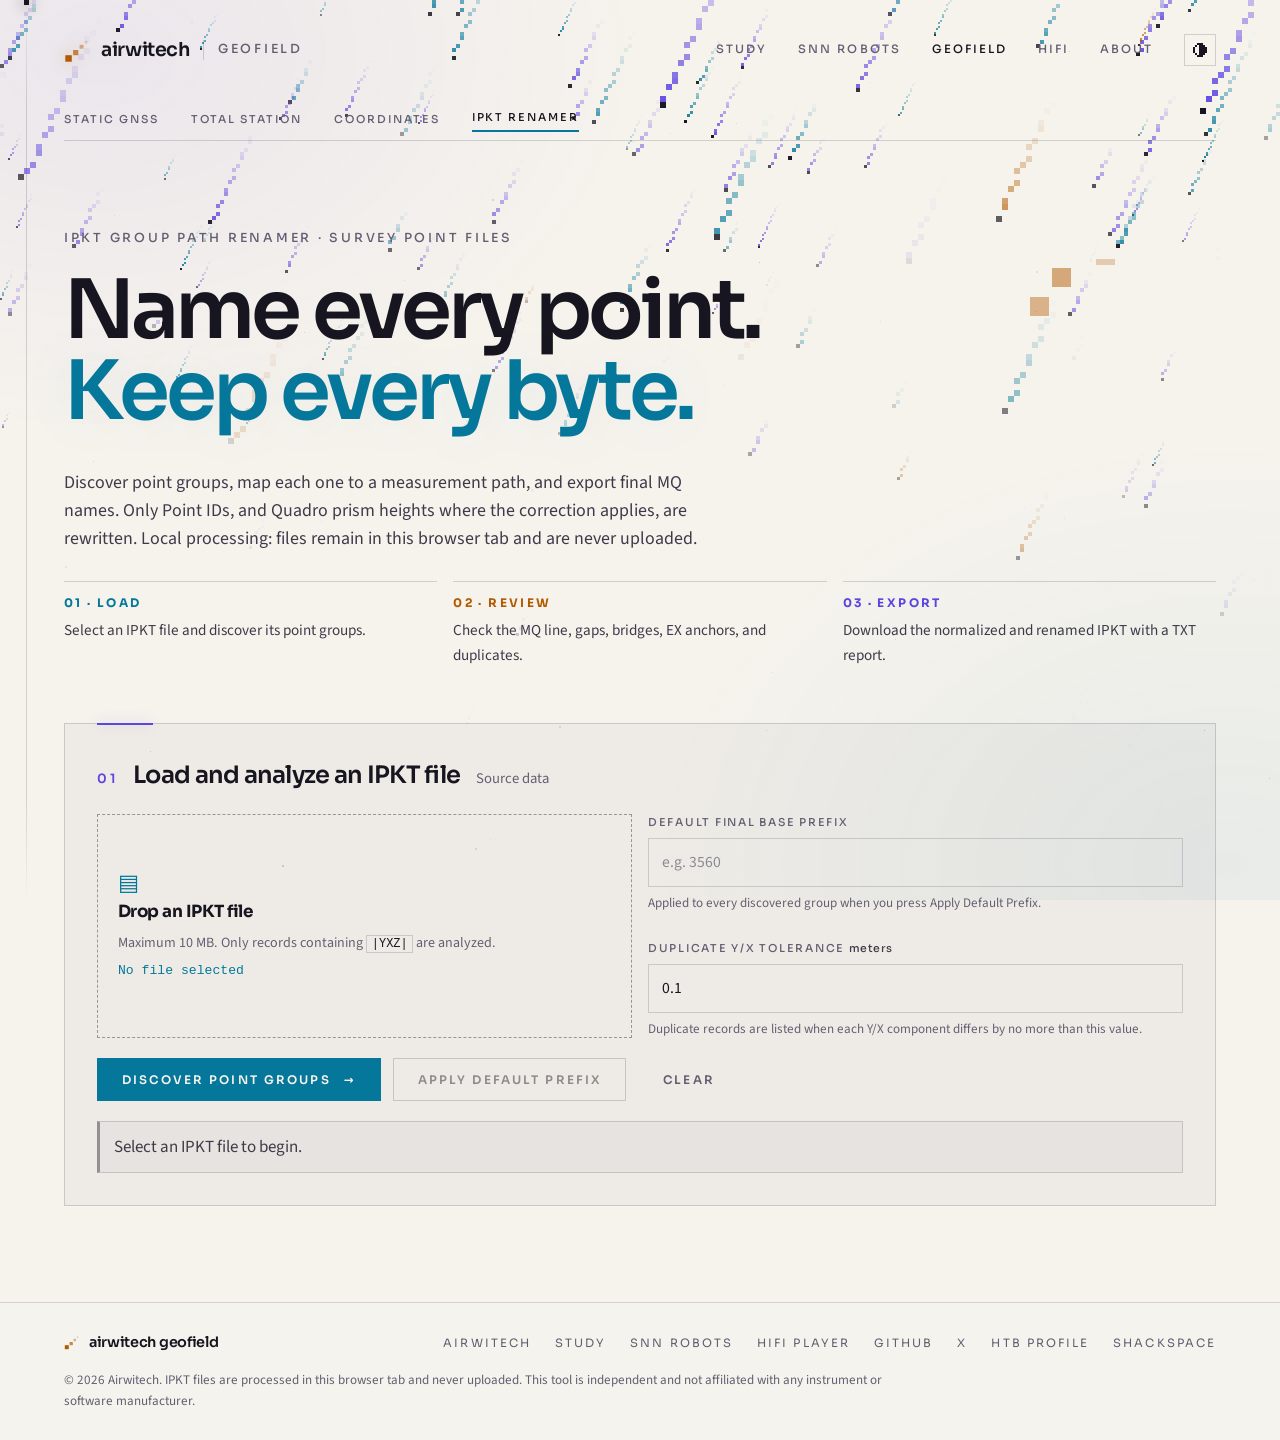
<file: index.html>
<!DOCTYPE html>
<html lang="en">
<head>
    <meta charset="UTF-8">
    <meta name="viewport" content="width=device-width, initial-scale=1.0, viewport-fit=cover">
    <meta http-equiv="Content-Security-Policy" content="default-src 'self'; script-src 'self'; style-src 'self'; img-src 'self' data: blob:; connect-src 'none'; object-src 'none'; base-uri 'none'; form-action 'none'">
    <meta name="theme-color" content="#06070c">
    <meta name="description" content="GeoField IPKT Group Path Renamer: discover point groups in IPKT point files, map them to measurement paths, and export final MQ point names locally in the browser.">
    <title>IPKT renamer · GeoField · airwitech</title>
    <link rel="icon" href="shared/favicon.svg" type="image/svg+xml">
    <link rel="stylesheet" href="shared/site.css">
    <link rel="stylesheet" href="shared/app.css">
    <link rel="stylesheet" href="style.css">
</head>
<body class="tone-gnss" data-tone="2">
<canvas class="meteors" id="meteors" aria-hidden="true"></canvas>
<div class="rail" aria-hidden="true"><span class="rail-pixel"></span></div>

<header class="site-header">
    <a class="logo" href="https://airwitech.com/" aria-label="Airwitech home">
        <svg class="logo-mark" viewBox="0 0 20 20" width="26" height="26" aria-hidden="true" focusable="false"><rect x="1" y="14" width="5" height="5" fill="currentColor"/><rect x="7" y="10" width="4" height="4" fill="currentColor" opacity=".7"/><rect x="12" y="6" width="3" height="3" fill="currentColor" opacity=".45"/><rect x="16" y="3" width="2" height="2" fill="currentColor" opacity=".25"/></svg>
        <span class="logo-word">airwitech</span>
        <span class="logo-tag">geofield</span>
    </a>
    <nav class="nav" aria-label="Airwitech sites">
        <a href="https://study.airwitech.com/">Study</a>
        <a href="https://snn-robots.airwitech.com/">SNN Robots</a>
        <a href="https://geofield.airwitech.com/" aria-current="page">GeoField</a>
        <a href="https://hifi.airwitech.com/">HiFi</a>
        <a href="https://airwitech.com/#about">About</a>
        <button class="theme-toggle" id="theme-toggle" type="button" aria-label="Switch between light and dark theme"><svg viewBox="0 0 7 7" width="14" height="14" aria-hidden="true" focusable="false"><path fill="currentColor" d="M2 0h3v1H2zM1 1h1v1H1zM5 1h1v1H5zM0 2h1v3H0zM6 2h1v3H6zM1 5h1v1H1zM5 5h1v1H5zM2 6h3v1H2zM3 1h2v1H3zM3 2h3v3H3zM3 5h2v1H3z"/></svg></button>
    </nav>
</header>

  <nav class="appbar" aria-label="GeoField tools">
    <div class="appbar-inner">
      <a href="https://geofield.airwitech.com/gnss">Static GNSS</a>
      <a href="https://geofield.airwitech.com/ts">Total station</a>
      <a href="https://geofield.airwitech.com/coordinate-converter/">Coordinates</a>
      <a href="https://geofield.airwitech.com/ipkt-renamer/" aria-current="page">IPKT renamer</a>
    </div>
  </nav>

<main id="main">
    <section class="hero" aria-labelledby="hero-title">
        <canvas class="hero-glyph" data-glyphs="tripod,network,bars" data-tones="1,0,2" aria-hidden="true"></canvas>
        <div class="hero-inner">
            <p class="eyebrow">IPKT group path renamer · survey point files</p>
            <h1 id="hero-title"><span>Name every point.</span><span class="line-amplify">Keep every byte.</span></h1>
            <p class="lede">
                Discover point groups, map each one to a measurement path, and export final MQ names.
                Only Point IDs, and Quadro prism heights where the correction applies, are rewritten.
                Local processing: files remain in this browser tab and are never uploaded.
            </p>
            <div class="steps-row">
                <div class="step-card tone-cyan"><b>01 · LOAD</b><span>Select an IPKT file and discover its point groups.</span></div>
                <div class="step-card tone-amber"><b>02 · REVIEW</b><span>Check the MQ line, gaps, bridges, EX anchors, and duplicates.</span></div>
                <div class="step-card tone-violet"><b>03 · EXPORT</b><span>Download the normalized and renamed IPKT with a TXT report.</span></div>
            </div>
        </div>
    </section>

    <div class="shell">
        <div class="stack">
            <section class="panel tone-violet" aria-labelledby="source-title">
                <div class="panel-head"><span class="no">01</span><h2 id="source-title">Load and analyze an IPKT file</h2><p>Source data</p></div>
                <div class="grid-2">
                    <label class="dropzone" data-dropzone>
                        <input id="ipktFile" type="file" accept=".ipkt">
                        <span class="dz-icon" aria-hidden="true">▤</span>
                        <strong>Drop an IPKT file</strong>
                        <span class="dz-hint">Maximum 10 MB. Only records containing <code>|YXZ|</code> are analyzed.</span>
                        <span class="dz-count" id="ipktFileCount">No file selected</span>
                    </label>
                    <div class="stack">
                        <label class="field"><span>Default final base prefix</span>
                            <input id="defaultBasePrefix" type="text" placeholder="e.g. 3560" autocomplete="off" spellcheck="false">
                            <small>Applied to every discovered group when you press Apply Default Prefix.</small>
                        </label>
                        <label class="field"><span>Duplicate Y/X tolerance <i>meters</i></span>
                            <input id="coordinateTolerance" type="number" min="0" max="1" step="0.001" value="0.1">
                            <small>Duplicate records are listed when each Y/X component differs by no more than this value.</small>
                        </label>
                    </div>
                </div>
                <div class="actions">
                    <button id="analyzeButton" class="button primary" type="button">Discover Point Groups <span aria-hidden="true">→</span></button>
                    <button id="applyPrefixButton" class="button" type="button" disabled>Apply Default Prefix</button>
                    <button id="clearButton" class="button quiet" type="button">Clear</button>
                </div>
                <p id="status" class="status" role="status" aria-live="polite">Select an IPKT file to begin.</p>
            </section>

            <section id="summaryCard" class="panel tone-amber hidden" aria-labelledby="processing-title">
                <div class="panel-head"><span class="no">02</span><h2 id="processing-title">Configure discovered groups</h2><p>Processing</p></div>
                <div class="metrics summary">
                    <article class="metric"><span>File</span><strong id="summaryFile" class="word">-</strong></article>
                    <article class="metric"><span>Numeric point records</span><strong id="summaryRecords">0</strong></article>
                    <article class="metric"><span>Discovered groups</span><strong id="summaryGroups">0</strong></article>
                    <article class="metric"><span>Skipped YXZ records</span><strong id="summarySkipped">0</strong></article>
                </div>
                <p class="fine help">
                    MQ numbering preserves original source-index gaps and can also detect missing sections from Y/X distance.
                    With the default 3.0 m step, a distance near 6.0 m advances two MQ positions.
                    Optional bridge detection recognizes each separate bounded bridge span, including rare files containing two or more bridges.
                    Groups explicitly ending in <code>.EX</code> use automatic coordinate-anchored EX numbering: the first EX point starts at the nearest configured prism or rail MQ, normally four EX points share an MQ, and two points share each MQ immediately before and after a detected bridge.
                    P uses suffixes 1/2, G uses 3/4, Q uses 3/4/1/2, and QL uses 1/3/4/2.
                    Direct final-MQ output also applies the existing -0.04 m Quadro prism-height correction.
                </p>
                <div class="type-legend" aria-label="Measurement type legend">
                    <span><strong>G</strong> = Rail path</span>
                    <span><strong>P</strong> = Prism path</span>
                    <span><strong>Q</strong> = Quadro</span>
                    <span><strong>QL</strong> = Quadro line</span>
                </div>
                <p class="swipe-hint">Swipe horizontally to review every configuration column on a phone.</p>
                <div class="table-wrap">
                    <table>
                        <thead>
                        <tr>
                            <th>Use</th>
                            <th>Source group</th>
                            <th>Found</th>
                            <th>Type</th>
                            <th>Path</th>
                            <th>Final base prefix</th>
                            <th>Start MQ</th>
                            <th>Coordinate gap check</th>
                            <th>Normal step (m)</th>
                            <th>Bridge detection</th>
                            <th>Bridge min (m)</th>
                            <th>Bridge approach max (m)</th>
                            <th>Preview</th>
                        </tr>
                        </thead>
                        <tbody id="groupsBody"></tbody>
                    </table>
                </div>
                <section class="schematic" aria-labelledby="schematicHeading">
                    <h3 id="schematicHeading">MQ Line Schematic</h3>
                    <p class="fine">A live view of proposed MQ names, measured sections, inferred missing sections, and recognized or reserved bridge spans.</p>
                    <div class="schematic-legend">
                        <span class="legend-item"><span class="legend-dot"></span>Measured MQ or EX position</span>
                        <span class="legend-item"><span class="legend-dot missing"></span>Missing MQ or EX position</span>
                        <span class="legend-item"><span class="legend-dot bridge"></span>Bridge section or reserved MQ</span>
                    </div>
                    <div id="mqSchematic"></div>
                </section>
                <div class="actions">
                    <button id="renameButton" class="button primary" type="button">Build Renamed IPKT <span aria-hidden="true">→</span></button>
                </div>
                <ul id="warnings" class="warning-list"></ul>
            </section>

            <section id="duplicatesCard" class="panel tone-amber hidden" aria-labelledby="duplicates-title">
                <div class="panel-head"><span class="no">03</span><h2 id="duplicates-title">Review duplicate coordinates</h2><p>Quality check</p></div>
                <p id="duplicatesSummary" class="status"></p>
                <div id="duplicateResults"></div>
                <div class="actions">
                    <button id="downloadDuplicatesButton" class="button" type="button" disabled>Download Duplicate TXT Report</button>
                </div>
            </section>

            <section id="exportCard" class="panel tone-cyan hidden" aria-labelledby="results-title">
                <div class="panel-head"><span class="no">04</span><h2 id="results-title">Export processed files</h2><p>Results</p></div>
                <p id="exportSummary" class="status success"></p>
                <div class="actions">
                    <button id="downloadNormalizedButton" class="button" type="button">Download Normalized IPKT</button>
                    <button id="downloadIpktButton" class="button primary" type="button">Download Renamed IPKT</button>
                    <button id="downloadReportButton" class="button" type="button">Download TXT Report</button>
                </div>
            </section>
        </div>
    </div>
</main>

<footer class="site-footer">
    <p class="footer-mark">
        <svg viewBox="0 0 20 20" width="16" height="16" aria-hidden="true" focusable="false"><rect x="1" y="14" width="5" height="5" fill="currentColor"/><rect x="7" y="10" width="4" height="4" fill="currentColor" opacity=".7"/><rect x="12" y="6" width="3" height="3" fill="currentColor" opacity=".45"/><rect x="16" y="3" width="2" height="2" fill="currentColor" opacity=".25"/></svg>
        airwitech geofield
    </p>
    <ul class="footer-links">
        <li><a href="https://airwitech.com/">Airwitech</a></li>
        <li><a href="https://study.airwitech.com/">Study</a></li>
        <li><a href="https://snn-robots.airwitech.com/">SNN Robots</a></li>
        <li><a href="https://hifi.airwitech.com/">HiFi Player</a></li>
        <li><a href="https://github.com/Vitalii-Khomenko" rel="me noopener noreferrer">GitHub</a></li>
        <li><a href="https://x.com/VitaliiKhomenk1" rel="me noopener noreferrer">X</a></li>
        <li><a href="https://profile.hackthebox.com/profile/019c5de1-3684-718b-83fe-028319a5a7d0" rel="me noopener noreferrer">HTB profile</a></li>
        <li><a href="https://www.shackspace.de/" rel="noopener noreferrer">shackspace</a></li>
    </ul>
    <p class="footer-note footer-legal">&copy; 2026 Airwitech. IPKT files are processed in this browser tab and never uploaded. This tool is independent and not affiliated with any instrument or software manufacturer.</p>
</footer>

<script src="shared/site.js"></script>
<script src="app.js"></script>
</body>
</html>
</file>
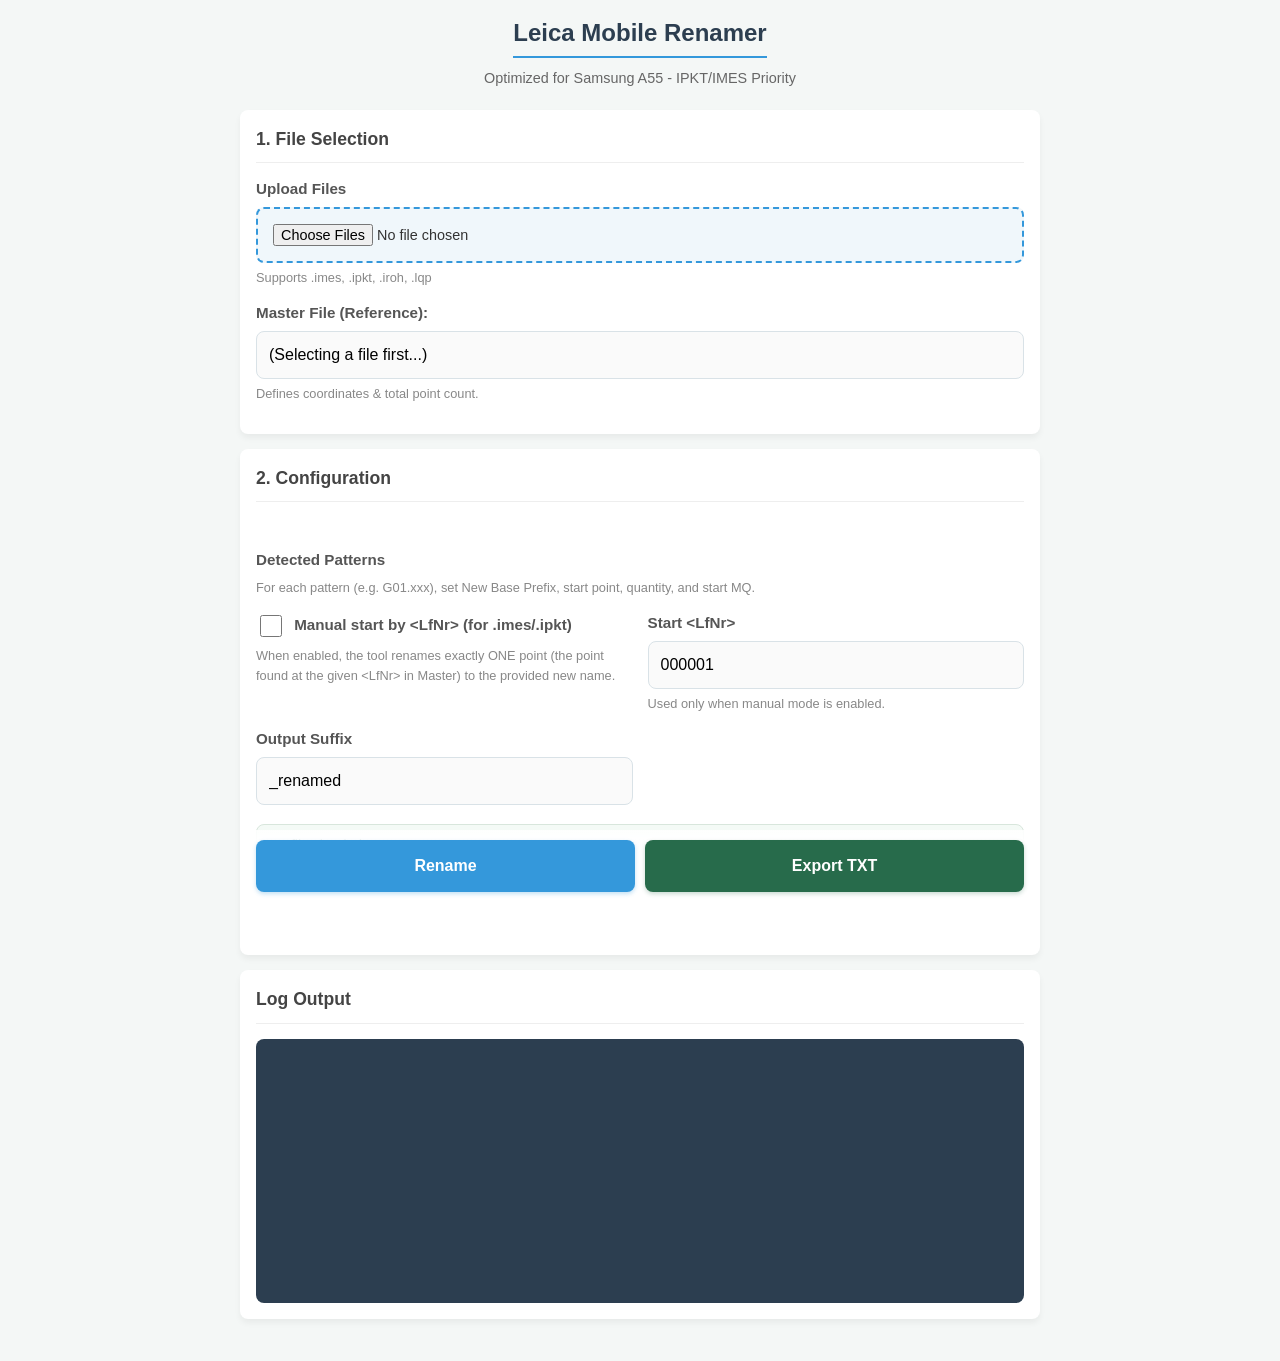
<file: index_singlefile_mobile.html>
<!DOCTYPE html>
<html lang="en">
<head>
    <meta charset="UTF-8">
    <meta name="viewport" content="width=device-width, initial-scale=1.0, viewport-fit=cover">
    <meta http-equiv="Content-Security-Policy" content="default-src 'self'; script-src 'self' 'unsafe-inline'; style-src 'self' 'unsafe-inline'; img-src 'self' data: blob:; connect-src 'none'; object-src 'none'; base-uri 'none'; form-action 'none'">
    <title>Leica Mobile Renamer V3</title>
    <style>
:root {
    --primary-color: #3498db;
    --primary-dark: #2980b9;
    --background: #f4f7f6;
    --card-bg: #fff;
    --text-color: #333;
    --spacing-unit: 15px;
    --border-color: #d9e2e7;
    --focus-color: #145f93;
}

body {
    font-family: 'Segoe UI', -apple-system, BlinkMacSystemFont, Roboto, sans-serif;
    margin: 0;
    padding: max(var(--spacing-unit), env(safe-area-inset-top)) max(var(--spacing-unit), env(safe-area-inset-right)) max(var(--spacing-unit), env(safe-area-inset-bottom)) max(var(--spacing-unit), env(safe-area-inset-left));
    background-color: var(--background);
    color: var(--text-color);
    line-height: 1.5;
    min-height: 100dvh;
    -webkit-text-size-adjust: 100%;
    touch-action: manipulation;
}

.container {
    max-width: 800px;
    margin: 0 auto;
    padding-bottom: calc(12px + env(safe-area-inset-bottom));
}

/* Mobile Header */
header {
    text-align: center;
    margin-bottom: 20px;
}

h1 {
    font-size: 1.5rem;
    margin: 0 0 10px 0;
    color: #2c3e50;
    border-bottom: 2px solid var(--primary-color);
    display: inline-block;
    padding-bottom: 5px;
}

p {
    font-size: 0.9rem;
    color: #666;
    margin: 0;
}

/* Cards */
.card {
    background: var(--card-bg);
    padding: 16px;
    border-radius: 8px;
    box-shadow: 0 4px 6px rgba(0,0,0,0.05);
    margin-bottom: 15px;
}

h3 {
    margin-top: 0;
    margin-bottom: 15px;
    font-size: 1.1rem;
    color: #444;
    border-bottom: 1px solid #eee;
    padding-bottom: 10px;
}

/* Form Elements - Touch Friendly */
.form-group {
    margin-bottom: 15px;
}

label {
    display: block;
    margin-bottom: 6px;
    font-weight: 600;
    font-size: 0.95rem;
    color: #555;
    /* Prevent text selection when tapping quickly */
    user-select: none;
}

input[type="text"],
input[type="number"],
select {
    width: 100%;
    min-height: 48px;
    padding: 12px; /* Bigger touch target */
    font-size: 16px; /* Prevent automatic zoom on mobile browsers */
    border: 1px solid var(--border-color);
    border-radius: 8px;
    box-sizing: border-box;
    background-color: #fafafa;
    appearance: none;
    -webkit-appearance: none; /* Normalize iOS appearance */
}

input[type="text"]:focus,
input[type="number"]:focus,
select:focus {
    border-color: var(--focus-color);
    box-shadow: 0 0 0 3px rgba(20, 95, 147, 0.16);
    outline: none;
}

input[type="checkbox"] {
    width: 22px;
    height: 22px;
    margin-right: 8px;
    vertical-align: middle;
    accent-color: var(--primary-color);
}

input[type="file"] {
    padding: 15px;
    border: 2px dashed #3498db;
    border-radius: 8px;
    width: 100%;
    box-sizing: border-box;
    background: #f0f7fb;
    text-align: center;
    font-size: 0.9rem;
}

.hint {
    display: block;
    margin-top: 5px;
    font-size: 0.8rem;
    color: #888;
}

.status-line {
    min-height: 20px;
    margin-bottom: 12px;
    font-size: 0.86rem;
    font-weight: 600;
    color: #276b4b;
}

.summary-box {
    margin-top: 4px;
    padding: 10px 12px;
    border: 1px solid #d8e6dc;
    border-radius: 8px;
    background: #f4faf6;
    color: #2f5d46;
    font-size: 0.88rem;
}

/* Grid Layout */
.grid-2 {
    display: grid;
    grid-template-columns: 1fr;
    gap: 15px;
}

/* Tablet/Desktop Override */
@media (min-width: 600px) {
    .grid-2 {
        grid-template-columns: 1fr 1fr;
    }
}

/* Buttons */
button {
    background-color: var(--primary-color);
    color: white;
    border: none;
    min-height: 52px;
    padding: 14px 16px; /* Fat finger friendly */
    border-radius: 8px;
    font-size: 1rem;
    font-weight: 600;
    width: 100%;
    cursor: pointer;
    box-shadow: 0 2px 4px rgba(52, 152, 219, 0.3);
    transition: transform 0.1s, background-color 0.2s;
    touch-action: manipulation;
}

.action-row {
    display: grid;
    grid-template-columns: 1fr 1fr;
    gap: 10px;
    position: sticky;
    bottom: calc(8px + env(safe-area-inset-bottom));
    z-index: 2;
    margin-top: 10px;
    padding: 10px 0 0;
    background: linear-gradient(to bottom, rgba(255,255,255,0.88), var(--card-bg) 35%);
}

.action-row button {
    margin-top: 0;
}

button:active {
    transform: scale(0.98);
    background-color: var(--primary-dark);
}

button:focus-visible {
    outline: 3px solid rgba(20, 95, 147, 0.35);
    outline-offset: 2px;
}

button:disabled {
    cursor: not-allowed;
    opacity: 0.6;
    transform: none;
}

#exportTxtBtn {
    background-color: #276b4b;
    box-shadow: 0 2px 4px rgba(39, 107, 75, 0.25);
}

#exportTxtBtn:active {
    background-color: #1e563c;
}

/* Log Console */
#log {
    background: #2c3e50;
    color: #ecf0f1;
    padding: 12px;
    border-radius: 8px;
    font-family: 'Consolas', monospace;
    font-size: 0.82rem;
    height: clamp(170px, 28dvh, 240px);
    overflow-y: auto;
    white-space: pre-wrap;
    overflow-wrap: anywhere;
    -webkit-overflow-scrolling: touch;
    /* Custom scrollbar for webkit */
    scrollbar-width: thin;
    scrollbar-color: #555 #2c3e50;
}

.success { color: #2ecc71; font-weight: bold; }
.warning { color: #f1c40f; }
.error { color: #e74c3c; font-weight: bold; }

@media (max-width: 420px) {
    body {
        padding: 10px;
    }

    header {
        margin-bottom: 12px;
    }

    h1 {
        font-size: 1.35rem;
    }

    .card {
        padding: 14px;
    }

    .hint {
        font-size: 0.78rem;
    }

    .summary-box {
        font-size: 0.82rem;
    }
}
    </style>
</head>
<body>
    <div class="container">
        <header>
            <h1>Leica Mobile Renamer</h1>
            <p>Optimized for Samsung A55 - IPKT/IMES Priority</p>
        </header>

        <div class="card">
            <h3>1. File Selection</h3>
            <div class="form-group">
                <label for="fileInput">Upload Files</label>
                <input type="file" id="fileInput" multiple accept=".imes,.ipkt,.iroh,.lqp,.txt">
                <small class="hint">Supports .imes, .ipkt, .iroh, .lqp</small>
            </div>
            <div class="form-group">
                <label for="masterFileSelect">Master File (Reference):</label>
                <select id="masterFileSelect">
                    <option value="">(Selecting a file first...)</option>
                </select>
                <small class="hint">Defines coordinates &amp; total point count.</small>
            </div>
        </div>

        <div class="card">
            <h3>2. Configuration</h3>
            <div id="busyStatus" class="status-line" aria-live="polite"></div>
            <div class="form-group">
                <label>Detected Patterns</label>
                <div id="patternsContainer"></div>
                <small class="hint">For each pattern (e.g. G01.xxx), set New Base Prefix, start point, quantity, and start MQ.</small>
            </div>

            <div class="grid-2">
                <div class="form-group">
                    <label>
                        <input type="checkbox" id="useLfNrStart">
                        Manual start by &lt;LfNr&gt; (for .imes/.ipkt)
                    </label>
                    <small class="hint">When enabled, the tool renames exactly ONE point (the point found at the given &lt;LfNr&gt; in Master) to the provided new name.</small>
                </div>
                <div class="form-group">
                    <label for="startLfNr">Start &lt;LfNr&gt;</label>
                    <input type="text" id="startLfNr" value="000001" placeholder="e.g. 22 or 000022" inputmode="numeric" autocomplete="off">
                    <small class="hint">Used only when manual mode is enabled.</small>
                </div>
            </div>

            <div id="manualOverrideFields" style="display:none;">
                <div class="grid-2">
                    <div class="form-group">
                        <label for="manualNewPointName">Manual: New Point Name</label>
                        <input type="text" id="manualNewPointName" value="" placeholder="e.g. 3560.MQ01.03" autocomplete="off" autocapitalize="characters" spellcheck="false">
                        <small class="hint">No spaces. The tool applies this rename across the current session files.</small>
                    </div>
                </div>
            </div>

            <div class="grid-2">
                <div class="form-group">
                    <label for="suffix">Output Suffix</label>
                    <input type="text" id="suffix" value="_renamed" placeholder="_renamed" autocomplete="off" spellcheck="false">
                </div>
            </div>

            <div id="exportSummary" class="summary-box" aria-live="polite">No files loaded yet.</div>

            <div class="action-row">
                <button id="processBtn">Rename</button>
                <button id="exportTxtBtn" type="button">Export TXT</button>
            </div>
        </div>

        <div class="card">
            <h3>Log Output</h3>
            <div id="log"></div>
        </div>
    </div>

    <!-- Scripts: Order is important -->
    <script>
// --- Global State ---
window.coordinateMap = new Map();

// --- Helpers ---
function pad2(value) {
    return String(parseInt(value, 10)).padStart(2, '0');
}

function pad3(value) {
    return String(parseInt(value, 10)).padStart(3, '0');
}

// Parses only dot-format IDs used in this project:
//   G01.001 .. G10.998
//   P01.001 .. P10.998
//   Q01.001 .. Q10.998
// Returns null if not supported.
function parsePointId(value) {
    if (value === null || value === undefined) return null;
    const normalized = String(value).trim().toUpperCase();
    const match = normalized.match(/^([GPQ])(0[1-9]|10)\.(\d{3})$/);
    if (!match) return null;

    const family = match[1];
    const path = match[2];
    const index = parseInt(match[3], 10);
    if (!Number.isInteger(index) || index < 1 || index > 998) return null;

    return {
        normalized: `${family}${path}.${pad3(index)}`,
        family,
        path,
        index,
        patternKey: `${family}${path}`
    };
}

function getSuffixCodeFromPointId(parsedPointId) {
    if (!parsedPointId) return null;
    if (parsedPointId.family === 'Q') {
        const position = (parsedPointId.index - 1) % 4;
        return ['03', '04', '01', '02'][position];
    }

    const isOdd = parsedPointId.index % 2 !== 0;
    if (parsedPointId.family === 'P') {
        return isOdd ? '01' : '02';
    }
    return isOdd ? '03' : '04';
}

function isQuadroPrismPoint(parsedPointId) {
    return !!parsedPointId && parsedPointId.family === 'Q' && ((parsedPointId.index - 1) % 4) >= 2;
}

function addDeltaToNumericField(valueText, delta) {
    const raw = String(valueText);
    const match = raw.match(/^(\s*)([+-]?\d+(?:\.\d+)?)(\s*)$/);
    if (!match) return null;

    const numericText = match[2];
    const decimals = numericText.includes('.') ? Math.max(numericText.split('.')[1].length, 2) : 2;
    const updated = (parseFloat(numericText) + delta).toFixed(decimals);
    const targetWidth = Math.max(raw.length - match[3].length, updated.length);
    return updated.padStart(targetWidth, ' ') + match[3];
}

function applyQuadroPrismHeightOffset(line, patternType) {
    if (patternType === 'imes') {
        const yxzIndex = line.indexOf('|YXZ|');
        if (yxzIndex === -1) return line;

        const postYxz = line.substring(yxzIndex + 5);
        const parts = postYxz.split('|');
        if (parts.length < 3) return line;

        const adjustedHeight = addDeltaToNumericField(parts[2], 0.04);
        if (adjustedHeight === null) return line;

        parts[2] = adjustedHeight;
        return line.substring(0, yxzIndex + 5) + parts.join('|');
    }

    if (patternType === 'iroh') {
        let changed = false;
        const updated = line.replace(/(\b(?:H|Z):)([^|]*)/, (full, label, value) => {
            if (changed) return full;
            const adjustedHeight = addDeltaToNumericField(value, 0.04);
            if (adjustedHeight === null) return full;
            changed = true;
            return label + adjustedHeight;
        });
        return updated;
    }

    if (patternType === 'lqp') {
        const match = line.match(/^(\s*\S+\s+\S+\s+\S+\s+)([+-]?\d+(?:\.\d+)?)(.*)$/);
        if (!match) return line;

        const adjustedHeight = addDeltaToNumericField(match[2], 0.04);
        if (adjustedHeight === null) return line;
        return match[1] + adjustedHeight.trim() + match[3];
    }

    return line;
}

const SUPPORTED_INPUT_EXTENSIONS = new Set(['imes', 'ipkt', 'iroh', 'lqp', 'txt']);
const MAX_INPUT_FILE_SIZE_BYTES = 10 * 1024 * 1024;
const MAX_SESSION_FILE_SIZE_BYTES = 30 * 1024 * 1024;
const SAFE_NAME_COMPONENT_PATTERN = /^[A-Za-z0-9._-]+$/;
const SAFE_SUFFIX_PATTERN = /^[A-Za-z0-9._-]*$/;

function getFileExtension(fileName) {
    const parts = String(fileName || '').split('.');
    return parts.length > 1 ? parts.pop().toLowerCase() : '';
}

function formatBytes(bytes) {
    if (!Number.isFinite(bytes) || bytes < 0) return '0 B';
    if (bytes < 1024) return `${bytes} B`;
    const kb = bytes / 1024;
    if (kb < 1024) return `${kb.toFixed(1)} KB`;
    return `${(kb / 1024).toFixed(1)} MB`;
}

function isSupportedInputExtension(fileName) {
    return SUPPORTED_INPUT_EXTENSIONS.has(getFileExtension(fileName));
}

function isSafeNameComponent(value) {
    return SAFE_NAME_COMPONENT_PATTERN.test(String(value || '').trim());
}

function isSafeOutputSuffix(value) {
    return SAFE_SUFFIX_PATTERN.test(String(value || '').trim());
}

function filterAcceptedInputFiles(files) {
    const accepted = [];
    const warnings = [];
    let totalBytes = 0;

    for (const file of files) {
        if (!isSupportedInputExtension(file.name)) {
            warnings.push(`Skipped ${file.name}: unsupported extension.`);
            continue;
        }

        if (file.size > MAX_INPUT_FILE_SIZE_BYTES) {
            warnings.push(`Skipped ${file.name}: ${formatBytes(file.size)} exceeds ${formatBytes(MAX_INPUT_FILE_SIZE_BYTES)} file limit.`);
            continue;
        }

        if (totalBytes + file.size > MAX_SESSION_FILE_SIZE_BYTES) {
            warnings.push(`Skipped ${file.name}: session would exceed ${formatBytes(MAX_SESSION_FILE_SIZE_BYTES)} total limit.`);
            continue;
        }

        accepted.push(file);
        totalBytes += file.size;
    }

    return { accepted, warnings, totalBytes };
}

function readFile(file) {
    return new Promise((resolve, reject) => {
        const reader = new FileReader();
        reader.onload = e => resolve(e.target.result);
        reader.onerror = e => reject(e);
        reader.readAsText(file);
    });
}

function downloadFile(content, oldName, suffix) {
    const blob = new Blob([content], { type: 'text/plain' });
    const url = URL.createObjectURL(blob);
    const a = document.createElement('a');

    const parts = oldName.split('.');
    const ext = parts.pop();
    const name = parts.join('.');

    a.href = url;
    a.download = `${name}${suffix}.${ext}`;
    document.body.appendChild(a);
    a.click();
    document.body.removeChild(a);
    URL.revokeObjectURL(url);
}

function downloadTextFile(content, filename) {
    const blob = new Blob([content], { type: 'text/plain' });
    const url = URL.createObjectURL(blob);
    const a = document.createElement('a');
    a.href = url;
    a.download = filename;
    document.body.appendChild(a);
    a.click();
    document.body.removeChild(a);
    URL.revokeObjectURL(url);
}

// Keep log bounded for long multi-run sessions (mobile safety)
const LOG_MAX_LINES = 400;

function enforceLogLimit(logDiv) {
    if (!logDiv) return;
    const maxNodes = LOG_MAX_LINES * 2 + 10;
    while (logDiv.childNodes.length > maxNodes) {
        logDiv.removeChild(logDiv.firstChild);
    }
}

function log(msg) {
    appendLog(String(msg), '');
}

function appendLog(msg, type) {
    const logDiv = document.getElementById('log');
    const span = document.createElement('span');
    if (type) span.className = type;
    span.textContent = msg;
    logDiv.appendChild(span);
    logDiv.appendChild(document.createTextNode('\n'));
    enforceLogLimit(logDiv);
    logDiv.scrollTop = logDiv.scrollHeight;
}

function logSuccess(msg) { appendLog(msg, 'success'); }
function logWarning(msg) { appendLog(msg, 'warning'); }
function logError(msg) { appendLog(msg, 'error'); }
function clearLog() { document.getElementById('log').textContent = ''; }
    </script>
    <script>
// --- Parsing Logic ---

function buildCoordinateMap(text, filename) {
    coordinateMap.clear();
    const isLqp = filename.toLowerCase().endsWith('.lqp');
    const lines = text.split('\n');

    if (isLqp) {
        let buffer = [];
        let inBlock = false;

        for (let i = 0; i < lines.length; i++) {
            const line = lines[i].trim();
            if (line.startsWith('-----')) {
                if (buffer.length >= 2) parseLqpBlock(buffer);
                buffer = [];
                inBlock = true;
            } else if (inBlock && line.length > 0) {
                buffer.push(line);
            }
        }

        if (buffer.length >= 2) parseLqpBlock(buffer);
    } else {
        lines.forEach(line => {
            const yxzIndex = line.indexOf('|YXZ|');
            if (yxzIndex > -1) {
                const preYxz = line.substring(0, yxzIndex);
                const lastPipeIndex = preYxz.lastIndexOf('|');

                if (lastPipeIndex > -1) {
                    const idPart = preYxz.substring(lastPipeIndex + 1);
                    const id = idPart.trim();

                    const postYxz = line.substring(yxzIndex + 5);
                    const parts = postYxz.split('|');
                    if (parts.length >= 2) {
                        const y = parseFloat(parts[0].trim());
                        const x = parseFloat(parts[1].trim());
                        if (id && !isNaN(y) && !isNaN(x)) {
                            coordinateMap.set(id, { y, x });
                        }
                    }
                }
                return;
            }

            if (line.includes('PID:')) {
                const pipeParts = line.split('|');
                let pid = null, y = null, x = null;
                let isHeader = false;

                pipeParts.forEach(part => {
                    const trimmed = part.trim();
                    if (trimmed.startsWith('PID:')) {
                        pid = trimmed.substring(4).trim();
                    } else if (trimmed.startsWith('Y:')) {
                        y = parseFloat(trimmed.substring(2).trim());
                    } else if (trimmed.startsWith('X:')) {
                        x = parseFloat(trimmed.substring(2).trim());
                    } else if (trimmed.startsWith('CODE:')) {
                        const code = trimmed.substring(5).trim();
                        if (code === 'iGeo') isHeader = true;
                    }
                });

                if (pid && !isNaN(y) && !isNaN(x) && !isHeader) {
                    coordinateMap.set(pid, { y, x });
                }
            }
        });
    }
}

function parseLqpBlock(buffer) {
    try {
        const idLine = buffer[0].trim().split(/\s+/);
        const coordLine = buffer[1].trim().split(/\s+/);

        if (idLine.length > 0 && coordLine.length >= 2) {
            const id = idLine[0];
            const y = parseFloat(coordLine[0]);
            const x = parseFloat(coordLine[1]);

            if (!isNaN(y) && !isNaN(x)) {
                coordinateMap.set(id, { y, x });
            }
        }
    } catch (e) {
        console.warn('Skipped LQP block due to parse error', buffer);
    }
}
    </script>
    <script>
// --- Renaming Logic ---

function processSingleFileSinglePointRename(content, ext, oldId, newName, options = {}) {
    if (typeof content !== 'string') {
        throw new Error('Invalid file content.');
    }
    if (!oldId || !newName) {
        throw new Error('Manual rename requires oldId and newName.');
    }
    if (!coordinateMap.has(oldId)) {
        return { modified: false, count: 0, content };
    }

    const reportLines = Array.isArray(options.reportLines) ? options.reportLines : null;
    const fileName = options.fileName || '';

    const lines = content.split('\n');
    const newLines = [];
    let localRenameCount = 0;

    for (let line of lines) {
        if (ext === 'imes' || ext === 'ipkt') {
            const yxzIndex = line.indexOf('|YXZ|');
            if (yxzIndex > -1) {
                const preYxz = line.substring(0, yxzIndex);
                const lastPipeIndex = preYxz.lastIndexOf('|');
                if (lastPipeIndex > -1) {
                    const idInLine = preYxz.substring(lastPipeIndex + 1).trim();
                    if (idInLine === oldId) {
                        let valid = true;
                        const postYxz = line.substring(yxzIndex + 5);
                        const parts = postYxz.split('|');
                        if (parts.length >= 2) {
                            const y = parseFloat(parts[0].trim());
                            const x = parseFloat(parts[1].trim());
                            if (!isNaN(y) && !isNaN(x)) {
                                const master = coordinateMap.get(oldId);
                                if (Math.abs(master.y - y) > 0.05 || Math.abs(master.x - x) > 0.05) {
                                    logWarning(`Skipping ${oldId}: Coords mismatch (File: ${y},${x} | Master: ${master.y},${master.x})`);
                                    valid = false;
                                }
                            }
                        }

                        if (valid) {
                            const originalSegment = line.substring(lastPipeIndex + 1, yxzIndex);
                            const originalLen = originalSegment.length;
                            let newPaddingLen = originalLen - newName.length;
                            if (newPaddingLen < 0) newPaddingLen = 0;
                            const newSegment = ' '.repeat(newPaddingLen) + newName;
                            line = line.substring(0, lastPipeIndex + 1) + newSegment + line.substring(yxzIndex);
                            localRenameCount++;
                            if (reportLines) reportLines.push(`${fileName}|${oldId} -> ${newName}`);
                        }
                    }
                }
            }
            newLines.push(line);
            continue;
        }

        if (ext === 'iroh') {
            if (!line.includes('PID:')) {
                newLines.push(line);
                continue;
            }

            const pipeParts = line.split('|');
            let tempPid = null, tempY = null, tempX = null;
            let isHeader = false;

            for (let part of pipeParts) {
                const trimmed = part.trim();
                if (trimmed.startsWith('PID:')) tempPid = trimmed.substring(4).trim();
                if (trimmed.startsWith('CLS:')) {
                    const clsVal = trimmed.substring(4).trim();
                    if (clsVal === 'STAT') isHeader = true;
                }
                if (trimmed.startsWith('Y:')) {
                    const val = trimmed.substring(2).trim();
                    if (val) tempY = parseFloat(val);
                }
                if (trimmed.startsWith('X:')) {
                    const val = trimmed.substring(2).trim();
                    if (val) tempX = parseFloat(val);
                }
                if (trimmed.startsWith('CODE:')) {
                    const codeVal = trimmed.substring(5).trim();
                    if (codeVal === 'iGeo') isHeader = true;
                }
            }

            if (!isHeader && tempPid === oldId) {
                if (!Number.isFinite(tempY) || !Number.isFinite(tempX)) {
                    newLines.push(line);
                    continue;
                }

                const master = coordinateMap.get(oldId);
                if (Math.abs(master.y - tempY) > 0.05 || Math.abs(master.x - tempX) > 0.05) {
                    logWarning(`Skipping ${oldId}: Coords mismatch (File: ${tempY},${tempX} | Master: ${master.y},${master.x})`);
                    newLines.push(line);
                    continue;
                }

                const pidStartIdx = line.indexOf('PID:');
                if (pidStartIdx > -1) {
                    const pipeAfterPid = line.indexOf('|', pidStartIdx);
                    if (pipeAfterPid > -1) {
                        const fieldContent = line.substring(pidStartIdx, pipeAfterPid);
                        const fieldWidth = fieldContent.length;
                        const label = 'PID:';
                        const availableSpace = fieldWidth - label.length;
                        let padding = availableSpace - newName.length;
                        if (padding < 0) padding = 0;
                        const newField = label + ' '.repeat(padding) + newName;
                        line = line.substring(0, pidStartIdx) + newField + line.substring(pipeAfterPid);
                        localRenameCount++;
                        if (reportLines) reportLines.push(`${fileName}|${oldId} -> ${newName}`);
                    }
                }
            }

            newLines.push(line);
            continue;
        }

        if (ext === 'lqp') {
            const trimmed = line.trim();
            if (trimmed.length > 0) {
                const tokens = trimmed.split(/\s+/);
                const candidateId = tokens[0];
                const secondToken = parseFloat(tokens[1]);
                const thirdToken = parseFloat(tokens[2]);
                const looksLikeLqpMeasurementLine =
                    Number.isFinite(secondToken) &&
                    Number.isFinite(thirdToken) &&
                    secondToken >= 0 && secondToken <= 400 &&
                    thirdToken >= 0 && thirdToken <= 400;

                const isDate = /^\d{2}\.\d{2}\.\d{4}/.test(candidateId);
                const isSep = /^[-=]+$/.test(candidateId);
                const isLabel = /^[A-Za-z]+$/.test(candidateId) && !/\d/.test(candidateId);

                if (!isDate && !isSep && !isLabel && looksLikeLqpMeasurementLine) {
                    if (candidateId === oldId && coordinateMap.has(candidateId)) {
                        const idIndex = line.indexOf(candidateId);
                        if (idIndex > -1 && idIndex < 20) {
                            const idEndIndex = idIndex + candidateId.length;
                            const dataPart = line.substring(idEndIndex);
                            const totalSpaceAvailable = idEndIndex;
                            const newNameLen = newName.length;
                            let newPaddingSize = totalSpaceAvailable - newNameLen;
                            let prefixSpace = '';
                            if (newPaddingSize > 0) prefixSpace = ' '.repeat(newPaddingSize);
                            line = prefixSpace + newName + dataPart;
                            localRenameCount++;
                            if (reportLines) reportLines.push(`${fileName}|${oldId} -> ${newName}`);
                        }
                    }
                }
            }
            newLines.push(line);
            continue;
        }

        newLines.push(line);
    }

    return {
        modified: localRenameCount > 0,
        count: localRenameCount,
        content: newLines.join('\n')
    };
}

function getPairIndexFromPointIndex(index) {
    return Math.floor((index - 1) / 2);
}

function getMqGroupIndexFromParsedPoint(parsedPointId) {
    if (parsedPointId && parsedPointId.family === 'Q') {
        return Math.floor((parsedPointId.index - 1) / 4);
    }
    return getPairIndexFromPointIndex(parsedPointId.index);
}

function getMqIndexForParsedPoint(session, parsedPointId) {
    const startMq = Number.isInteger(session.startMq) ? session.startMq : session.mqIndex;
    const parsedStartPoint = parsePointId(session.startOldId);
    const startPairIndex = Number.isInteger(session.startPairIndex)
        ? session.startPairIndex
        : getMqGroupIndexFromParsedPoint(parsedStartPoint || parsedPointId);
    return startMq + getMqGroupIndexFromParsedPoint(parsedPointId) - startPairIndex;
}

function processSingleFileMultiPattern(content, ext, sessions, options = {}) {
    if (content.length > 5 * 1024 * 1024 && !content.includes('\n')) {
        throw new Error('File too large and lacks newlines. Possible binary or corrupted file.');
    }

    const reportLines = Array.isArray(options.reportLines) ? options.reportLines : null;
    const fileName = options.fileName || '';

    const useLfNrStart = !!options.useLfNrStart && (ext === 'imes' || ext === 'ipkt');
    const startLfNr = options.startLfNr || null;
    const manualState = options.manualState && typeof options.manualState === 'object' ? options.manualState : { started: false };

    const manualOverride = options.manualOverride && typeof options.manualOverride === 'object' ? options.manualOverride : null;
    const manualOverrideEnabled = !!(manualOverride && manualOverride.enabled);

    const sessionsByKey = new Map();
    for (const s of sessions) {
        sessionsByKey.set(s.patternKey, s);
    }

    const lines = content.split('\n');
    const newLines = [];
    let localRenameCount = 0;

    for (let line of lines) {
        let id = null, y = null, x = null;
        let lfNr = null;
        let patternType = 'unknown';

        const yxzIndex = line.indexOf('|YXZ|');
        if (yxzIndex > -1) {
            const firstPipeIndex = line.indexOf('|');
            if (firstPipeIndex > -1) {
                const rawLfNr = line.substring(0, firstPipeIndex).trim();
                if (/^\d{1,6}$/.test(rawLfNr)) {
                    lfNr = String(parseInt(rawLfNr, 10)).padStart(6, '0');
                }
            }
            const preYxz = line.substring(0, yxzIndex);
            const lastPipeIndex = preYxz.lastIndexOf('|');
            if (lastPipeIndex > -1) {
                id = preYxz.substring(lastPipeIndex + 1).trim();

                const postYxz = line.substring(yxzIndex + 5);
                const parts = postYxz.split('|');
                if (parts.length >= 2) {
                    y = parseFloat(parts[0].trim());
                    x = parseFloat(parts[1].trim());
                    patternType = 'imes';
                }
            }
        }

        if (useLfNrStart && !manualState.started && patternType === 'imes' && lfNr && startLfNr && lfNr === startLfNr) {
            manualState.started = true;
        }

        if (manualOverrideEnabled && manualState.started && manualOverride.remaining > 0 && id) {
            const parsed = parsePointId(id);
            const masterKey = parsed ? parsed.normalized : null;
            if (parsed && masterKey && coordinateMap.has(masterKey)) {
                let valid = false;
                const master = coordinateMap.get(masterKey);

                if (patternType === 'iroh' && (y === null || x === null || isNaN(y) || isNaN(x))) {
                    valid = false;
                } else if (y !== null && x !== null && !isNaN(y) && !isNaN(x)) {
                    if (Math.abs(master.y - y) > 0.05 || Math.abs(master.x - x) > 0.05) {
                        logWarning(`Skipping ${id}: Coords mismatch (File: ${y},${x} | Master: ${master.y},${master.x})`);
                        valid = false;
                    } else {
                        valid = true;
                    }
                } else {
                    valid = true;
                }

                if (valid) {
                    const suffixCode = getSuffixCodeFromPointId(parsed);
                    const mqString = pad2(manualOverride.mqIndex);
                    const newName = `${manualOverride.basePrefix}.MQ${mqString}.${suffixCode}`;

                    if (suffixCode === '04' || suffixCode === '02') {
                        manualOverride.mqIndex++;
                    }

                    if (patternType === 'imes') {
                        const yxzIdx = line.indexOf('|YXZ|');
                        const pre = line.substring(0, yxzIdx);
                        const pipeIdx = pre.lastIndexOf('|');
                        const originalSegment = line.substring(pipeIdx + 1, yxzIdx);
                        const originalLen = originalSegment.length;
                        let newPaddingLen = originalLen - newName.length;
                        if (newPaddingLen < 0) newPaddingLen = 0;
                        const newSegment = ' '.repeat(newPaddingLen) + newName;
                        line = line.substring(0, pipeIdx + 1) + newSegment + line.substring(yxzIdx);
                    } else if (patternType === 'iroh') {
                        const pidStartIdx = line.indexOf('PID:');
                        if (pidStartIdx > -1) {
                            const pipeAfterPid = line.indexOf('|', pidStartIdx);
                            if (pipeAfterPid > -1) {
                                const fieldContent = line.substring(pidStartIdx, pipeAfterPid);
                                const fieldWidth = fieldContent.length;
                                const label = 'PID:';
                                const availableSpace = fieldWidth - label.length;
                                let padding = availableSpace - newName.length;
                                if (padding < 0) padding = 0;
                                const newField = label + ' '.repeat(padding) + newName;
                                line = line.substring(0, pidStartIdx) + newField + line.substring(pipeAfterPid);
                            }
                        }
                    } else if (patternType === 'lqp') {
                        const idIndex = line.indexOf(id);
                        if (idIndex > -1 && idIndex < 20) {
                            const idEndIndex = idIndex + id.length;
                            const dataPart = line.substring(idEndIndex);
                            const totalSpaceAvailable = idEndIndex;
                            const newNameLen = newName.length;
                            let newPaddingSize = totalSpaceAvailable - newNameLen;
                            let prefixSpace = '';
                            if (newPaddingSize > 0) {
                                prefixSpace = ' '.repeat(newPaddingSize);
                            }
                            line = prefixSpace + newName + dataPart;
                        }
                    }

                    if (isQuadroPrismPoint(parsed)) {
                        line = applyQuadroPrismHeightOffset(line, patternType);
                    }

                    localRenameCount++;
                    manualOverride.remaining--;
                    if (reportLines) {
                        reportLines.push(`${fileName}|${id} -> ${newName}`);
                    }
                }
            }

            newLines.push(line);
            continue;
        }

        if (!id && line.includes('PID:')) {
            const pipeParts = line.split('|');
            let tempPid = null, tempY = null, tempX = null;
            let isHeader = false;

            for (let part of pipeParts) {
                const trimmed = part.trim();
                if (trimmed.startsWith('PID:')) tempPid = trimmed.substring(4).trim();
                if (trimmed.startsWith('CLS:')) {
                    const clsVal = trimmed.substring(4).trim();
                    if (clsVal === 'STAT') isHeader = true;
                }
                if (trimmed.startsWith('Y:')) {
                    const val = trimmed.substring(2).trim();
                    if (val) tempY = parseFloat(val);
                }
                if (trimmed.startsWith('X:')) {
                    const val = trimmed.substring(2).trim();
                    if (val) tempX = parseFloat(val);
                }
                if (trimmed.startsWith('CODE:')) {
                    const codeVal = trimmed.substring(5).trim();
                    if (codeVal === 'iGeo') isHeader = true;
                }
            }

            if (tempPid && !isHeader) {
                id = tempPid;
                y = tempY;
                x = tempX;
                patternType = 'iroh';
            }
        }

        if (!id && ext === 'lqp') {
            const trimmed = line.trim();
            if (trimmed.length > 0) {
                const tokens = trimmed.split(/\s+/);
                const candidateId = tokens[0];
                const secondToken = parseFloat(tokens[1]);
                const thirdToken = parseFloat(tokens[2]);
                const looksLikeLqpMeasurementLine =
                    Number.isFinite(secondToken) &&
                    Number.isFinite(thirdToken) &&
                    secondToken >= 0 && secondToken <= 400 &&
                    thirdToken >= 0 && thirdToken <= 400;

                const isDate = /^\d{2}\.\d{2}\.\d{4}/.test(candidateId);
                const isSep = /^[-=]+$/.test(candidateId);
                const isLabel = /^[A-Za-z]+$/.test(candidateId) && !/\d/.test(candidateId);

                if (!isDate && !isSep && !isLabel) {
                    if (looksLikeLqpMeasurementLine && coordinateMap.has(candidateId)) {
                        id = candidateId;
                        patternType = 'lqp';
                    }
                }
            }
        }

        if (id) {
            const parsed = parsePointId(id);
            const session = parsed ? sessionsByKey.get(parsed.patternKey) : null;

            if (session && !session.done) {
                if (!useLfNrStart) {
                    if (!session.active) {
                        if (id === session.startOldId) {
                            session.active = true;
                        }
                    }
                }

                const sessionIsActive = useLfNrStart ? manualState.started : session.active;

                if (sessionIsActive && session.renamedCount < session.limit) {
                    let valid = false;

                    if (coordinateMap.has(id)) {
                        const master = coordinateMap.get(id);

                        if (patternType === 'iroh' && (y === null || x === null || isNaN(y) || isNaN(x))) {
                            valid = false;
                        } else if (y !== null && x !== null && !isNaN(y) && !isNaN(x)) {
                            if (Math.abs(master.y - y) > 0.05 || Math.abs(master.x - x) > 0.05) {
                                logWarning(`Skipping ${id}: Coords mismatch (File: ${y},${x} | Master: ${master.y},${master.x})`);
                                valid = false;
                            } else {
                                valid = true;
                            }
                        } else {
                            valid = true;
                        }
                    } else {
                        valid = false;
                    }

                    if (valid) {
                        const suffixCode = getSuffixCodeFromPointId(parsed);
                        const mqIndex = getMqIndexForParsedPoint(session, parsed);
                        const mqString = pad2(mqIndex);
                        const newName = `${session.basePrefix}.MQ${mqString}.${suffixCode}`;

                        session.lastSuffixCode = suffixCode;
                        session.mqIndex = Math.max(session.mqIndex, mqIndex + 1);

                        if (patternType === 'imes') {
                            const yxzIdx = line.indexOf('|YXZ|');
                            const pre = line.substring(0, yxzIdx);
                            const pipeIdx = pre.lastIndexOf('|');

                            const originalSegment = line.substring(pipeIdx + 1, yxzIdx);
                            const originalLen = originalSegment.length;
                            let newPaddingLen = originalLen - newName.length;
                            if (newPaddingLen < 0) newPaddingLen = 0;
                            const newSegment = ' '.repeat(newPaddingLen) + newName;
                            line = line.substring(0, pipeIdx + 1) + newSegment + line.substring(yxzIdx);
                        } else if (patternType === 'iroh') {
                            const pidStartIdx = line.indexOf('PID:');
                            if (pidStartIdx > -1) {
                                const pipeAfterPid = line.indexOf('|', pidStartIdx);
                                if (pipeAfterPid > -1) {
                                    const fieldContent = line.substring(pidStartIdx, pipeAfterPid);
                                    const fieldWidth = fieldContent.length;
                                    const label = 'PID:';
                                    const availableSpace = fieldWidth - label.length;

                                    let padding = availableSpace - newName.length;
                                    if (padding < 0) padding = 0;
                                    const newField = label + ' '.repeat(padding) + newName;
                                    line = line.substring(0, pidStartIdx) + newField + line.substring(pipeAfterPid);
                                }
                            }
                        } else if (patternType === 'lqp') {
                            const idIndex = line.indexOf(id);
                            if (idIndex > -1 && idIndex < 20) {
                                const idEndIndex = idIndex + id.length;
                                const dataPart = line.substring(idEndIndex);
                                const totalSpaceAvailable = idEndIndex;
                                const newNameLen = newName.length;
                                let newPaddingSize = totalSpaceAvailable - newNameLen;
                                let prefixSpace = '';
                                if (newPaddingSize > 0) {
                                    prefixSpace = ' '.repeat(newPaddingSize);
                                }
                                line = prefixSpace + newName + dataPart;
                            }
                        }

                        if (isQuadroPrismPoint(parsed)) {
                            line = applyQuadroPrismHeightOffset(line, patternType);
                        }

                        session.renamedCount++;
                        localRenameCount++;

                        if (reportLines) {
                            reportLines.push(`${fileName}|${id} -> ${newName}`);
                        }

                        if (session.renamedCount >= session.limit) {
                            session.active = false;
                            session.done = true;
                        }
                    }
                }
            }
        }

        newLines.push(line);
    }

    return {
        modified: localRenameCount > 0,
        count: localRenameCount,
        content: newLines.join('\n')
    };
}
    </script>
    <script>
// --- App Logic ---
let uploadedFiles = [];
let uploadedFileEntries = [];
let detectedPatterns = [];
let sessionRenameReportLines = [];
let lastRunMasterName = null;

function getBaseNameNoExt(fileName) {
    const name = String(fileName || '').trim();
    if (!name) return '';
    const lastDot = name.lastIndexOf('.');
    if (lastDot <= 0) return name;
    return name.slice(0, lastDot);
}

function setElementDisabled(el, disabled) {
    if (!el) return;
    el.disabled = disabled;
}

function yieldToUi() {
    return new Promise(resolve => setTimeout(resolve, 0));
}

function setAppBusy(isBusy, message = '') {
    const ids = ['fileInput', 'masterFileSelect', 'processBtn', 'exportTxtBtn'];
    ids.forEach(id => setElementDisabled(document.getElementById(id), isBusy));

    const busyStatus = document.getElementById('busyStatus');
    if (busyStatus) {
        busyStatus.textContent = isBusy ? message : '';
    }
}

function updateExportSummary() {
    const summary = document.getElementById('exportSummary');
    if (!summary) return;

    const entries = Array.isArray(uploadedFileEntries) ? uploadedFileEntries.filter(Boolean) : [];
    if (entries.length === 0) {
        summary.textContent = 'No files loaded yet.';
        return;
    }

    const modifiedCount = entries.filter(entry => entry.modified).length;
    const logCount = Array.isArray(sessionRenameReportLines) ? sessionRenameReportLines.length : 0;
    const fileWord = entries.length === 1 ? 'file' : 'files';
    const modifiedWord = modifiedCount === 1 ? 'file' : 'files';
    summary.textContent = `${entries.length} ${fileWord} loaded. ${modifiedCount} modified ${modifiedWord} ready for export. TXT log entries: ${logCount}.`;
}

function updateManualModeUi() {
    const manualEnabled = !!document.getElementById('useLfNrStart')?.checked;
    const manualFields = document.getElementById('manualOverrideFields');
    if (manualFields) manualFields.style.display = manualEnabled ? '' : 'none';

    const container = document.getElementById('patternsContainer');
    if (container) {
        const inputs = container.querySelectorAll('input, select, textarea, button');
        inputs.forEach(i => setElementDisabled(i, manualEnabled));
    }
}

function normalizeLfNr(value) {
    const raw = String(value || '').trim();
    if (!/^\d{1,6}$/.test(raw)) return null;
    return String(parseInt(raw, 10)).padStart(6, '0');
}

function extractImesIpktPointId(line) {
    const yxzIndex = line.indexOf('|YXZ|');
    if (yxzIndex === -1) return null;
    const preYxz = line.substring(0, yxzIndex);
    const lastPipeIndex = preYxz.lastIndexOf('|');
    if (lastPipeIndex === -1) return null;
    return preYxz.substring(lastPipeIndex + 1).trim();
}

function isLfNrLine(line, targetLfNr) {
    return new RegExp(`^\\s*${targetLfNr}\\|`).test(line);
}

function countAvailableAfterLfNrInMaster(masterText, startLfNr) {
    const counts = new Map();
    let foundStart = false;
    const lines = masterText.split('\n');
    for (const line of lines) {
        if (!foundStart && isLfNrLine(line, startLfNr)) {
            foundStart = true;
        }
        if (!foundStart) continue;

        const id = extractImesIpktPointId(line);
        const parsed = id ? parsePointId(id) : null;
        if (!parsed) continue;
        if (!coordinateMap.has(parsed.normalized)) continue;
        counts.set(parsed.patternKey, (counts.get(parsed.patternKey) || 0) + 1);
    }
    return { foundStart, counts };
}

function getPointIdFromMasterByLfNr(masterText, targetLfNr) {
    if (!masterText || !targetLfNr) return null;
    const lines = masterText.split('\n');
    for (const line of lines) {
        if (isLfNrLine(line, targetLfNr)) {
            const id = extractImesIpktPointId(line);
            return id ? id.trim() : null;
        }
    }
    return null;
}

function detectPatternsFromMaster() {
    const patternsByKey = new Map();
    const order = [];

    for (const id of coordinateMap.keys()) {
        const parsed = parsePointId(id);
        if (!parsed) continue;

        let entry = patternsByKey.get(parsed.patternKey);
        if (!entry) {
            entry = {
                patternKey: parsed.patternKey,
                family: parsed.family,
                path: parsed.path,
                count: 0,
                minIndex: null,
                maxIndex: null,
                idsInOrder: []
            };
            patternsByKey.set(parsed.patternKey, entry);
            order.push(parsed.patternKey);
        }

        entry.count++;
        entry.idsInOrder.push(parsed.normalized);
        if (entry.minIndex === null || parsed.index < entry.minIndex) entry.minIndex = parsed.index;
        if (entry.maxIndex === null || parsed.index > entry.maxIndex) entry.maxIndex = parsed.index;
    }

    return order.map(key => patternsByKey.get(key));
}

function renderPatternConfig(patterns) {
    const container = document.getElementById('patternsContainer');
    container.innerHTML = '';

    if (!patterns || patterns.length === 0) {
        const empty = document.createElement('div');
        empty.textContent = 'No supported patterns found in master (expected G01.001..G10.998, P01.001..P10.998, or Q01.001..Q10.998).';
        container.appendChild(empty);
        return;
    }

    for (const pattern of patterns) {
        const wrapper = document.createElement('div');
        wrapper.className = 'form-group';
        wrapper.dataset.patternKey = pattern.patternKey;

        const title = document.createElement('div');
        title.textContent = `${pattern.patternKey}  (found ${pattern.count}, range ${pattern.patternKey}.${pad3(pattern.minIndex)}..${pattern.patternKey}.${pad3(pattern.maxIndex)})`;
        wrapper.appendChild(title);

        const grid = document.createElement('div');
        grid.className = 'grid-2';

        const baseGroup = document.createElement('div');
        baseGroup.className = 'form-group';
        const baseLabel = document.createElement('label');
        baseLabel.textContent = 'New Base Prefix';
        const baseInput = document.createElement('input');
        baseInput.type = 'text';
        baseInput.value = '';
        baseInput.placeholder = 'e.g. 3560';
        baseInput.dataset.role = 'basePrefix';
        baseInput.inputMode = 'decimal';
        baseInput.autocomplete = 'off';
        baseInput.spellcheck = false;
        baseGroup.appendChild(baseLabel);
        baseGroup.appendChild(baseInput);
        grid.appendChild(baseGroup);

        const mqGroup = document.createElement('div');
        mqGroup.className = 'form-group';
        const mqLabel = document.createElement('label');
        mqLabel.textContent = 'Start MQ Index';
        const mqInput = document.createElement('input');
        mqInput.type = 'number';
        mqInput.value = '1';
        mqInput.min = '1';
        mqInput.dataset.role = 'startMq';
        mqInput.inputMode = 'numeric';
        mqGroup.appendChild(mqLabel);
        mqGroup.appendChild(mqInput);
        grid.appendChild(mqGroup);

        const startGroup = document.createElement('div');
        startGroup.className = 'form-group';
        const startLabel = document.createElement('label');
        startLabel.textContent = 'Start Point (###)';
        const startInput = document.createElement('input');
        startInput.type = 'number';
        startInput.value = String(pattern.minIndex);
        startInput.min = '1';
        startInput.max = '998';
        startInput.dataset.role = 'startIndex';
        startInput.inputMode = 'numeric';
        startGroup.appendChild(startLabel);
        startGroup.appendChild(startInput);
        grid.appendChild(startGroup);

        const qtyGroup = document.createElement('div');
        qtyGroup.className = 'form-group';
        const qtyLabel = document.createElement('label');
        qtyLabel.textContent = 'QTY to Rename';
        const qtyInput = document.createElement('input');
        qtyInput.type = 'number';
        qtyInput.value = String(pattern.count);
        qtyInput.min = '1';
        qtyInput.dataset.role = 'limit';
        qtyInput.inputMode = 'numeric';
        qtyGroup.appendChild(qtyLabel);
        qtyGroup.appendChild(qtyInput);
        grid.appendChild(qtyGroup);

        wrapper.appendChild(grid);
        container.appendChild(wrapper);
    }
}

function getPatternConfigsFromUi() {
    const container = document.getElementById('patternsContainer');
    const blocks = Array.from(container.querySelectorAll('[data-pattern-key]'));
    const configs = [];

    for (const block of blocks) {
        const patternKey = block.dataset.patternKey;
        const basePrefix = (block.querySelector('[data-role="basePrefix"]')?.value || '').trim();
        const startMq = parseInt(block.querySelector('[data-role="startMq"]')?.value, 10);
        const startIndex = parseInt(block.querySelector('[data-role="startIndex"]')?.value, 10);
        const limit = parseInt(block.querySelector('[data-role="limit"]')?.value, 10);

        configs.push({ patternKey, basePrefix, startMq, startIndex, limit });
    }

    return configs;
}

function validatePatternConfigs(patterns, configs, options = {}) {
    const patternsByKey = new Map((patterns || []).map(p => [p.patternKey, p]));
    const errors = [];
    const useLfNrStart = !!options.useLfNrStart;
    const availableAfterLfNr = options.availableAfterLfNr || null;

    for (const cfg of configs) {
        const pattern = patternsByKey.get(cfg.patternKey);
        if (!pattern) {
            errors.push(`${cfg.patternKey}: pattern not found in master.`);
            continue;
        }
        if (!cfg.basePrefix) {
            errors.push(`${cfg.patternKey}: New Base Prefix is required.`);
        } else if (!isSafeNameComponent(cfg.basePrefix)) {
            errors.push(`${cfg.patternKey}: New Base Prefix may contain only letters, numbers, dot, underscore, and hyphen.`);
        }
        if (!Number.isInteger(cfg.startMq) || cfg.startMq < 1) {
            errors.push(`${cfg.patternKey}: Start MQ must be >= 1.`);
        }
        if (!Number.isInteger(cfg.startIndex) || cfg.startIndex < 1 || cfg.startIndex > 998) {
            errors.push(`${cfg.patternKey}: Start Point must be in range 1..998.`);
        }
        if (!Number.isInteger(cfg.limit) || cfg.limit < 1) {
            errors.push(`${cfg.patternKey}: QTY to Rename must be >= 1.`);
        }

        if (useLfNrStart) {
            const available = availableAfterLfNr ? (availableAfterLfNr.get(cfg.patternKey) || 0) : 0;
            if (cfg.limit > available) {
                errors.push(`${cfg.patternKey}: requested ${cfg.limit}, but only ${available} points are available from <LfNr> start in master.`);
            }
        } else {
            const startOldId = `${cfg.patternKey}.${pad3(cfg.startIndex)}`;
            if (!coordinateMap.has(startOldId)) {
                errors.push(`${cfg.patternKey}: Start point ${startOldId} not found in master.`);
            }

            const startPos = pattern.idsInOrder.indexOf(startOldId);
            if (startPos === -1) {
                errors.push(`${cfg.patternKey}: Start point ${startOldId} not found in ordered master list.`);
            } else {
                const available = pattern.idsInOrder.length - startPos;
                if (cfg.limit > available) {
                    errors.push(`${cfg.patternKey}: requested ${cfg.limit}, but only ${available} points are available from ${startOldId} in master order.`);
                }
            }
        }
    }

    return errors;
}

document.addEventListener('DOMContentLoaded', () => {
    document.getElementById('fileInput').addEventListener('change', handleFileSelect);
    document.getElementById('masterFileSelect').addEventListener('change', analyzeCurrentMaster);
    document.getElementById('processBtn').addEventListener('click', processFiles);
    document.getElementById('exportTxtBtn').addEventListener('click', exportTxtReport);
    document.getElementById('useLfNrStart').addEventListener('change', updateManualModeUi);
    updateManualModeUi();
    updateExportSummary();
});

async function handleFileSelect(event) {
    setAppBusy(true, 'Reading selected files...');
    await yieldToUi();

    try {
        // New session starts when user selects new input files.
        clearLog();
        sessionRenameReportLines = [];
        detectedPatterns = [];
        coordinateMap.clear();
        lastRunMasterName = null;

        const selectedFiles = Array.from(event.target.files);
        const acceptedResult = filterAcceptedInputFiles(selectedFiles);
        for (const warning of acceptedResult.warnings) logWarning(warning);

        uploadedFiles = acceptedResult.accepted;
        uploadedFileEntries = new Array(uploadedFiles.length);
        updateExportSummary();
        const select = document.getElementById('masterFileSelect');
        select.innerHTML = '';

        if (uploadedFiles.length === 0) {
            select.innerHTML = '<option value="">No files selected</option>';
            if (selectedFiles.length > 0) logError('No supported files remained after safety checks.');
            return;
        }

        let selectedIndex = 0;
        for (let i = 0; i < uploadedFiles.length; i++) {
            const ext = getFileExtension(uploadedFiles[i].name);
            if (ext === 'ipkt' || ext === 'imes') {
                selectedIndex = i;
                break;
            } else if (ext === 'lqp' && selectedIndex === 0) {
                selectedIndex = i;
            }
        }

        uploadedFiles.forEach((file, index) => {
            const opt = document.createElement('option');
            opt.value = index;
            opt.text = file.name;
            select.add(opt);
        });

        select.selectedIndex = selectedIndex;
        log(`Loaded ${uploadedFiles.length} files (${formatBytes(acceptedResult.totalBytes)}). Default master: ${uploadedFiles[selectedIndex].name}`);

        log('Reading files into session memory...');
        let loadedCount = 0;
        for (let i = 0; i < uploadedFiles.length; i++) {
            const file = uploadedFiles[i];
            try {
                const text = await readFile(file);
                const ext = getFileExtension(file.name);
                uploadedFileEntries[i] = {
                    file,
                    name: file.name,
                    ext,
                    originalContent: text,
                    currentContent: text,
                    modified: false
                };
                loadedCount++;
                updateExportSummary();
            } catch (e) {
                logError(`Failed to read ${file.name}: ${e.message || e}`);
                uploadedFileEntries[i] = null;
            }
        }
        logSuccess(`Session ready: ${loadedCount}/${uploadedFiles.length} files loaded.`);

        await analyzeCurrentMaster();
    } finally {
        setAppBusy(false);
        updateExportSummary();
    }
}

async function analyzeCurrentMaster() {
    const masterIndexValue = document.getElementById('masterFileSelect').value;
    if (masterIndexValue === '') return;
    const masterIndex = Number(masterIndexValue);
    if (!Number.isInteger(masterIndex) || masterIndex < 0 || masterIndex >= uploadedFiles.length) return;
    if (!uploadedFiles || uploadedFiles.length <= masterIndex) return;

    const masterFile = uploadedFiles[masterIndex];
    const masterEntry = uploadedFileEntries[masterIndex];

    try {
        if (!masterEntry) {
            return logError('Master file content is not loaded. Please reselect files.');
        }
        buildCoordinateMap(masterEntry.originalContent, masterFile.name);

        detectedPatterns = detectPatternsFromMaster();
        renderPatternConfig(detectedPatterns);

        if (detectedPatterns.length > 0) {
            const total = detectedPatterns.reduce((sum, p) => sum + p.count, 0);
            logSuccess(`Auto-detected: ${detectedPatterns.length} patterns, ${total} points total (dot format).`);
        } else {
            logWarning('No dot-format patterns detected in master. Expected G01.001..G10.998, P01.001..P10.998, and/or Q01.001..Q10.998.');
        }
    } catch (e) {
        console.error(e);
        logError('Analysis error: ' + e.message);
    }
}

window.analyzeCurrentMaster = analyzeCurrentMaster;

async function processFiles() {
    setAppBusy(true, 'Renaming points...');
    await yieldToUi();

    try {
        const masterIndexValue = document.getElementById('masterFileSelect').value;
        if (masterIndexValue === '') return alert('Please select files first.');
        const masterIndex = Number(masterIndexValue);
        if (!Number.isInteger(masterIndex) || masterIndex < 0 || masterIndex >= uploadedFiles.length) {
            return logError('Invalid master file selection. Please reselect files.');
        }

        const masterFile = uploadedFiles[masterIndex];
        const masterEntry = uploadedFileEntries[masterIndex];
        const manualEnabled = !!document.getElementById('useLfNrStart')?.checked;
        const startLfNr = normalizeLfNr(document.getElementById('startLfNr').value);
        const manualNewName = (document.getElementById('manualNewPointName')?.value || '').trim();

        if (!masterEntry) {
            return logError('Master file content is not loaded. Please reselect files.');
        }

        lastRunMasterName = masterFile.name;
        log(`Rename run started. Master: ${masterFile.name}`);

        buildCoordinateMap(masterEntry.originalContent, masterFile.name);

        if (coordinateMap.size === 0) {
            return logError('No coordinates found in Master file! Check format.');
        }
        log(`Indexed ${coordinateMap.size} points from master.`);
        detectedPatterns = detectPatternsFromMaster();

        const masterExt = getFileExtension(masterFile.name);
        if (manualEnabled) {
            if (!(masterExt === 'imes' || masterExt === 'ipkt')) {
                return logError('Manual <LfNr> mode requires Master to be .imes or .ipkt.');
            }
            if (!startLfNr) {
                return logError('Invalid Start <LfNr>. Please enter digits like 22 or 000022.');
            }
            if (!manualNewName) {
                return logError('Manual mode: New Point Name is required.');
            }
            if (manualNewName.includes('|') || /\s/.test(manualNewName)) {
                return logError('Manual mode: New Point Name must not contain spaces or "|".');
            }

            const oldId = getPointIdFromMasterByLfNr(masterEntry.originalContent, startLfNr);
            if (!oldId) {
                return logError(`Manual mode: <LfNr> "${startLfNr}" not found in master.`);
            }
            if (!coordinateMap.has(oldId)) {
                return logError(`Manual mode: Point at <LfNr> ${startLfNr} is not eligible (not found in Master coordinate map): "${oldId}"`);
            }

            let totalRenames = 0;
            let filesChanged = 0;

            const entriesToProcess = [
                uploadedFileEntries[masterIndex],
                ...uploadedFileEntries.filter((entry, idx) => idx !== masterIndex && !!entry)
            ].filter(Boolean);

            for (const entry of entriesToProcess) {
                try {
                    const result = processSingleFileSinglePointRename(
                        entry.currentContent,
                        entry.ext,
                        oldId,
                        manualNewName,
                        {
                            fileName: entry.name,
                            reportLines: sessionRenameReportLines
                        }
                    );
                    if (result.modified) {
                        entry.currentContent = result.content;
                        entry.modified = true;
                        filesChanged++;
                        totalRenames += result.count;
                    }
                } catch (e) {
                    logError(`Error processing ${entry.name}: ${e.message}`);
                }
            }

            if (totalRenames > 0) {
                logSuccess(`Manual: <LfNr> ${startLfNr} | ${oldId} -> ${manualNewName} | renames: ${totalRenames} | files changed: ${filesChanged}`);
            } else {
                logWarning(`Manual: <LfNr> ${startLfNr} | ${oldId} -> ${manualNewName} | no changes (point not found in current session files).`);
            }
            return;
        }

        // Normal (pattern) mode
        const configs = getPatternConfigsFromUi();
        log(`Pattern mode. Patterns: ${configs.length}`);

        const validationErrors = validatePatternConfigs(detectedPatterns, configs, {
            useLfNrStart: false,
            availableAfterLfNr: null
        });
        if (validationErrors.length > 0) {
            for (const msg of validationErrors) logError(msg);
            return;
        }
        logSuccess('Validation passed for all patterns.');

        const sessions = configs.map(cfg => ({
            patternKey: cfg.patternKey,
            basePrefix: cfg.basePrefix,
            startOldId: `${cfg.patternKey}.${pad3(cfg.startIndex)}`,
            startIndex: cfg.startIndex,
            startMq: cfg.startMq,
            startPairIndex: getMqGroupIndexFromParsedPoint(parsePointId(`${cfg.patternKey}.${pad3(cfg.startIndex)}`)),
            mqIndex: cfg.startMq,
            limit: cfg.limit,
            renamedCount: 0,
            active: false,
            done: false,
            lastSuffixCode: null
        }));

        let totalRenames = 0;
        let filesChanged = 0;

        const entriesToProcess = [
            uploadedFileEntries[masterIndex],
            ...uploadedFileEntries.filter((entry, idx) => idx !== masterIndex && !!entry)
        ].filter(Boolean);

        for (const entry of entriesToProcess) {
            try {
                const result = processSingleFileMultiPattern(
                    entry.currentContent,
                    entry.ext,
                    sessions,
                    {
                        fileName: entry.name,
                        reportLines: sessionRenameReportLines,
                        useLfNrStart: false
                    }
                );
                if (result.modified) {
                    entry.currentContent = result.content;
                    entry.modified = true;
                    filesChanged++;
                    totalRenames += result.count;
                }
            } catch (e) {
                logError(`Error processing ${entry.name}: ${e.message}`);
            }
        }

        const summary = sessions.map(s => `${s.patternKey}: ${s.renamedCount}/${s.limit}, next MQ ${pad2(s.mqIndex)}`).join(' | ');
        logSuccess(`Pattern run done. Renames: ${totalRenames} | files changed: ${filesChanged} | ${summary}`);
    } finally {
        setAppBusy(false);
        updateExportSummary();
    }
}

function exportTxtReport() {
    const hasFiles = Array.isArray(uploadedFileEntries) && uploadedFileEntries.some(e => !!e);
    if (!hasFiles) {
        return logWarning('No session files loaded yet.');
    }

    const suffix = (document.getElementById('suffix')?.value || '').trim();
    if (!isSafeOutputSuffix(suffix)) {
        return logError('Output Suffix may contain only letters, numbers, dot, underscore, and hyphen.');
    }
    let downloadedFiles = 0;
    for (const entry of uploadedFileEntries) {
        if (entry && entry.modified) {
            downloadFile(entry.currentContent, entry.name, suffix);
            downloadedFiles++;
        }
    }

    let exportedTxt = false;
    if (sessionRenameReportLines && sessionRenameReportLines.length > 0) {
        const header = [
            'PunktNameChanger TXT Report',
            `Generated: ${new Date().toISOString()}`
        ];
        const content = header.concat([''], sessionRenameReportLines).join('\n');

        const base = getBaseNameNoExt(lastRunMasterName);
        const reportName = base ? `${base}_log.txt` : 'rename_log.txt';
        downloadTextFile(content, reportName);
        exportedTxt = true;
    }

    if (downloadedFiles === 0 && !exportedTxt) {
        return logWarning('Nothing to export yet. Run Rename first.');
    }
    updateExportSummary();
    logSuccess(`Export complete. Files: ${downloadedFiles}, TXT: ${exportedTxt ? 'yes' : 'no'}.`);
}
    </script>
</body>
</html>
</file>
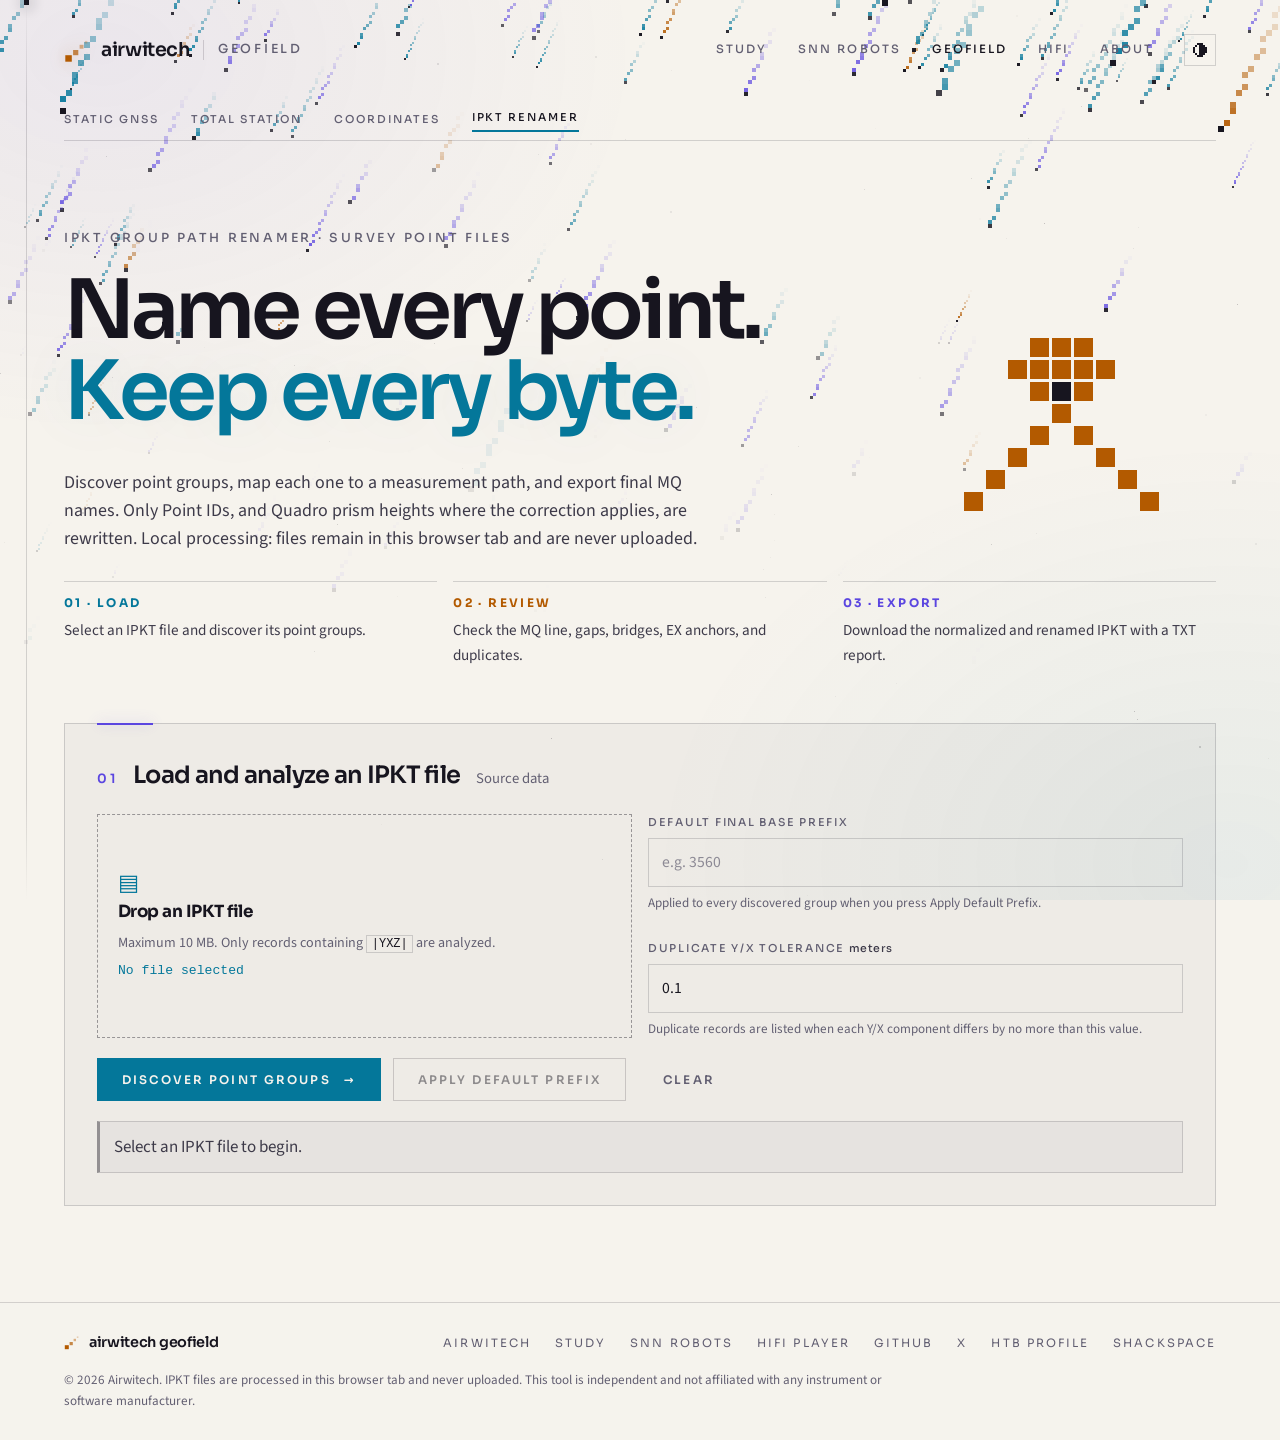
<file: IPKT-Group-Path-Renamer.html>
<!DOCTYPE html>
<html lang="en">
<head>
    <meta charset="UTF-8">
    <meta name="viewport" content="width=device-width, initial-scale=1.0, viewport-fit=cover">
    <meta http-equiv="Content-Security-Policy" content="default-src 'self'; script-src 'self' 'unsafe-inline'; style-src 'self' 'unsafe-inline'; img-src 'self' data: blob:; font-src 'self' data:; connect-src 'none'; object-src 'none'; base-uri 'none'; form-action 'none'">
    <meta name="theme-color" content="#06070c">
    <meta name="description" content="GeoField IPKT Group Path Renamer: discover point groups in IPKT point files, map them to measurement paths, and export final MQ point names locally in the browser.">
    <title>IPKT renamer · GeoField · airwitech</title>
    <link rel="icon" href="[data-uri]" type="image/svg+xml">
    <style>
/* Field Checker shared design layer, aligned with the Airwitech website.
   Fonts are relative to this file so the application works behind a prefix. */

@font-face {
  font-family: "Sora Airwitech";
  src: url("[data-uri]") format("woff2-variations");
  font-style: normal;
  font-weight: 100 800;
  font-display: swap;
}

@font-face {
  font-family: "Source Sans Airwitech";
  src: url("[data-uri]") format("woff2");
  font-style: normal;
  font-weight: 400;
  font-display: swap;
}

@font-face {
  font-family: "Source Sans Airwitech";
  src: url("[data-uri]") format("woff2");
  font-style: normal;
  font-weight: 600;
  font-display: swap;
}

/* ---------- Tokens ---------- */

:root {
  color-scheme: dark;
  --ink: #06070c;
  --ink-soft: rgba(6, 7, 12, 0.72);
  --panel: rgba(244, 240, 233, 0.03);
  --paper: #f4f0e9;
  --text: #c9c6d3;
  --muted: #8f8ca0;
  --line: rgba(244, 240, 233, 0.14);
  --line-strong: rgba(244, 240, 233, 0.32);
  --violet: #ab9dff;
  --amber: #ffb95f;
  --cyan: #62e4ff;
  --alert: #ff7a7a;
  --head: #fffaf0;
  --star: #f4f0e9;
  --glow: 100%;
  --wash-a: rgba(171, 157, 255, 0.09);
  --wash-b: rgba(98, 228, 255, 0.07);
  --accent: var(--cyan);
  --on-accent: #06070c;
  --font-display: "Sora Airwitech", "Segoe UI", system-ui, sans-serif;
  --font-body: "Source Sans Airwitech", "Segoe UI", system-ui, sans-serif;
  --font-mono: ui-monospace, "Cascadia Mono", "SFMono-Regular", Consolas, monospace;
  --gutter: clamp(1.25rem, 5vw, 5rem);
  --progress: 0;
}

@media (prefers-color-scheme: light) {
  :root:not([data-theme="dark"]) {
    color-scheme: light;
    --ink: #f6f3ed;
    --ink-soft: rgba(246, 243, 237, 0.8);
    --panel: rgba(23, 21, 31, 0.03);
    --paper: #17151f;
    --text: #3d3a49;
    --muted: #625f72;
    --line: rgba(23, 21, 31, 0.16);
    --line-strong: rgba(23, 21, 31, 0.4);
    --violet: #5b46e0;
    --amber: #b35a00;
    --cyan: #04779a;
    --alert: #b3261e;
    --head: #17151f;
    --star: #17151f;
    --glow: 32%;
    --wash-a: rgba(91, 70, 224, 0.07);
    --wash-b: rgba(4, 119, 154, 0.06);
    --on-accent: #f6f3ed;
  }
}

:root[data-theme="light"] {
  color-scheme: light;
  --ink: #f6f3ed;
  --ink-soft: rgba(246, 243, 237, 0.8);
  --panel: rgba(23, 21, 31, 0.03);
  --paper: #17151f;
  --text: #3d3a49;
  --muted: #625f72;
  --line: rgba(23, 21, 31, 0.16);
  --line-strong: rgba(23, 21, 31, 0.4);
  --violet: #5b46e0;
  --amber: #b35a00;
  --cyan: #04779a;
  --alert: #b3261e;
  --head: #17151f;
  --star: #17151f;
  --glow: 32%;
  --wash-a: rgba(91, 70, 224, 0.07);
  --wash-b: rgba(4, 119, 154, 0.06);
  --on-accent: #f6f3ed;
}

body.tone-gnss { --accent: var(--cyan); }
body.tone-ts { --accent: var(--amber); }

* { box-sizing: border-box; }

html {
  min-width: 320px;
  background: var(--ink);
  scroll-behavior: smooth;
}

body {
  margin: 0;
  overflow-x: hidden;
  background: var(--ink);
  color: var(--text);
  font-family: var(--font-body);
  font-size: 1.0625rem;
  line-height: 1.6;
}

body::before {
  position: fixed;
  inset: 0;
  z-index: 0;
  background:
    radial-gradient(48rem 34rem at 8% 6%, var(--wash-a), transparent 70%),
    radial-gradient(52rem 38rem at 96% 96%, var(--wash-b), transparent 70%);
  content: "";
  pointer-events: none;
}

.sr-only {
  position: absolute;
  width: 1px;
  height: 1px;
  overflow: hidden;
  clip: rect(0 0 0 0);
  white-space: nowrap;
}

.meteors {
  position: fixed;
  inset: 0;
  z-index: 0;
  width: 100%;
  height: 100%;
  pointer-events: none;
}

main, .site-header, .site-footer { position: relative; z-index: 1; }

.rail {
  position: fixed;
  top: 0;
  bottom: 0;
  left: clamp(0.75rem, 2vw, 2rem);
  z-index: 1;
  width: 1px;
  background: linear-gradient(transparent, var(--line) 12%, var(--line) 88%, transparent);
  pointer-events: none;
}

.rail-pixel {
  position: absolute;
  left: -2px;
  top: 0;
  width: 5px;
  height: 5px;
  background: var(--paper);
  box-shadow: 0 0 14px 2px color-mix(in srgb, var(--paper) var(--glow), transparent);
  transform: translateY(calc(var(--progress) * (100vh - 5px)));
}

/* ---------- Header ---------- */

.site-header {
  position: relative;
  z-index: 3;
  display: flex;
  align-items: center;
  justify-content: space-between;
  gap: 1rem;
  padding: clamp(1.1rem, 3vw, 2.1rem) var(--gutter);
}

.logo {
  display: inline-flex;
  align-items: center;
  gap: 0.7rem;
  color: var(--paper);
  text-decoration: none;
}

.logo-mark {
  display: block;
  color: var(--amber);
  filter: drop-shadow(0 0 8px color-mix(in srgb, var(--amber) var(--glow), transparent));
}

.logo-word {
  font-family: var(--font-display);
  font-size: 1.2rem;
  font-weight: 600;
  letter-spacing: -0.02em;
  line-height: 1;
}

.logo-tag {
  margin-left: 0.15rem;
  padding-left: 0.85rem;
  border-left: 1px solid var(--line);
  color: var(--muted);
  font-family: var(--font-display);
  font-size: 0.78rem;
  font-weight: 500;
  letter-spacing: 0.22em;
  text-transform: uppercase;
}

.nav {
  display: flex;
  align-items: center;
  gap: clamp(0.9rem, 2.4vw, 2rem);
}

.nav a {
  white-space: nowrap;
  color: var(--muted);
  font-family: var(--font-display);
  font-size: 0.72rem;
  font-weight: 500;
  letter-spacing: 0.18em;
  text-decoration: none;
  text-transform: uppercase;
  transition: color 0.25s ease;
}

.nav a:hover,
.nav a[aria-current="page"] { color: var(--paper); }


.theme-toggle {
  display: inline-grid;
  place-items: center;
  width: 2rem;
  height: 2rem;
  padding: 0;
  border: 1px solid var(--line);
  border-radius: 0;
  background: transparent;
  color: var(--paper);
  cursor: pointer;
  transition: border-color 0.25s ease;
}

.theme-toggle:hover { border-color: var(--paper); }
.theme-toggle svg { display: block; shape-rendering: crispEdges; }

a:focus-visible,
button:focus-visible,
input:focus-visible,
select:focus-visible,
textarea:focus-visible,
summary:focus-visible {
  outline: 2px solid var(--cyan);
  outline-offset: 3px;
}

/* ---------- Hero and type ---------- */

.hero {
  overflow-x: clip;
  position: relative;
  padding: clamp(2.5rem, 7vw, 5.5rem) var(--gutter) clamp(2rem, 5vw, 3.5rem);
}

.hero-inner {
  position: relative;
  z-index: 1;
  max-width: 78rem;
  margin: 0 auto;
}

.hero-glyph {
  position: absolute;
  top: 50%;
  right: clamp(1rem, 4vw, 5rem);
  z-index: 0;
  width: min(26vw, 22rem);
  aspect-ratio: 1;
  transform: translateY(-52%);
  pointer-events: none;
}

.eyebrow {
  margin: 0 0 1.3rem;
  color: var(--muted);
  font-family: var(--font-display);
  font-size: 0.78rem;
  font-weight: 500;
  letter-spacing: 0.22em;
  text-transform: uppercase;
}

h1 {
  margin: 0;
  color: var(--paper);
  font-family: var(--font-display);
  font-size: clamp(2.3rem, 6.4vw, 5.4rem);
  font-weight: 600;
  line-height: 1;
  letter-spacing: -0.05em;
  text-wrap: balance;
}

h1 span { display: block; }

.line-amplify {
  color: var(--accent);
  text-shadow: 0 0 60px color-mix(in srgb, var(--accent) calc(var(--glow) * 0.28), transparent);
}

.lede {
  max-width: 40rem;
  margin: clamp(1.25rem, 3vw, 2.25rem) 0 0;
  color: var(--text);
  font-size: clamp(1.05rem, 1.4vw, 1.25rem);
  line-height: 1.55;
}

/* ---------- Footer ---------- */

.site-footer {
  display: flex;
  flex-wrap: wrap;
  align-items: center;
  justify-content: space-between;
  gap: 1rem 2rem;
  margin-top: clamp(3rem, 8vw, 6rem);
  padding: 1.75rem var(--gutter);
  border-top: 1px solid var(--line);
  background: var(--ink-soft);
  color: var(--muted);
  font-size: 0.9rem;
}

.site-footer p { margin: 0; }

.footer-mark {
  display: inline-flex;
  align-items: center;
  gap: 0.55rem;
  color: var(--paper);
  font-family: var(--font-display);
  font-weight: 600;
  letter-spacing: -0.02em;
}

.footer-mark svg { color: var(--amber); }

.footer-links {
  display: flex;
  flex-wrap: wrap;
  gap: 0.4rem 1.5rem;
  margin: 0;
  padding: 0;
  list-style: none;
}

.footer-links a {
  color: var(--muted);
  font-family: var(--font-display);
  font-size: 0.72rem;
  letter-spacing: 0.18em;
  text-decoration: none;
  text-transform: uppercase;
}

.footer-links a:hover { color: var(--paper); }

.footer-legal {
  flex-basis: 100%;
  max-width: 52rem;
  font-size: 0.82rem;
}

.reveal[data-reveal="pending"] { opacity: 0; transform: translateY(1.5rem); }
.reveal { transition: opacity 0.9s ease, transform 0.9s cubic-bezier(0.16, 1, 0.3, 1); }

@media (max-width: 860px) {
  .rail { display: none; }
  .hero-glyph { right: -10vw; width: 60vw; opacity: 0.28; }
}

@media (max-width: 560px) {
  .logo-tag { display: none; }
  .nav { gap: 0.6rem; }
  .logo-word { font-size: 1.05rem; }
  .nav a { font-size: 0.62rem; letter-spacing: 0.08em; }
  .theme-toggle { width: 1.75rem; height: 1.75rem; }
}

@media (prefers-reduced-motion: reduce) {
  html { scroll-behavior: auto; }
  .reveal, .reveal[data-reveal="pending"] { opacity: 1; transform: none; transition: none; }
}

/* ---------- Narrow phones: keep the shared header on one line ---------- */

@media (max-width: 359px) {
  .nav a[href$="#about"] { display: none; }
  .nav { gap: 0.32rem; }
  .nav a { font-size: 0.54rem; letter-spacing: 0.02em; }
  .logo-word { font-size: 0.95rem; }
  .site-header { gap: 0.5rem; }
  .logo-mark { display: none; }
}
    </style>
    <style>
/* Field Checker components: forms, panels, tables, results, job progress. */

.shell {
  position: relative;
  z-index: 1;
  width: 100%;
  max-width: calc(78rem + 2 * var(--gutter));
  margin: 0 auto;
  padding: 0 var(--gutter);
}

.stack { display: grid; grid-template-columns: minmax(0, 1fr); gap: clamp(1rem, 2.5vw, 1.75rem); }
.muted { color: var(--muted); }
.mono, .coordinates { font-family: var(--font-mono); font-size: 0.86rem; letter-spacing: -0.01em; }
.num { font-variant-numeric: tabular-nums; }
.tone-violet { --tone: var(--violet); }
.tone-amber { --tone: var(--amber); }
.tone-cyan { --tone: var(--cyan); }
.tone-alert { --tone: var(--alert); }

/* ---------- Workflow tabs ---------- */

.tabs {
  display: grid;
  grid-template-columns: repeat(5, minmax(0, 1fr));
  margin: 0 0 clamp(1.5rem, 4vw, 2.5rem);
  padding: 0;
  list-style: none;
  border-top: 1px solid var(--line);
  border-bottom: 1px solid var(--line);
}

.tabs li + li { border-left: 1px solid var(--line); }

.tabs a {
  position: relative;
  display: block;
  height: 100%;
  padding: 1rem 1.1rem 1.1rem;
  color: var(--muted);
  text-decoration: none;
  transition: color 0.25s ease, background 0.25s ease;
}

.tabs a:hover { color: var(--paper); background: var(--panel); }

.tabs a[aria-current="page"] { color: var(--paper); background: var(--panel); }

.tabs a[aria-current="page"]::before {
  position: absolute;
  top: -1px;
  left: 0;
  width: 100%;
  height: 2px;
  background: var(--tone, var(--accent));
  box-shadow: 0 0 16px color-mix(in srgb, var(--tone, var(--accent)) var(--glow), transparent);
  content: "";
}

.tab-no {
  display: block;
  margin-bottom: 0.35rem;
  color: var(--tone, var(--accent));
  font-family: var(--font-display);
  font-size: 0.7rem;
  font-weight: 600;
  letter-spacing: 0.2em;
}

.tab-title {
  display: block;
  font-family: var(--font-display);
  font-size: 0.95rem;
  font-weight: 600;
  letter-spacing: -0.02em;
}

.tab-note { display: block; margin-top: 0.2rem; font-size: 0.82rem; line-height: 1.35; }

/* ---------- Panels and forms ---------- */

.panel {
  position: relative;
  padding: clamp(1.25rem, 3vw, 2rem);
  border: 1px solid var(--line);
  background: var(--panel);
}

.panel::before {
  position: absolute;
  top: -1px;
  left: clamp(1.25rem, 3vw, 2rem);
  width: 3.5rem;
  height: 2px;
  background: var(--tone, var(--accent));
  box-shadow: 0 0 14px color-mix(in srgb, var(--tone, var(--accent)) var(--glow), transparent);
  content: "";
}

.panel-head {
  display: flex;
  flex-wrap: wrap;
  align-items: baseline;
  gap: 0.4rem 1rem;
  margin: 0 0 1.25rem;
}

.panel-head .no {
  color: var(--tone, var(--accent));
  font-family: var(--font-display);
  font-size: 0.8rem;
  font-weight: 600;
  letter-spacing: 0.2em;
}

.panel-head h2 {
  margin: 0;
  color: var(--paper);
  font-family: var(--font-display);
  font-size: clamp(1.15rem, 2vw, 1.5rem);
  font-weight: 600;
  letter-spacing: -0.03em;
}

.panel-head p, .panel-head .sub {
  margin: 0;
  color: var(--muted);
  font-size: 0.92rem;
}

.grid-2, .grid-3, .grid-4 { display: grid; gap: 1rem; }
.grid-2 { grid-template-columns: repeat(2, minmax(0, 1fr)); }
.grid-3 { grid-template-columns: repeat(3, minmax(0, 1fr)); }
.grid-4 { grid-template-columns: repeat(4, minmax(0, 1fr)); }

.field { display: grid; gap: 0.4rem; align-content: start; }

.field > span, .label {
  color: var(--muted);
  font-family: var(--font-display);
  font-size: 0.68rem;
  font-weight: 500;
  letter-spacing: 0.16em;
  text-transform: uppercase;
}

.field > span i { color: var(--text); font-style: normal; letter-spacing: 0.04em; text-transform: none; }
.field small { color: var(--muted); font-size: 0.82rem; line-height: 1.4; }

input[type="text"],
input[type="password"],
input[type="number"],
select,
textarea {
  width: 100%;
  padding: 0.7rem 0.8rem;
  border: 1px solid var(--line);
  border-radius: 0;
  background: transparent;
  color: var(--paper);
  font: inherit;
  font-size: 0.98rem;
  transition: border-color 0.2s ease;
}

select { appearance: none; background-image: linear-gradient(45deg, transparent 50%, var(--muted) 50%), linear-gradient(135deg, var(--muted) 50%, transparent 50%); background-position: calc(100% - 1.05rem) 50%, calc(100% - 0.7rem) 50%; background-size: 0.35rem 0.35rem; background-repeat: no-repeat; padding-right: 2rem; }
select option { background: var(--ink); color: var(--paper); }
textarea { min-height: 8.5rem; font-family: var(--font-mono); font-size: 0.88rem; line-height: 1.5; resize: vertical; }
input::placeholder, textarea::placeholder { color: color-mix(in srgb, var(--muted) 70%, transparent); }
input:hover, select:hover, textarea:hover { border-color: var(--line-strong); }
input:focus, select:focus, textarea:focus { border-color: var(--accent); }

.choice-group { display: grid; grid-template-columns: repeat(auto-fit, minmax(14rem, 1fr)); gap: 0.6rem; }

.choice {
  position: relative;
  display: block;
  cursor: pointer;
}

.choice input { position: absolute; opacity: 0; pointer-events: none; }

.choice > span {
  display: block;
  height: 100%;
  padding: 0.85rem 1rem 0.9rem 2.4rem;
  border: 1px solid var(--line);
  transition: border-color 0.2s ease, background 0.2s ease;
}

.choice > span::before {
  position: absolute;
  top: 1.05rem;
  left: 1rem;
  width: 0.7rem;
  height: 0.7rem;
  border: 1px solid var(--line-strong);
  content: "";
}

.choice strong {
  display: block;
  color: var(--paper);
  font-family: var(--font-display);
  font-size: 0.9rem;
  font-weight: 600;
  letter-spacing: -0.02em;
}

.choice small { display: block; margin-top: 0.15rem; color: var(--muted); font-size: 0.82rem; line-height: 1.35; }
.choice:hover > span { border-color: var(--line-strong); }
.choice input:checked + span { border-color: var(--accent); background: color-mix(in srgb, var(--accent) 7%, transparent); }
.choice input:checked + span::before { border-color: var(--accent); background: var(--accent); box-shadow: 0 0 10px color-mix(in srgb, var(--accent) var(--glow), transparent); }
.choice input:focus-visible + span { outline: 2px solid var(--cyan); outline-offset: 2px; }

.check {
  display: flex;
  align-items: flex-start;
  gap: 0.7rem;
  color: var(--text);
  cursor: pointer;
}

.check input { flex: none; width: 1rem; height: 1rem; margin-top: 0.3rem; accent-color: var(--accent); }
.check strong { display: block; color: var(--paper); font-weight: 600; }
.check small { color: var(--muted); }

details.panel > summary {
  display: flex;
  flex-wrap: wrap;
  align-items: baseline;
  gap: 0.4rem 1rem;
  cursor: pointer;
  list-style: none;
}

details.panel > summary::-webkit-details-marker { display: none; }
details.panel > summary::after { margin-left: auto; color: var(--muted); font-family: var(--font-display); font-size: 0.7rem; letter-spacing: 0.18em; text-transform: uppercase; content: "Open"; }
details.panel[open] > summary::after { content: "Close"; }
details.panel[open] > summary { margin-bottom: 1.25rem; }

/* ---------- Dropzone ---------- */

.dropzone {
  position: relative;
  display: grid;
  gap: 0.35rem;
  align-content: center;
  min-height: 9rem;
  padding: 1.25rem;
  border: 1px dashed var(--line-strong);
  color: var(--text);
  text-align: left;
  cursor: pointer;
  transition: border-color 0.25s ease, background 0.25s ease;
}

.dropzone:hover, .dropzone.dragging { border-color: var(--accent); background: color-mix(in srgb, var(--accent) 6%, transparent); }
.dropzone input[type="file"] { position: absolute; inset: 0; width: 100%; height: 100%; opacity: 0; cursor: pointer; }
.dropzone .dz-icon { color: var(--accent); font-family: var(--font-display); font-size: 1.4rem; line-height: 1; }
.dropzone strong { color: var(--paper); font-family: var(--font-display); font-size: 1.05rem; letter-spacing: -0.03em; }
.dropzone .dz-hint { color: var(--muted); font-size: 0.88rem; }
.dropzone .dz-count { color: var(--accent); font-family: var(--font-mono); font-size: 0.82rem; }

/* ---------- Buttons ---------- */

.button, button.button {
  display: inline-flex;
  align-items: center;
  justify-content: center;
  gap: 0.8rem;
  padding: 0.85rem 1.5rem;
  border: 1px solid var(--line-strong);
  border-radius: 0;
  background: transparent;
  color: var(--paper);
  font-family: var(--font-display);
  font-size: 0.74rem;
  font-weight: 600;
  letter-spacing: 0.18em;
  text-decoration: none;
  text-transform: uppercase;
  cursor: pointer;
  transition: border-color 0.25s ease, color 0.25s ease, background 0.25s ease;
}

.button:hover { border-color: var(--accent); color: var(--accent); }
.button.primary { border-color: var(--accent); background: var(--accent); color: var(--on-accent); }
.button.primary:hover { background: transparent; color: var(--accent); }
.button:disabled { opacity: 0.45; cursor: progress; }
.actions { display: flex; flex-wrap: wrap; gap: 0.75rem; align-items: center; }
.submit-row { display: flex; flex-wrap: wrap; align-items: center; justify-content: space-between; gap: 1rem; padding-top: 0.5rem; }
.fine { color: var(--muted); font-size: 0.88rem; }

.pixel-bar {
  position: relative;
  height: 0.6rem;
  border: 1px solid var(--line);
  background: transparent;
  overflow: hidden;
}

.pixel-bar > i {
  position: absolute;
  inset: 0 auto 0 0;
  width: var(--value, 0%);
  background: repeating-linear-gradient(90deg, var(--accent) 0 6px, transparent 6px 8px);
  box-shadow: 0 0 16px color-mix(in srgb, var(--accent) var(--glow), transparent);
  transition: width 0.6s ease;
}

.progress { display: grid; gap: 0.6rem; margin-top: 1rem; }
.progress[hidden] { display: none; }

/* ---------- Results ---------- */

.report-head {
  display: flex;
  flex-wrap: wrap;
  align-items: flex-end;
  justify-content: space-between;
  gap: 1.25rem 2rem;
  margin: 0 0 clamp(1.25rem, 3vw, 2rem);
}

.report-head h2 {
  margin: 0;
  color: var(--paper);
  font-family: var(--font-display);
  font-size: clamp(1.7rem, 3.6vw, 3rem);
  font-weight: 600;
  line-height: 1.05;
  letter-spacing: -0.045em;
}

.report-head h2 em { color: var(--accent); font-style: normal; }

.metrics {
  display: grid;
  grid-template-columns: repeat(auto-fit, minmax(11rem, 1fr));
  border-top: 1px solid var(--line);
  border-left: 1px solid var(--line);
}

.metric {
  position: relative;
  padding: 1.1rem 1.2rem 1.15rem;
  border-right: 1px solid var(--line);
  border-bottom: 1px solid var(--line);
}

.metric > span, .metric small { display: block; color: var(--muted); font-size: 0.82rem; }

.metric > span {
  font-family: var(--font-display);
  font-size: 0.66rem;
  font-weight: 500;
  letter-spacing: 0.16em;
  text-transform: uppercase;
}

.metric strong {
  display: block;
  margin: 0.45rem 0 0.35rem;
  color: var(--paper);
  font-family: var(--font-display);
  font-size: clamp(1.6rem, 3vw, 2.3rem);
  font-weight: 600;
  line-height: 1;
  letter-spacing: -0.05em;
}

.metric strong.word { font-size: 1.05rem; letter-spacing: -0.02em; line-height: 1.25; }
.metric.is-pass strong { color: var(--cyan); }
.metric.is-review strong { color: var(--amber); }
.metric.is-fail strong { color: var(--alert); }

.chip {
  display: inline-block;
  padding: 0.12rem 0.5rem;
  border: 1px solid var(--tone, var(--line-strong));
  color: var(--tone, var(--text));
  font-family: var(--font-display);
  font-size: 0.62rem;
  font-weight: 600;
  letter-spacing: 0.14em;
  text-transform: uppercase;
  white-space: nowrap;
}

.chip.pass, .chip.stable, .chip.fixed { --tone: var(--cyan); }
.chip.review, .chip.adjusted, .chip.warning, .chip.info { --tone: var(--amber); }
.chip.remeasure, .chip.failed, .chip.reject { --tone: var(--alert); }

.table-wrap { margin: 0 calc(-1 * clamp(1.25rem, 3vw, 2rem)); overflow-x: auto; }

table { width: 100%; border-collapse: collapse; font-size: 0.92rem; }

th, td {
  padding: 0.65rem 0.8rem;
  border-top: 1px solid var(--line);
  text-align: left;
  vertical-align: top;
  white-space: nowrap;
}

th:first-child, td:first-child { padding-left: clamp(1.25rem, 3vw, 2rem); }
th:last-child, td:last-child { padding-right: clamp(1.25rem, 3vw, 2rem); }

th {
  border-top: 0;
  border-bottom: 1px solid var(--line-strong);
  color: var(--muted);
  font-family: var(--font-display);
  font-size: 0.64rem;
  font-weight: 500;
  letter-spacing: 0.14em;
  text-transform: uppercase;
}

td strong { color: var(--paper); font-weight: 600; }
td small { display: block; color: var(--muted); font-size: 0.78rem; line-height: 1.35; }
tbody tr:hover td { background: var(--panel); }
tr.message td { color: var(--amber); font-size: 0.88rem; white-space: normal; }

.notes {
  padding: clamp(1.1rem, 2.5vw, 1.6rem) clamp(1.25rem, 3vw, 2rem);
  border: 1px solid var(--line);
  border-left: 3px solid var(--amber);
  background: var(--panel);
}

.notes > strong {
  display: block;
  margin-bottom: 0.6rem;
  color: var(--paper);
  font-family: var(--font-display);
  font-size: 0.78rem;
  letter-spacing: 0.16em;
  text-transform: uppercase;
}

.notes p { max-width: 60rem; margin: 0.45rem 0 0; color: var(--text); font-size: 0.95rem; }

.notes.fail { border-left-color: var(--alert); }

.downloads { padding: clamp(1.25rem, 3vw, 2rem); border: 1px solid var(--line); }

.downloads .label { display: block; margin-bottom: 0.4rem; color: var(--accent); }

.downloads h3 {
  margin: 0 0 1rem;
  color: var(--paper);
  font-family: var(--font-display);
  font-size: clamp(1.1rem, 2vw, 1.5rem);
  font-weight: 600;
  letter-spacing: -0.03em;
}

.download-list { display: flex; flex-wrap: wrap; gap: 0.6rem; margin: 0; padding: 0; list-style: none; }

.download-list a {
  display: inline-block;
  padding: 0.65rem 1.1rem;
  border: 1px solid var(--line);
  color: var(--paper);
  font-family: var(--font-display);
  font-size: 0.72rem;
  font-weight: 500;
  letter-spacing: 0.14em;
  text-decoration: none;
  text-transform: uppercase;
  transition: border-color 0.25s ease, color 0.25s ease;
}

.download-list a:hover { border-color: var(--accent); color: var(--accent); }
.download-list a.primary { border-color: var(--accent); background: var(--accent); color: var(--on-accent); }
.download-list a.primary:hover { background: transparent; color: var(--accent); }

.check-list { display: grid; gap: 0.75rem; }
.check-row { display: grid; grid-template-columns: 1.6rem minmax(0, 1fr); gap: 0.7rem; }
.check-row i { display: grid; place-items: center; width: 1.3rem; height: 1.3rem; border: 1px solid var(--tone, var(--cyan)); color: var(--tone, var(--cyan)); font-family: var(--font-display); font-size: 0.7rem; font-style: normal; }
.check-row.warning, .check-row.info { --tone: var(--amber); }
.check-row strong { display: block; color: var(--paper); }
.check-row p { margin: 0.1rem 0 0; color: var(--muted); font-size: 0.92rem; }

.kv { display: grid; gap: 0; margin: 0; }
.kv div { display: flex; justify-content: space-between; gap: 1rem; padding: 0.55rem 0; border-top: 1px solid var(--line); }
.kv dt { color: var(--muted); font-size: 0.9rem; }
.kv dd { margin: 0; color: var(--paper); text-align: right; }

.columns { display: grid; grid-template-columns: minmax(0, 7fr) minmax(0, 5fr); gap: 1rem; }

.accuracy-grid { display: grid; grid-template-columns: repeat(auto-fit, minmax(10rem, 1fr)); gap: 1rem; }
.accuracy-grid article { padding-top: 0.6rem; border-top: 1px solid var(--line); }
.accuracy-grid span, .accuracy-grid small { display: block; color: var(--muted); font-size: 0.8rem; }
.accuracy-grid strong { display: block; margin: 0.3rem 0; color: var(--paper); font-family: var(--font-display); font-size: 1.5rem; letter-spacing: -0.04em; }
.accuracy-grid strong small { display: inline; font-size: 0.8rem; }

.steps-row { display: grid; grid-template-columns: repeat(auto-fit, minmax(13rem, 1fr)); gap: 1rem; margin-top: 1.75rem; }
.step-card { padding-top: 0.8rem; border-top: 1px solid var(--line); }
.step-card b { display: block; color: var(--tone, var(--accent)); font-family: var(--font-display); font-size: 0.74rem; letter-spacing: 0.2em; }
.step-card span { display: block; margin-top: 0.3rem; color: var(--text); font-size: 0.95rem; }

.rover-rows { display: grid; gap: 0.5rem; margin-top: 1rem; }
.rover-rows:empty { display: none; }

.rover-row {
  display: grid;
  grid-template-columns: minmax(0, 2fr) minmax(0, 1.2fr) minmax(0, 1fr) minmax(0, 1.1fr);
  gap: 0.5rem;
  align-items: center;
  padding: 0.5rem 0;
  border-top: 1px solid var(--line);
}

.rover-row b { color: var(--paper); font-family: var(--font-mono); font-size: 0.82rem; font-weight: 500; overflow-wrap: anywhere; }

/* ---------- Job ---------- */

.job-card { padding: clamp(1.5rem, 4vw, 2.5rem); border: 1px solid var(--line); background: var(--panel); }
.job-stage { margin: 0.6rem 0 1.2rem; color: var(--paper); font-family: var(--font-display); font-size: clamp(1.2rem, 2.4vw, 1.8rem); letter-spacing: -0.03em; }
.job-meta { display: flex; flex-wrap: wrap; gap: 0.4rem 1.5rem; margin-top: 1rem; color: var(--muted); font-size: 0.9rem; }

/* ---------- Public and misc ---------- */

.lede-list { display: grid; gap: 0.6rem; margin: 1.25rem 0 0; padding: 0; list-style: none; }
.lede-list li { position: relative; padding-left: 1.2rem; color: var(--text); }
.lede-list li::before { position: absolute; top: 0.6em; left: 0; width: 6px; height: 6px; background: var(--accent); content: ""; }

/* ---------- Responsive ---------- */

@media (max-width: 980px) {
  .tabs { grid-template-columns: repeat(2, minmax(0, 1fr)); }
  .tabs li:nth-child(odd) { border-left: 0; }
  .tabs li { border-top: 1px solid var(--line); }
  .tabs li:first-child, .tabs li:nth-child(2) { border-top: 0; }
  .grid-4 { grid-template-columns: repeat(2, minmax(0, 1fr)); }
  .grid-3 { grid-template-columns: repeat(2, minmax(0, 1fr)); }
  .columns { grid-template-columns: minmax(0, 1fr); }
}

@media (max-width: 640px) {
  .tabs { grid-template-columns: minmax(0, 1fr); }
  .tabs li + li { border-left: 0; border-top: 1px solid var(--line); }
  .grid-2, .grid-3, .grid-4 { grid-template-columns: minmax(0, 1fr); }
  .rover-row { grid-template-columns: minmax(0, 1fr) minmax(0, 1fr); }
  .rover-row b { grid-column: 1 / -1; }
  .panel-head h2 { font-size: 1.15rem; }
  .submit-row .button { width: 100%; }
}

/* ---------- Print ---------- */

@media print {
  :root, :root[data-theme] {
    color-scheme: light;
    --ink: #ffffff; --paper: #111111; --text: #222222; --muted: #555555;
    --line: #bbbbbb; --line-strong: #888888; --panel: transparent;
    --cyan: #04779a; --amber: #8a4700; --violet: #5b46e0; --alert: #b3261e; --accent: #04779a;
    --head: #111111; --on-accent: #ffffff;
  }
  body::before, .meteors, .rail, .site-header, .tabs, .site-footer, .actions, .download-list, .hero-glyph { display: none !important; }
  body { font-size: 10pt; }
  .panel, .metric, .notes, .downloads { break-inside: avoid; }
  .table-wrap { overflow: visible; }
  td, th { white-space: normal; }
}

details.panel > summary .no {
  color: var(--tone, var(--accent));
  font-family: var(--font-display);
  font-size: 0.8rem;
  font-weight: 600;
  letter-spacing: 0.2em;
}

details.panel > summary h2 {
  margin: 0;
  color: var(--paper);
  font-family: var(--font-display);
  font-size: clamp(1.15rem, 2vw, 1.5rem);
  font-weight: 600;
  letter-spacing: -0.03em;
}

.job-card .label { color: var(--muted); }
.job-card .fine { margin-top: 1.2rem; }
.line-alert { color: var(--alert) !important; text-shadow: none !important; }
code { padding: 0.05rem 0.3rem; border: 1px solid var(--line); font-family: var(--font-mono); font-size: 0.85em; color: var(--paper); }

/* ---------- Access page ---------- */

.access-form { max-width: 40rem; }
.access-form input[type="password"] { font-family: var(--font-mono); letter-spacing: 0.08em; }
.notice { margin: 1rem 0 0; padding: 0.7rem 0.9rem; border: 1px solid var(--tone, var(--amber)); color: var(--paper); font-size: 0.92rem; }
.notice.warn { --tone: var(--amber); }
.lock-form { display: inline; margin: 0; }
.lock-form button { padding: 0; border: 0; background: none; color: var(--muted); font: inherit; font-family: var(--font-display); font-size: 0.7rem; letter-spacing: 0.12em; text-transform: uppercase; cursor: pointer; transition: color 0.25s ease; }
.lock-form button:hover { color: var(--accent); }

/* ---------- Tool switch under the shared header ---------- */

.appbar { position: relative; z-index: 2; padding: 0 var(--gutter); }
.appbar-inner { display: flex; flex-wrap: wrap; align-items: center; gap: 0.4rem clamp(1rem, 3vw, 2rem); max-width: 78rem; margin: 0 auto; padding: 0.6rem 0; border-bottom: 1px solid var(--line); }
.appbar a { color: var(--muted); font-family: var(--font-display); font-size: 0.68rem; font-weight: 500; letter-spacing: 0.18em; text-decoration: none; text-transform: uppercase; transition: color 0.25s ease; }
.appbar a:hover, .appbar a[aria-current="page"] { color: var(--paper); }
.appbar a[aria-current="page"] { box-shadow: 0 2px 0 var(--accent); padding-bottom: 0.25rem; }
.appbar .lock-form { margin-left: auto; }

/* ---------- Out-of-tolerance values ---------- */

td.alert { color: var(--alert); font-weight: 600; }
    </style>
    <style>
/* IPKT Group Path Renamer additions.
   Tokens, header, hero, panels, forms, buttons, and tables come from
   shared/site.css and shared/app.css (the GeoField design). */

.hidden {
    display: none;
}

code,
.source,
.preview {
    font-family: var(--font-mono);
}

.actions {
    margin-top: 1.25rem;
}

.button.quiet {
    border-color: transparent;
    color: var(--muted);
}

.button.quiet:hover {
    color: var(--accent);
}

.button:disabled {
    cursor: not-allowed;
}

/* ---------- Messages ---------- */

.status {
    margin: 1.25rem 0 0;
    padding: 0.7rem 0.9rem;
    border: 1px solid var(--line);
    border-left: 3px solid var(--line-strong);
    background: var(--panel);
    color: var(--text);
}

.status:empty {
    display: none;
}

.status.error {
    border-left-color: var(--alert);
    color: var(--alert);
}

.status.success {
    border-left-color: var(--cyan);
    color: var(--paper);
}

.warning-list {
    margin: 1rem 0 0;
    padding: 0.8rem 1rem 0.8rem 2rem;
    border: 1px solid var(--line);
    border-left: 3px solid var(--alert);
    background: var(--panel);
    color: var(--alert);
}

.warning-list:empty {
    display: none;
}

/* ---------- Summary and configuration table ---------- */

.summary {
    margin-bottom: 1.25rem;
}

.summary .metric strong.word {
    overflow-wrap: anywhere;
}

.help {
    margin: 0 0 1rem;
    max-width: 62rem;
}

.type-legend {
    display: flex;
    flex-wrap: wrap;
    gap: 0.5rem 1.5rem;
    margin: 0 0 1rem;
    padding: 0.7rem 1rem;
    border: 1px solid var(--line);
    color: var(--muted);
    font-size: 0.92rem;
}

.type-legend strong {
    color: var(--paper);
    font-family: var(--font-mono);
}

.swipe-hint {
    display: none;
    margin: 0 0 0.5rem;
    color: var(--muted);
    font-size: 0.82rem;
}

th {
    max-width: 7rem;
    white-space: normal;
    line-height: 1.3;
}

td input,
td select {
    min-height: 36px;
    padding: 0.3rem 0.45rem;
    font-size: 0.9rem;
}

td select[data-role="type"] { width: 4.5rem; }
td input[data-role="pathNumber"],
td input[data-role="startMq"] { width: 4.5rem; }
td input[data-role="normalStep"],
td input[data-role="bridgeMinDistance"],
td input[data-role="bridgeApproachMax"] { width: 5.5rem; }
td input[type="checkbox"] { display: block; width: 1.3rem; height: 1.3rem; min-height: 0; margin: auto; padding: 0; accent-color: var(--accent); }
td:has(input[type="checkbox"]) { width: 3rem; text-align: center; }
td .base-prefix { width: 7.5rem; }

.source {
    display: inline-block;
    min-width: 7rem;
    color: var(--paper);
}

.preview {
    display: inline-block;
    min-width: 11rem;
    color: var(--accent);
    font-size: 0.82rem;
}

.automatic-ex {
    color: var(--amber);
    font-weight: 600;
}

/* ---------- MQ schematic ---------- */

.schematic {
    margin-top: 1.75rem;
    padding-top: 1.25rem;
    border-top: 1px solid var(--line);
}

.schematic h3 {
    margin: 0 0 0.4rem;
    color: var(--paper);
    font-family: var(--font-display);
    font-size: 0.8rem;
    font-weight: 600;
    letter-spacing: 0.18em;
    text-transform: uppercase;
}

.schematic-legend {
    display: flex;
    flex-wrap: wrap;
    gap: 0.6rem 1.25rem;
    margin: 0.5rem 0 0.75rem;
    color: var(--muted);
    font-size: 0.88rem;
}

.legend-item {
    display: inline-flex;
    align-items: center;
    gap: 0.5rem;
}

.legend-dot {
    width: 9px;
    height: 9px;
    background: var(--accent);
    box-shadow: 0 0 10px color-mix(in srgb, var(--accent) var(--glow), transparent);
}

.legend-dot.missing {
    border: 1px solid var(--alert);
    background: transparent;
    box-shadow: none;
}

.legend-dot.bridge {
    background: var(--amber);
    box-shadow: 0 0 10px color-mix(in srgb, var(--amber) var(--glow), transparent);
}

.schematic-group {
    margin-top: 0.75rem;
    padding: 0.75rem;
    border: 1px solid var(--line);
    background: var(--panel);
}

.schematic-title {
    display: flex;
    flex-wrap: wrap;
    justify-content: space-between;
    gap: 0.4rem;
    margin-bottom: 0.5rem;
    color: var(--paper);
    font-size: 0.92rem;
    font-weight: 600;
}

.mq-line-wrap {
    padding: 0.5rem 0.4rem 0.25rem;
    overflow-x: auto;
    -webkit-overflow-scrolling: touch;
}

.mq-line {
    display: flex;
    width: max-content;
    min-width: 100%;
}

.mq-node {
    position: relative;
    flex: 0 0 58px;
    padding-top: 17px;
    color: var(--muted);
    text-align: center;
    font: 0.7rem/1.3 var(--font-mono);
}

.mq-node::before {
    position: absolute;
    top: 4px;
    right: 0;
    left: 0;
    height: 1px;
    background: var(--line-strong);
    content: "";
}

.mq-node:first-child::before { left: 50%; }
.mq-node:last-child::before { right: 50%; }

.mq-node::after {
    position: absolute;
    top: 0;
    left: calc(50% - 4.5px);
    width: 9px;
    height: 9px;
    background: var(--accent);
    box-shadow: 0 0 10px color-mix(in srgb, var(--accent) var(--glow), transparent);
    content: "";
}

.mq-node.missing::before {
    background: repeating-linear-gradient(90deg, var(--alert) 0 4px, transparent 4px 8px);
}

.mq-node.missing::after {
    border: 1px solid var(--alert);
    background: var(--ink);
    box-shadow: none;
}

.mq-node.bridge::before {
    background: var(--amber);
}

.mq-node.bridge::after {
    background: var(--amber);
    box-shadow: 0 0 10px color-mix(in srgb, var(--amber) var(--glow), transparent);
}

.mq-node-label {
    white-space: nowrap;
}

/* ---------- Duplicates ---------- */

.duplicate-group {
    margin-top: 0.75rem;
    overflow: hidden;
    border: 1px solid var(--line);
    border-left: 3px solid var(--amber);
}

.duplicate-header {
    display: flex;
    flex-wrap: wrap;
    justify-content: space-between;
    gap: 0.5rem;
    padding: 0.65rem 0.9rem;
    border-bottom: 1px solid var(--line);
    color: var(--amber);
    font-family: var(--font-display);
    font-size: 0.74rem;
    font-weight: 600;
    letter-spacing: 0.12em;
    text-transform: uppercase;
}

.duplicate-group .table-wrap {
    margin: 0;
}

.empty-state {
    padding: 1.25rem;
    border: 1px dashed var(--line-strong);
    color: var(--muted);
    text-align: center;
}

.empty-state.success {
    border-color: var(--accent);
    color: var(--paper);
}

/* ---------- Responsive ---------- */

@media (max-width: 760px) {
    .swipe-hint {
        display: block;
    }

    .actions .button {
        flex: 1 1 100%;
    }
}
    </style>
</head>
<body class="tone-gnss" data-tone="2">
<canvas class="meteors" id="meteors" aria-hidden="true"></canvas>
<div class="rail" aria-hidden="true"><span class="rail-pixel"></span></div>

<header class="site-header">
    <a class="logo" href="https://airwitech.com/" aria-label="Airwitech home">
        <svg class="logo-mark" viewBox="0 0 20 20" width="26" height="26" aria-hidden="true" focusable="false"><rect x="1" y="14" width="5" height="5" fill="currentColor"/><rect x="7" y="10" width="4" height="4" fill="currentColor" opacity=".7"/><rect x="12" y="6" width="3" height="3" fill="currentColor" opacity=".45"/><rect x="16" y="3" width="2" height="2" fill="currentColor" opacity=".25"/></svg>
        <span class="logo-word">airwitech</span>
        <span class="logo-tag">geofield</span>
    </a>
    <nav class="nav" aria-label="Airwitech sites">
        <a href="https://study.airwitech.com/">Study</a>
        <a href="https://snn-robots.airwitech.com/">SNN Robots</a>
        <a href="https://geofield.airwitech.com/" aria-current="page">GeoField</a>
        <a href="https://hifi.airwitech.com/">HiFi</a>
        <a href="https://airwitech.com/#about">About</a>
        <button class="theme-toggle" id="theme-toggle" type="button" aria-label="Switch between light and dark theme"><svg viewBox="0 0 7 7" width="14" height="14" aria-hidden="true" focusable="false"><path fill="currentColor" d="M2 0h3v1H2zM1 1h1v1H1zM5 1h1v1H5zM0 2h1v3H0zM6 2h1v3H6zM1 5h1v1H1zM5 5h1v1H5zM2 6h3v1H2zM3 1h2v1H3zM3 2h3v3H3zM3 5h2v1H3z"/></svg></button>
    </nav>
</header>

  <nav class="appbar" aria-label="GeoField tools">
    <div class="appbar-inner">
      <a href="https://geofield.airwitech.com/gnss">Static GNSS</a>
      <a href="https://geofield.airwitech.com/ts">Total station</a>
      <a href="https://geofield.airwitech.com/coordinate-converter/">Coordinates</a>
      <a href="https://geofield.airwitech.com/ipkt-renamer/" aria-current="page">IPKT renamer</a>
    </div>
  </nav>

<main id="main">
    <section class="hero" aria-labelledby="hero-title">
        <canvas class="hero-glyph" data-glyphs="tripod,network,bars" data-tones="1,0,2" aria-hidden="true"></canvas>
        <div class="hero-inner">
            <p class="eyebrow">IPKT group path renamer · survey point files</p>
            <h1 id="hero-title"><span>Name every point.</span><span class="line-amplify">Keep every byte.</span></h1>
            <p class="lede">
                Discover point groups, map each one to a measurement path, and export final MQ names.
                Only Point IDs, and Quadro prism heights where the correction applies, are rewritten.
                Local processing: files remain in this browser tab and are never uploaded.
            </p>
            <div class="steps-row">
                <div class="step-card tone-cyan"><b>01 · LOAD</b><span>Select an IPKT file and discover its point groups.</span></div>
                <div class="step-card tone-amber"><b>02 · REVIEW</b><span>Check the MQ line, gaps, bridges, EX anchors, and duplicates.</span></div>
                <div class="step-card tone-violet"><b>03 · EXPORT</b><span>Download the normalized and renamed IPKT with a TXT report.</span></div>
            </div>
        </div>
    </section>

    <div class="shell">
        <div class="stack">
            <section class="panel tone-violet" aria-labelledby="source-title">
                <div class="panel-head"><span class="no">01</span><h2 id="source-title">Load and analyze an IPKT file</h2><p>Source data</p></div>
                <div class="grid-2">
                    <label class="dropzone" data-dropzone>
                        <input id="ipktFile" type="file" accept=".ipkt">
                        <span class="dz-icon" aria-hidden="true">▤</span>
                        <strong>Drop an IPKT file</strong>
                        <span class="dz-hint">Maximum 10 MB. Only records containing <code>|YXZ|</code> are analyzed.</span>
                        <span class="dz-count" id="ipktFileCount">No file selected</span>
                    </label>
                    <div class="stack">
                        <label class="field"><span>Default final base prefix</span>
                            <input id="defaultBasePrefix" type="text" placeholder="e.g. 3560" autocomplete="off" spellcheck="false">
                            <small>Applied to every discovered group when you press Apply Default Prefix.</small>
                        </label>
                        <label class="field"><span>Duplicate Y/X tolerance <i>meters</i></span>
                            <input id="coordinateTolerance" type="number" min="0" max="1" step="0.001" value="0.1">
                            <small>Duplicate records are listed when each Y/X component differs by no more than this value.</small>
                        </label>
                    </div>
                </div>
                <div class="actions">
                    <button id="analyzeButton" class="button primary" type="button">Discover Point Groups <span aria-hidden="true">→</span></button>
                    <button id="applyPrefixButton" class="button" type="button" disabled>Apply Default Prefix</button>
                    <button id="clearButton" class="button quiet" type="button">Clear</button>
                </div>
                <p id="status" class="status" role="status" aria-live="polite">Select an IPKT file to begin.</p>
            </section>

            <section id="summaryCard" class="panel tone-amber hidden" aria-labelledby="processing-title">
                <div class="panel-head"><span class="no">02</span><h2 id="processing-title">Configure discovered groups</h2><p>Processing</p></div>
                <div class="metrics summary">
                    <article class="metric"><span>File</span><strong id="summaryFile" class="word">-</strong></article>
                    <article class="metric"><span>Numeric point records</span><strong id="summaryRecords">0</strong></article>
                    <article class="metric"><span>Discovered groups</span><strong id="summaryGroups">0</strong></article>
                    <article class="metric"><span>Skipped YXZ records</span><strong id="summarySkipped">0</strong></article>
                </div>
                <p class="fine help">
                    MQ numbering preserves original source-index gaps and can also detect missing sections from Y/X distance.
                    With the default 3.0 m step, a distance near 6.0 m advances two MQ positions.
                    Optional bridge detection recognizes each separate bounded bridge span, including rare files containing two or more bridges.
                    Groups explicitly ending in <code>.EX</code> use automatic coordinate-anchored EX numbering: the first EX point starts at the nearest configured prism or rail MQ, normally four EX points share an MQ, and two points share each MQ immediately before and after a detected bridge.
                    P uses suffixes 1/2, G uses 3/4, Q uses 3/4/1/2, and QL uses 1/3/4/2.
                    Direct final-MQ output also applies the existing -0.04 m Quadro prism-height correction.
                </p>
                <div class="type-legend" aria-label="Measurement type legend">
                    <span><strong>G</strong> = Rail path</span>
                    <span><strong>P</strong> = Prism path</span>
                    <span><strong>Q</strong> = Quadro</span>
                    <span><strong>QL</strong> = Quadro line</span>
                </div>
                <p class="swipe-hint">Swipe horizontally to review every configuration column on a phone.</p>
                <div class="table-wrap">
                    <table>
                        <thead>
                        <tr>
                            <th>Use</th>
                            <th>Source group</th>
                            <th>Found</th>
                            <th>Type</th>
                            <th>Path</th>
                            <th>Final base prefix</th>
                            <th>Start MQ</th>
                            <th>Coordinate gap check</th>
                            <th>Normal step (m)</th>
                            <th>Bridge detection</th>
                            <th>Bridge min (m)</th>
                            <th>Bridge approach max (m)</th>
                            <th>Preview</th>
                        </tr>
                        </thead>
                        <tbody id="groupsBody"></tbody>
                    </table>
                </div>
                <section class="schematic" aria-labelledby="schematicHeading">
                    <h3 id="schematicHeading">MQ Line Schematic</h3>
                    <p class="fine">A live view of proposed MQ names, measured sections, inferred missing sections, and recognized or reserved bridge spans.</p>
                    <div class="schematic-legend">
                        <span class="legend-item"><span class="legend-dot"></span>Measured MQ or EX position</span>
                        <span class="legend-item"><span class="legend-dot missing"></span>Missing MQ or EX position</span>
                        <span class="legend-item"><span class="legend-dot bridge"></span>Bridge section or reserved MQ</span>
                    </div>
                    <div id="mqSchematic"></div>
                </section>
                <div class="actions">
                    <button id="renameButton" class="button primary" type="button">Build Renamed IPKT <span aria-hidden="true">→</span></button>
                </div>
                <ul id="warnings" class="warning-list"></ul>
            </section>

            <section id="duplicatesCard" class="panel tone-amber hidden" aria-labelledby="duplicates-title">
                <div class="panel-head"><span class="no">03</span><h2 id="duplicates-title">Review duplicate coordinates</h2><p>Quality check</p></div>
                <p id="duplicatesSummary" class="status"></p>
                <div id="duplicateResults"></div>
                <div class="actions">
                    <button id="downloadDuplicatesButton" class="button" type="button" disabled>Download Duplicate TXT Report</button>
                </div>
            </section>

            <section id="exportCard" class="panel tone-cyan hidden" aria-labelledby="results-title">
                <div class="panel-head"><span class="no">04</span><h2 id="results-title">Export processed files</h2><p>Results</p></div>
                <p id="exportSummary" class="status success"></p>
                <div class="actions">
                    <button id="downloadNormalizedButton" class="button" type="button">Download Normalized IPKT</button>
                    <button id="downloadIpktButton" class="button primary" type="button">Download Renamed IPKT</button>
                    <button id="downloadReportButton" class="button" type="button">Download TXT Report</button>
                </div>
            </section>
        </div>
    </div>
</main>

<footer class="site-footer">
    <p class="footer-mark">
        <svg viewBox="0 0 20 20" width="16" height="16" aria-hidden="true" focusable="false"><rect x="1" y="14" width="5" height="5" fill="currentColor"/><rect x="7" y="10" width="4" height="4" fill="currentColor" opacity=".7"/><rect x="12" y="6" width="3" height="3" fill="currentColor" opacity=".45"/><rect x="16" y="3" width="2" height="2" fill="currentColor" opacity=".25"/></svg>
        airwitech geofield
    </p>
    <ul class="footer-links">
        <li><a href="https://airwitech.com/">Airwitech</a></li>
        <li><a href="https://study.airwitech.com/">Study</a></li>
        <li><a href="https://snn-robots.airwitech.com/">SNN Robots</a></li>
        <li><a href="https://hifi.airwitech.com/">HiFi Player</a></li>
        <li><a href="https://github.com/Vitalii-Khomenko" rel="me noopener noreferrer">GitHub</a></li>
        <li><a href="https://x.com/VitaliiKhomenk1" rel="me noopener noreferrer">X</a></li>
        <li><a href="https://profile.hackthebox.com/profile/019c5de1-3684-718b-83fe-028319a5a7d0" rel="me noopener noreferrer">HTB profile</a></li>
        <li><a href="https://www.shackspace.de/" rel="noopener noreferrer">shackspace</a></li>
    </ul>
    <p class="footer-note footer-legal">&copy; 2026 Airwitech. IPKT files are processed in this browser tab and never uploaded. This tool is independent and not affiliated with any instrument or software manufacturer.</p>
</footer>

<script>
"use strict";

/*
 * Airwitech shared front end (homepage, Study, SNN Robots).
 *
 *  1. Theme: follows the system, with a manual light/dark toggle.
 *  2. Meteor field: square pixels fall like meteors and burn out. The field
 *     grows denser while scrolling, shifts tint across chapters, dims behind
 *     text so copy stays readable, bends away from the mouse, and bursts into
 *     pixels on click or tap.
 *  3. Hero glyph: pixel art that rains in, holds, and falls away, cycling
 *     through the three ideas of the page.
 *  4. Scroll progress rail and fade-in reveal.
 *
 * No external requests and no tracking. The only stored value is the chosen
 * theme. Everything is static when the visitor prefers reduced motion.
 */
(() => {
  const root = document.documentElement;
  const canvas = document.getElementById("meteors");
  const reducedMotion = window.matchMedia("(prefers-reduced-motion: reduce)");
  const lightQuery = window.matchMedia("(prefers-color-scheme: light)");

  const random = (min, max) => min + Math.random() * (max - min);
  const clamp = (value, min, max) => Math.min(max, Math.max(min, value));
  const smooth = (t) => t * t * (3 - 2 * t);

  let progress = 0;

  /* ---------------- Theme ---------------- */

  const STORAGE_KEY = "airwitech-theme";

  const readStored = () => {
    try {
      const value = window.localStorage.getItem(STORAGE_KEY);
      return value === "light" || value === "dark" ? value : null;
    } catch (error) {
      return null;
    }
  };

  const writeStored = (value) => {
    try {
      window.localStorage.setItem(STORAGE_KEY, value);
    } catch (error) {
      /* storage unavailable: the theme simply is not remembered */
    }
  };

  const currentTheme = () => root.dataset.theme || (lightQuery.matches ? "light" : "dark");

  const announceTheme = () => window.dispatchEvent(new Event("airwitech:theme"));

  const initTheme = () => {
    const stored = readStored();
    if (stored) {
      root.dataset.theme = stored;
    }

    const toggle = document.getElementById("theme-toggle");
    if (toggle) {
      toggle.addEventListener("click", () => {
        const next = currentTheme() === "light" ? "dark" : "light";
        root.dataset.theme = next;
        writeStored(next);
        announceTheme();
      });
    }

    lightQuery.addEventListener("change", announceTheme);
  };

  /* ---------------- Palette ---------------- */

  const parseColour = (value) => {
    const hex = value.trim().replace("#", "");
    if (hex.length === 6) {
      return [parseInt(hex.slice(0, 2), 16), parseInt(hex.slice(2, 4), 16), parseInt(hex.slice(4, 6), 16)];
    }
    return [255, 255, 255];
  };

  const palette = { tones: [], head: [255, 255, 255], star: [255, 255, 255], glow: true };

  const readPalette = () => {
    const styles = window.getComputedStyle(root);
    palette.tones = ["--violet", "--amber", "--cyan"].map((name) => parseColour(styles.getPropertyValue(name)));
    palette.head = parseColour(styles.getPropertyValue("--head"));
    palette.star = parseColour(styles.getPropertyValue("--star"));
    palette.glow = parseFloat(styles.getPropertyValue("--glow")) > 50;
  };

  /* ---------------- Meteor field ---------------- */

  // Fall direction: down and to the left, normalised.
  const DIR_X = -0.42;
  const DIR_Y = 0.91;
  const QUIET_SELECTOR = ".hero-copy, .panel, .tabs, .report-head, .metrics, .downloads, .notes, .job-card, .lede, .chapter-body, .principle h2, .closing-inner, .notfound, table";

  const startMeteors = () => {
    if (!canvas) {
      return;
    }
    const ctx = canvas.getContext("2d");
    if (!ctx) {
      return;
    }

    const bias = Number(document.body.dataset.tone || 1);
    const pointer = { x: -9999, y: -9999 };

    let dpr = 1;
    let width = 0;
    let height = 0;
    let meteors = [];
    let stars = [];
    let bursts = [];
    let quiet = [];
    let frameId = null;
    let lastTime = 0;

    const pickTone = () => {
      const focus = progress * 2;
      const weights = palette.tones.map((_, i) => Math.max(0, 1 - Math.abs(i - focus)) + 0.18 + (i === bias ? 0.55 : 0));
      let roll = Math.random() * weights.reduce((a, b) => a + b, 0);
      for (let i = 0; i < weights.length; i += 1) {
        roll -= weights[i];
        if (roll <= 0) {
          return i;
        }
      }
      return 2;
    };

    const measureQuiet = () => {
      quiet = Array.from(document.querySelectorAll(QUIET_SELECTOR)).map((element) => {
        const rect = element.getBoundingClientRect();
        return { l: rect.left * dpr, t: rect.top * dpr, r: rect.right * dpr, b: rect.bottom * dpr };
      }).filter((rect) => rect.b > 0 && rect.t < height);
    };

    // 1 in open sky, down to 0.25 directly behind text, easing back out.
    const openness = (x, y) => {
      const reach = 90 * dpr;
      let factor = 1;
      for (const rect of quiet) {
        const dx = Math.max(rect.l - x, 0, x - rect.r);
        const dy = Math.max(rect.t - y, 0, y - rect.b);
        const distance = Math.hypot(dx, dy);
        if (distance < reach) {
          factor = Math.min(factor, 0.25 + 0.75 * smooth(distance / reach));
        }
      }
      return factor;
    };

    const spawn = (meteor, scatter) => {
      const big = Math.random() < 0.09;
      const cell = big ? 6 : Math.random() < 0.45 ? 4 : Math.random() < 0.6 ? 3 : 2;
      meteor.cell = Math.max(1, Math.round(cell * dpr));
      meteor.speed = (big ? random(230, 340) : random(90, 300)) * dpr * (cell / 3 + 0.55);
      meteor.length = Math.round(big ? random(16, 26) : random(7, 18));
      meteor.alpha = big ? 1 : random(0.65, 1);
      meteor.tone = pickTone();
      meteor.idle = false;

      // Most meteors burn out before they reach the bottom of the screen.
      const travel = height / DIR_Y;
      const spread = width + Math.abs(DIR_X) * travel;
      const startX = random(0, spread);
      const startY = -meteor.cell * (meteor.length + 2);
      meteor.span = travel * random(0.3, 1.05);
      meteor.travelled = scatter ? random(0, meteor.span) : 0;
      meteor.x = startX + DIR_X * meteor.travelled;
      meteor.y = startY + DIR_Y * meteor.travelled;
    };

    const buildField = () => {
      dpr = Math.min(window.devicePixelRatio || 1, 2);
      width = Math.round(window.innerWidth * dpr);
      height = Math.round(window.innerHeight * dpr);
      canvas.width = width;
      canvas.height = height;

      const cssArea = window.innerWidth * window.innerHeight;
      const total = Math.round(clamp(cssArea / 6200, 46, 200));
      meteors = Array.from({ length: total }, (_, index) => {
        const meteor = { index, idle: false };
        spawn(meteor, true);
        return meteor;
      });

      const starCount = Math.round(clamp(cssArea / 16000, 30, 110));
      stars = Array.from({ length: starCount }, () => ({
        x: Math.floor(Math.random() * width),
        y: Math.floor(Math.random() * height),
        cell: Math.max(1, Math.round(dpr * (Math.random() < 0.2 ? 2 : 1))),
        base: random(0.06, 0.24),
        phase: random(0, Math.PI * 2),
        rate: random(0.4, 1.4),
      }));
      measureQuiet();
    };

    const activeCount = () => Math.round(meteors.length * (0.55 + 0.45 * progress));

    const rgba = (colour, alpha) => `rgba(${colour[0]}, ${colour[1]}, ${colour[2]}, ${alpha.toFixed(3)})`;

    const render = (seconds, step) => {
      ctx.clearRect(0, 0, width, height);

      for (const star of stars) {
        const twinkle = reducedMotion.matches ? 1 : 0.55 + 0.45 * Math.sin(seconds * star.rate + star.phase);
        ctx.fillStyle = rgba(palette.star, star.base * twinkle);
        ctx.fillRect(star.x, star.y, star.cell, star.cell);
      }

      const active = activeCount();
      const energy = 1 + progress * 0.7;
      const reach = 150 * dpr;

      for (const meteor of meteors) {
        if (meteor.idle) {
          if (meteor.index < active && step > 0) {
            spawn(meteor, false);
          }
          continue;
        }

        if (step > 0) {
          const distance = meteor.speed * energy * step;
          meteor.x += DIR_X * distance;
          meteor.y += DIR_Y * distance;
          meteor.travelled += distance;

          // Bend away from the mouse.
          const dx = meteor.x - pointer.x;
          const dy = meteor.y - pointer.y;
          const gap = Math.hypot(dx, dy);
          if (gap < reach && gap > 0) {
            const push = Math.pow(1 - gap / reach, 2) * 320 * dpr * step;
            meteor.x += (dx / gap) * push;
            meteor.y += (dy / gap) * push * 0.4;
          }
        }

        // Life envelope: brief fade-in, then a long, smooth burn-out. The
        // trail also shortens while the meteor dies, so it dissolves pixel by
        // pixel instead of vanishing.
        const life = meteor.travelled / meteor.span;
        if (life >= 1) {
          if (meteor.index >= active) {
            meteor.idle = true;
          } else {
            spawn(meteor, false);
          }
          continue;
        }
        const fadeIn = clamp(life / 0.08, 0, 1);
        const burn = clamp((life - 0.35) / 0.65, 0, 1);
        const envelope = fadeIn * (1 - smooth(burn));

        const { cell } = meteor;
        const tone = palette.tones[meteor.tone];
        const length = Math.max(2, Math.round(meteor.length * (1 - 0.65 * burn)));
        const spacing = cell * 1.6;
        let visible = false;

        for (let k = length; k >= 0; k -= 1) {
          const px = Math.round((meteor.x - DIR_X * spacing * k) / cell) * cell;
          const py = Math.round((meteor.y - DIR_Y * spacing * k) / cell) * cell;
          if (px < -cell || px > width || py < -cell || py > height) {
            continue;
          }
          visible = true;
          const fade = Math.pow(1 - k / (length + 1), 1.5);
          const colour = k === 0 ? palette.head : tone;
          ctx.fillStyle = rgba(colour, fade * meteor.alpha * envelope * openness(px, py));
          ctx.fillRect(px, py, cell, cell);
        }

        if (!visible && meteor.y > height / 2) {
          if (meteor.index >= active) {
            meteor.idle = true;
          } else {
            spawn(meteor, false);
          }
        }
      }

      // Click and tap bursts.
      if (bursts.length) {
        for (const spark of bursts) {
          spark.x += spark.vx * step;
          spark.y += spark.vy * step;
          spark.vy += 160 * dpr * step;
          spark.life -= step / 0.9;
          if (spark.life > 0) {
            ctx.fillStyle = rgba(palette.tones[spark.tone], clamp(spark.life, 0, 1));
            ctx.fillRect(Math.round(spark.x / spark.cell) * spark.cell, Math.round(spark.y / spark.cell) * spark.cell, spark.cell, spark.cell);
          }
        }
        bursts = bursts.filter((spark) => spark.life > 0);
      }
    };

    const tick = (time) => {
      const seconds = time / 1000;
      const step = lastTime ? Math.min(seconds - lastTime, 0.05) : 0;
      lastTime = seconds;
      render(seconds, step);
      frameId = window.requestAnimationFrame(tick);
    };

    const update = () => {
      if (reducedMotion.matches || document.hidden) {
        if (frameId !== null) {
          window.cancelAnimationFrame(frameId);
          frameId = null;
        }
        lastTime = 0;
        if (reducedMotion.matches) {
          render(0, 0);
        }
        return;
      }
      if (frameId === null) {
        frameId = window.requestAnimationFrame(tick);
      }
    };

    const isInteractive = (target) => target instanceof Element && target.closest("a, button, input, label, canvas.demo-scene, .theme-toggle");

    window.addEventListener("pointermove", (event) => {
      if (event.pointerType === "mouse") {
        pointer.x = event.clientX * dpr;
        pointer.y = event.clientY * dpr;
      }
    }, { passive: true });
    document.documentElement.addEventListener("pointerleave", () => {
      pointer.x = -9999;
      pointer.y = -9999;
    });

    window.addEventListener("pointerdown", (event) => {
      if (reducedMotion.matches || isInteractive(event.target)) {
        return;
      }
      const count = 16;
      for (let i = 0; i < count; i += 1) {
        const angle = (i / count) * Math.PI * 2 + random(-0.2, 0.2);
        const speed = random(90, 260) * dpr;
        bursts.push({
          x: event.clientX * dpr,
          y: event.clientY * dpr,
          vx: Math.cos(angle) * speed,
          vy: Math.sin(angle) * speed - 60 * dpr,
          cell: Math.max(2, Math.round(random(2, 4) * dpr)),
          tone: Math.floor(random(0, 3)),
          life: 1,
        });
      }
    }, { passive: true });

    window.addEventListener("scroll", () => {
      window.requestAnimationFrame(measureQuiet);
    }, { passive: true });

    let resizeTimer = 0;
    let lastWidth = window.innerWidth;
    window.addEventListener("resize", () => {
      // Mobile browsers fire resize while the address bar collapses; only
      // rebuild the field when the width actually changes.
      if (window.innerWidth === lastWidth && !reducedMotion.matches) {
        measureQuiet();
        return;
      }
      lastWidth = window.innerWidth;
      window.clearTimeout(resizeTimer);
      resizeTimer = window.setTimeout(() => {
        buildField();
        update();
        if (reducedMotion.matches) {
          render(0, 0);
        }
      }, 150);
    });

    window.addEventListener("airwitech:theme", () => {
      readPalette();
      if (reducedMotion.matches) {
        render(0, 0);
      }
    });
    window.setInterval(measureQuiet, 1500);

    reducedMotion.addEventListener("change", update);
    document.addEventListener("visibilitychange", update);

    buildField();
    update();
  };

  /* ---------------- Hero glyph ---------------- */

  const bars = (heights) => {
    const rows = [];
    const top = Math.max(...heights);
    for (let r = 0; r < top; r += 1) {
      rows.push(heights.map((h) => (r >= top - h ? (r === top - h ? "oo" : "##") : "..")).join("."));
    }
    return rows;
  };

  // '#' tone pixel, 'o' bright pixel, '.' empty.
  const GLYPHS = {
    question: [".#####.", "##...##", ".....##", "....##.", "...##..", "...#...", ".......", "...o..."],
    eye: ["...#######...", ".##.......##.", "#....ooo....#", "#...ooooo...#", "#....ooo....#", ".##.......##.", "...#######..."],
    bars: bars([2, 4, 6, 9]),
    lock: [".#####.", "#.....#", "#.....#", "#######", "#######", "###o###", "###o###", "#######"],
    prompt: ["##.......", ".##......", "..##.....", "...##....", "..##.....", ".##......", "##..oooo."],
    window: ["###########", "#.#.#.....#", "###########", "#.........#", "#.o.......#", "#..o......#", "#.o..ooo..#", "###########"],
    spike: ["......o......", ".....o.o.....", ".....#.#.....", "....#...#....", "....#...#....", "...#.....#...", "###.......###"],
    bot: ["....#....", ".#######.", "#########", "##o###o##", "#########", ".#######.", ".#.....#.", ".##...##."],
    antenna: ["..#####..", ".#.....#.", "#..###..#", "...#o#...", "....#....", "....#....", "....#....", "..#####.."],
    tripod: ["...###...", "..#####..", "...#o#...", "....#....", "...#.#...", "..#...#..", ".#.....#.", "#.......#"],
    network: ["#.......#", ".#.....#.", "..#...#..", "...#o#...", "....#....", "....#....", "..#####.."],
  };

  const startGlyph = (glyphCanvas) => {
    const names = (glyphCanvas.dataset.glyphs || "").split(",").filter((name) => GLYPHS[name]);
    const toneIndexes = (glyphCanvas.dataset.tones || "0,1,2").split(",").map(Number);
    if (!names.length) {
      return;
    }
    const ctx = glyphCanvas.getContext("2d");
    if (!ctx) {
      return;
    }

    const IN_MS = 1200;
    const HOLD_MS = 3800;
    const OUT_MS = 1100;

    let dpr = 1;
    let size = 0;
    let cell = 1;
    let index = 0;
    let phase = "in";
    let phaseStart = 0;
    let pixels = [];
    let frameId = null;
    let visible = true;

    const maxDim = Math.max(...names.map((name) => Math.max(GLYPHS[name].length, GLYPHS[name][0].length)));

    const buildPixels = () => {
      const rows = GLYPHS[names[index]];
      const cols = rows[0].length;
      pixels = [];
      rows.forEach((row, y) => {
        for (let x = 0; x < cols; x += 1) {
          if (row[x] === "#" || row[x] === "o") {
            pixels.push({
              x,
              y,
              lit: row[x] === "o",
              inDelay: random(0, 520) + x * 12,
              outDelay: random(0, 480),
              fall: random(5, 13),
              phase: random(0, Math.PI * 2),
            });
          }
        }
      });
    };

    const fit = () => {
      dpr = Math.min(window.devicePixelRatio || 1, 2);
      size = Math.max(1, Math.round(glyphCanvas.clientWidth * dpr));
      if (glyphCanvas.width !== size || glyphCanvas.height !== size) {
        glyphCanvas.width = size;
        glyphCanvas.height = size;
      }
      cell = Math.max(2, Math.floor(size / (maxDim + 4)));
    };

    const draw = (now) => {
      ctx.clearRect(0, 0, size, size);
      const rows = GLYPHS[names[index]];
      const cols = rows[0].length;
      const originX = Math.round((size - cols * cell) / 2);
      const originY = Math.round((size - rows.length * cell) / 2);
      const tone = palette.tones[toneIndexes[index % toneIndexes.length] % 3];
      const elapsed = now - phaseStart;
      const settled = reducedMotion.matches;

      for (const pixel of pixels) {
        let offset = 0;
        let alpha = 1;
        if (!settled) {
          if (phase === "in") {
            const e = clamp((elapsed - pixel.inDelay) / 680, 0, 1);
            const eased = 1 - Math.pow(1 - e, 3);
            offset = -(1 - eased) * pixel.fall;
            alpha = eased;
          } else if (phase === "out") {
            const e = clamp((elapsed - pixel.outDelay) / 620, 0, 1);
            offset = e * e * 9;
            alpha = 1 - e;
          } else if (pixel.lit) {
            alpha = 0.72 + 0.28 * Math.sin(now / 420 + pixel.phase);
          }
        }
        if (alpha <= 0.01) {
          continue;
        }
        const colour = pixel.lit ? palette.head : tone;
        if (palette.glow) {
          ctx.shadowColor = `rgba(${tone[0]}, ${tone[1]}, ${tone[2]}, ${(0.75 * alpha).toFixed(2)})`;
          ctx.shadowBlur = cell * 0.9;
        } else {
          ctx.shadowBlur = 0;
        }
        ctx.fillStyle = `rgba(${colour[0]}, ${colour[1]}, ${colour[2]}, ${alpha.toFixed(3)})`;
        const px = originX + pixel.x * cell;
        const py = Math.round(originY + (pixel.y + offset) * cell);
        ctx.fillRect(px, py, Math.round(cell * 0.86), Math.round(cell * 0.86));
      }
      ctx.shadowBlur = 0;
    };

    const advance = (now) => {
      const elapsed = now - phaseStart;
      if (phase === "in" && elapsed > IN_MS) {
        phase = "hold";
        phaseStart = now;
      } else if (phase === "hold" && elapsed > HOLD_MS) {
        phase = "out";
        phaseStart = now;
      } else if (phase === "out" && elapsed > OUT_MS) {
        index = (index + 1) % names.length;
        buildPixels();
        phase = "in";
        phaseStart = now;
      }
    };

    const tick = (now) => {
      if (!phaseStart) {
        phaseStart = now;
      }
      advance(now);
      draw(now);
      frameId = window.requestAnimationFrame(tick);
    };

    const sync = () => {
      const run = !reducedMotion.matches && visible && !document.hidden;
      if (run && frameId === null) {
        frameId = window.requestAnimationFrame(tick);
      } else if (!run && frameId !== null) {
        window.cancelAnimationFrame(frameId);
        frameId = null;
      }
      if (!run) {
        fit();
        draw(performance.now());
      }
    };

    if ("IntersectionObserver" in window) {
      new IntersectionObserver(([entry]) => {
        visible = entry.isIntersecting;
        sync();
      }, { threshold: 0.05 }).observe(glyphCanvas);
    }

    window.addEventListener("resize", () => {
      fit();
      draw(performance.now());
    });
    window.addEventListener("airwitech:theme", () => draw(performance.now()));
    reducedMotion.addEventListener("change", () => {
      phase = "hold";
      phaseStart = performance.now();
      sync();
    });
    document.addEventListener("visibilitychange", sync);

    fit();
    buildPixels();
    if (reducedMotion.matches) {
      phase = "hold";
    }
    sync();
  };

  /* ---------------- Scroll progress ---------------- */

  const trackScroll = () => {
    let queued = false;

    const measure = () => {
      queued = false;
      const scrollable = root.scrollHeight - window.innerHeight;
      progress = scrollable > 0 ? clamp(window.scrollY / scrollable, 0, 1) : 0;
      root.style.setProperty("--progress", progress.toFixed(4));
    };

    window.addEventListener("scroll", () => {
      if (!queued) {
        queued = true;
        window.requestAnimationFrame(measure);
      }
    }, { passive: true });

    measure();
  };

  /* ---------------- Reveal ---------------- */

  const revealOnScroll = () => {
    const items = Array.from(document.querySelectorAll(".reveal"));
    if (!("IntersectionObserver" in window) || reducedMotion.matches) {
      return;
    }

    // Only hide items that start below the fold, so nothing flashes at load.
    const pending = items.filter((item) => item.getBoundingClientRect().top > window.innerHeight * 0.92);
    pending.forEach((item) => item.setAttribute("data-reveal", "pending"));

    const observer = new IntersectionObserver((entries) => {
      for (const entry of entries) {
        if (entry.isIntersecting || entry.boundingClientRect.top < 0) {
          entry.target.removeAttribute("data-reveal");
          observer.unobserve(entry.target);
        }
      }
    }, { threshold: 0.18, rootMargin: "0px 0px -6% 0px" });

    pending.forEach((item) => observer.observe(item));
  };

  initTheme();
  readPalette();
  window.addEventListener("airwitech:theme", readPalette);
  trackScroll();
  startMeteors();
  document.querySelectorAll("canvas.hero-glyph").forEach(startGlyph);
  revealOnScroll();
})();
</script>
<script>
'use strict';

    const MAX_FILE_SIZE_BYTES = 10 * 1024 * 1024;
    const DEFAULT_DUPLICATE_TOLERANCE = 0.1;
    const COORDINATE_COMPARISON_EPSILON = 1e-9;
    const DOWNLOAD_URL_REVOKE_DELAY_MS = 30000;
    const SAFE_NAME_COMPONENT_PATTERN = /^[A-Za-z0-9._-]+$/;
    const ASCII = new TextEncoder();
    const fileInput = document.getElementById('ipktFile');
    const analyzeButton = document.getElementById('analyzeButton');
    const applyPrefixButton = document.getElementById('applyPrefixButton');
    const clearButton = document.getElementById('clearButton');
    const renameButton = document.getElementById('renameButton');
    const statusElement = document.getElementById('status');
    const summaryCard = document.getElementById('summaryCard');
    const exportCard = document.getElementById('exportCard');
    const duplicatesCard = document.getElementById('duplicatesCard');
    const duplicateResults = document.getElementById('duplicateResults');
    const downloadDuplicatesButton = document.getElementById('downloadDuplicatesButton');
    const groupsBody = document.getElementById('groupsBody');
    const warningsElement = document.getElementById('warnings');
    const mqSchematic = document.getElementById('mqSchematic');
    const fileCountElement = document.getElementById('ipktFileCount');

    let sourceFile = null;
    let sourceBytes = null;
    let discoveredGroups = [];
    let latestOutput = null;
    let latestDuplicateAnalysis = null;

    function setStatus(message, kind = '') {
        statusElement.textContent = message;
        statusElement.className = `status ${kind}`.trim();
    }

    function describeSelectedFile(file) {
        if (!file) {
            fileCountElement.textContent = 'No file selected';
            return;
        }
        const size = file.size > 1024 * 1024
            ? `${(file.size / 1024 / 1024).toFixed(1)} MB`
            : `${Math.max(1, Math.ceil(file.size / 1024))} KB`;
        fileCountElement.textContent = `${file.name} · ${size}`;
    }

    function bytesToAscii(bytes) {
        let text = '';
        for (let index = 0; index < bytes.length; index += 1) {
            text += String.fromCharCode(bytes[index]);
        }
        return text;
    }

    function findSequence(bytes, sequence, start = 0, end = bytes.length) {
        outer: for (let index = start; index <= end - sequence.length; index += 1) {
            for (let offset = 0; offset < sequence.length; offset += 1) {
                if (bytes[index + offset] !== sequence[offset]) continue outer;
            }
            return index;
        }
        return -1;
    }

    function findLastByte(bytes, value, start, end) {
        for (let index = end - 1; index >= start; index -= 1) {
            if (bytes[index] === value) return index;
        }
        return -1;
    }

    function findByte(bytes, value, start, end) {
        for (let index = start; index < end; index += 1) {
            if (bytes[index] === value) return index;
        }
        return -1;
    }

    function trimAsciiField(bytes, start, end) {
        while (start < end && (bytes[start] === 32 || bytes[start] === 9)) start += 1;
        while (end > start && (bytes[end - 1] === 32 || bytes[end - 1] === 9 || bytes[end - 1] === 13)) end -= 1;
        return bytesToAscii(bytes.subarray(start, end));
    }

    function parseSourcePointId(pointId) {
        const match = String(pointId).match(/^(.*)\.(\d{1,3})$/);
        if (!match) return null;
        const sourceGroup = match[1];
        const sourceIndex = Number.parseInt(match[2], 10);
        if (!sourceGroup || !Number.isInteger(sourceIndex) || sourceIndex < 1 || sourceIndex > 998) return null;
        const explicitExMatch = sourceGroup.match(/^(.*)\.EX$/i);
        return {
            sourceGroup,
            sourceIndex,
            isExplicitEx: Boolean(explicitExMatch),
            exBaseGroup: explicitExMatch ? explicitExMatch[1] : null
        };
    }

    function parseIpktBytes(bytes) {
        const records = [];
        const duplicateRecords = [];
        const groupsByName = new Map();
        let skippedRecords = 0;
        let duplicateSkippedRecords = 0;
        const yxzMarker = ASCII.encode('|YXZ|');
        let lineStart = 0;
        let lineNumber = 1;

        while (lineStart < bytes.length) {
            let lineEnd = bytes.indexOf(10, lineStart);
            if (lineEnd === -1) lineEnd = bytes.length;
            const yxzIndex = findSequence(bytes, yxzMarker, lineStart, lineEnd);

            if (yxzIndex !== -1) {
                const pipeIndex = findLastByte(bytes, 124, lineStart, yxzIndex);
                const pointId = pipeIndex === -1 ? '' : trimAsciiField(bytes, pipeIndex + 1, yxzIndex);
                const lfnrEnd = findByte(bytes, 124, lineStart, yxzIndex);
                const lfnr = lfnrEnd === -1 ? '' : trimAsciiField(bytes, lineStart, lfnrEnd);
                const yEnd = findByte(bytes, 124, yxzIndex + yxzMarker.length, lineEnd);
                const xEnd = yEnd === -1 ? -1 : findByte(bytes, 124, yEnd + 1, lineEnd);
                const heightEnd = xEnd === -1 ? -1 : findByte(bytes, 124, xEnd + 1, lineEnd);
                const y = yEnd === -1 ? null : Number.parseFloat(trimAsciiField(bytes, yxzIndex + yxzMarker.length, yEnd));
                const x = xEnd === -1 ? null : Number.parseFloat(trimAsciiField(bytes, yEnd + 1, xEnd));
                const height = heightEnd === -1 ? null : Number.parseFloat(trimAsciiField(bytes, xEnd + 1, heightEnd));
                const finiteY = Number.isFinite(y) ? y : null;
                const finiteX = Number.isFinite(x) ? x : null;
                const finiteHeight = Number.isFinite(height) ? height : null;

                if (pointId && finiteY !== null && finiteX !== null) {
                    duplicateRecords.push({ pointId, lfnr, lineNumber, y: finiteY, x: finiteX, height: finiteHeight });
                } else {
                    duplicateSkippedRecords += 1;
                }

                const parsed = parseSourcePointId(pointId);
                if (!parsed) {
                    skippedRecords += 1;
                } else {
                    const record = {
                        ...parsed,
                        pointId,
                        lfnr,
                        lineNumber,
                        y: finiteY,
                        x: finiteX,
                        height: finiteHeight,
                        fieldStart: pipeIndex + 1,
                        fieldEnd: yxzIndex,
                        fieldWidth: yxzIndex - pipeIndex - 1,
                        heightStart: xEnd === -1 ? null : xEnd + 1,
                        heightEnd: heightEnd === -1 ? null : heightEnd
                    };
                    records.push(record);
                    if (!groupsByName.has(parsed.sourceGroup)) {
                        groupsByName.set(parsed.sourceGroup, {
                            sourceGroup: parsed.sourceGroup,
                            isExplicitEx: parsed.isExplicitEx,
                            exBaseGroup: parsed.exBaseGroup,
                            count: 0,
                            minIndex: parsed.sourceIndex,
                            maxIndex: parsed.sourceIndex,
                            records: []
                        });
                    }
                    const group = groupsByName.get(parsed.sourceGroup);
                    group.count += 1;
                    group.minIndex = Math.min(group.minIndex, parsed.sourceIndex);
                    group.maxIndex = Math.max(group.maxIndex, parsed.sourceIndex);
                    group.records.push(record);
                }
            }

            lineStart = lineEnd + 1;
            lineNumber += 1;
        }

        return { records, duplicateRecords, groups: Array.from(groupsByName.values()), skippedRecords, duplicateSkippedRecords };
    }

    function createDisjointSet(size) {
        const parent = Array.from({ length: size }, (_, index) => index);
        const rank = new Array(size).fill(0);

        function find(index) {
            let root = index;
            while (parent[root] !== root) root = parent[root];
            while (parent[index] !== index) {
                const next = parent[index];
                parent[index] = root;
                index = next;
            }
            return root;
        }

        function union(left, right) {
            let leftRoot = find(left);
            let rightRoot = find(right);
            if (leftRoot === rightRoot) return;
            if (rank[leftRoot] < rank[rightRoot]) [leftRoot, rightRoot] = [rightRoot, leftRoot];
            parent[rightRoot] = leftRoot;
            if (rank[leftRoot] === rank[rightRoot]) rank[leftRoot] += 1;
        }

        return { find, union };
    }

    function findDuplicateGroups(records, tolerance) {
        if (records.length < 2) return [];
        if (tolerance === 0) {
            const exactGroups = new Map();
            records.forEach((record) => {
                const key = `${record.y}|${record.x}`;
                if (!exactGroups.has(key)) exactGroups.set(key, []);
                exactGroups.get(key).push(record);
            });
            return Array.from(exactGroups.values()).filter((group) => group.length > 1);
        }

        const disjointSet = createDisjointSet(records.length);
        const buckets = new Map();
        records.forEach((record, recordIndex) => {
            const cellY = Math.floor(record.y / tolerance);
            const cellX = Math.floor(record.x / tolerance);
            for (let offsetY = -1; offsetY <= 1; offsetY += 1) {
                for (let offsetX = -1; offsetX <= 1; offsetX += 1) {
                    (buckets.get(`${cellY + offsetY}:${cellX + offsetX}`) || []).forEach((candidateIndex) => {
                        const candidate = records[candidateIndex];
                        if (
                            Math.abs(record.y - candidate.y) <= tolerance + COORDINATE_COMPARISON_EPSILON &&
                            Math.abs(record.x - candidate.x) <= tolerance + COORDINATE_COMPARISON_EPSILON
                        ) {
                            disjointSet.union(recordIndex, candidateIndex);
                        }
                    });
                }
            }
            const ownKey = `${cellY}:${cellX}`;
            if (!buckets.has(ownKey)) buckets.set(ownKey, []);
            buckets.get(ownKey).push(recordIndex);
        });

        const connectedGroups = new Map();
        records.forEach((record, index) => {
            const root = disjointSet.find(index);
            if (!connectedGroups.has(root)) connectedGroups.set(root, []);
            connectedGroups.get(root).push(record);
        });
        return Array.from(connectedGroups.values()).filter((group) => group.length > 1);
    }

    function calculateDuplicateGroupDeltas(group) {
        return {
            y: Math.max(...group.map((record) => record.y)) - Math.min(...group.map((record) => record.y)),
            x: Math.max(...group.map((record) => record.x)) - Math.min(...group.map((record) => record.x))
        };
    }

    function findMatchingPairs(group, tolerance) {
        const pairs = [];
        for (let leftIndex = 0; leftIndex < group.length - 1; leftIndex += 1) {
            for (let rightIndex = leftIndex + 1; rightIndex < group.length; rightIndex += 1) {
                const left = group[leftIndex];
                const right = group[rightIndex];
                const deltaY = Math.abs(left.y - right.y);
                const deltaX = Math.abs(left.x - right.x);
                if (
                    deltaY <= tolerance + COORDINATE_COMPARISON_EPSILON &&
                    deltaX <= tolerance + COORDINATE_COMPARISON_EPSILON
                ) {
                    pairs.push({ left, right, deltaY, deltaX });
                }
            }
        }
        return pairs;
    }

    function formatCoordinate(value) {
        return Number.isFinite(value) ? value.toFixed(5) : '-';
    }

    function formatReportDate(value) {
        return new Date(value).toLocaleString('en-GB', {
            year: 'numeric', month: '2-digit', day: '2-digit',
            hour: '2-digit', minute: '2-digit', second: '2-digit',
            hour12: false, timeZoneName: 'short'
        });
    }

    function getSafeDownloadBaseName(fileName) {
        const baseName = String(fileName).replace(/\.ipkt$/i, '').replace(/[^A-Za-z0-9._-]+/g, '_');
        return baseName || 'ipkt';
    }

    function renderDuplicateAnalysis(analysis) {
        const pointsInGroups = analysis.groups.reduce((sum, group) => sum + group.length, 0);
        document.getElementById('duplicatesSummary').textContent =
            `${analysis.groups.length} duplicate coordinate groups found across ${pointsInGroups} points using ${analysis.tolerance} m Y/X tolerance.`;
        duplicateResults.replaceChildren();
        duplicatesCard.classList.remove('hidden');
        downloadDuplicatesButton.disabled = false;

        if (analysis.groups.length === 0) {
            const empty = document.createElement('div');
            empty.className = 'empty-state success';
            empty.textContent = 'No duplicate coordinates were found with the selected tolerance.';
            duplicateResults.appendChild(empty);
            return;
        }

        analysis.groups.forEach((group, groupIndex) => {
            const deltas = calculateDuplicateGroupDeltas(group);
            const wrapper = document.createElement('article');
            wrapper.className = 'duplicate-group';
            const header = document.createElement('div');
            header.className = 'duplicate-header';
            const title = document.createElement('span');
            title.textContent = `Group ${groupIndex + 1}: ${group.length} records`;
            const range = document.createElement('span');
            range.textContent = `Range: Y ${formatCoordinate(deltas.y)} m, X ${formatCoordinate(deltas.x)} m`;
            header.append(title, range);

            const tableWrap = document.createElement('div');
            tableWrap.className = 'table-wrap';
            const table = document.createElement('table');
            const headRow = document.createElement('tr');
            ['Point ID', 'LfNr', 'File line', 'Y', 'X', 'Height'].forEach((label) => {
                const cell = document.createElement('th');
                cell.textContent = label;
                headRow.appendChild(cell);
            });
            const head = document.createElement('thead');
            head.appendChild(headRow);
            const body = document.createElement('tbody');
            group.forEach((record) => {
                const row = document.createElement('tr');
                [record.pointId, record.lfnr || '-', String(record.lineNumber), formatCoordinate(record.y), formatCoordinate(record.x), formatCoordinate(record.height)]
                    .forEach((value) => {
                        const cell = document.createElement('td');
                        cell.textContent = value;
                        row.appendChild(cell);
                    });
                body.appendChild(row);
            });
            table.append(head, body);
            tableWrap.appendChild(table);
            wrapper.append(header, tableWrap);
            duplicateResults.appendChild(wrapper);
        });
    }

    function buildDuplicateReport(analysis) {
        const pointsInGroups = analysis.groups.reduce((sum, group) => sum + group.length, 0);
        const lines = [
            'IPKT Group Path Renamer Duplicate Coordinate Report',
            `Generated: ${formatReportDate(analysis.generatedAt)}`,
            `File: ${analysis.fileName}`,
            `Tolerance: ${analysis.tolerance} m per Y/X component`,
            `Valid YXZ records: ${analysis.records.length}`,
            `Skipped malformed YXZ records: ${analysis.skippedRecords}`,
            `Duplicate groups: ${analysis.groups.length}`,
            `Points in duplicate groups: ${pointsInGroups}`,
            ''
        ];
        if (analysis.groups.length === 0) {
            lines.push('No duplicate coordinates were found.');
            return lines.join('\r\n');
        }
        analysis.groups.forEach((group, groupIndex) => {
            const deltas = calculateDuplicateGroupDeltas(group);
            const matchingPairs = findMatchingPairs(group, analysis.tolerance);
            lines.push(`Group ${groupIndex + 1} (${group.length} records, ${matchingPairs.length} direct matches, Y range ${formatCoordinate(deltas.y)} m, X range ${formatCoordinate(deltas.x)} m)`);
            group.forEach((record) => {
                lines.push(`  ${record.pointId} | LfNr ${record.lfnr || '-'} | line ${record.lineNumber} | Y ${formatCoordinate(record.y)} | X ${formatCoordinate(record.x)} | H ${formatCoordinate(record.height)}`);
            });
            lines.push('  Direct matching pairs:');
            matchingPairs.forEach((pair) => {
                lines.push(`    ${pair.left.pointId} (line ${pair.left.lineNumber}) <-> ${pair.right.pointId} (line ${pair.right.lineNumber}) | delta Y ${formatCoordinate(pair.deltaY)} m | delta X ${formatCoordinate(pair.deltaX)} m`);
            });
            lines.push('');
        });
        return lines.join('\r\n');
    }

    function pad2(value) {
        return String(value).padStart(2, '0');
    }

    function pad3(value) {
        return String(value).padStart(3, '0');
    }

    function getTypeSize(type) {
        return type === 'Q' || type === 'QL' ? 4 : 2;
    }

    function getSuffix(type, sourceIndex) {
        if (type === 'Q') return ['3', '4', '1', '2'][(sourceIndex - 1) % 4];
        if (type === 'QL') return ['1', '3', '4', '2'][(sourceIndex - 1) % 4];
        if (type === 'P') return sourceIndex % 2 === 1 ? '1' : '2';
        return sourceIndex % 2 === 1 ? '3' : '4';
    }

    function isQuadroPrism(type, sourceIndex) {
        const position = (sourceIndex - 1) % 4;
        if (type === 'Q') return position >= 2;
        if (type === 'QL') return position === 0 || position === 3;
        return false;
    }

    function getMqIndex(type, sourceIndex, startSourceIndex, startMq) {
        const size = getTypeSize(type);
        return startMq + Math.floor((sourceIndex - 1) / size) - Math.floor((startSourceIndex - 1) / size);
    }

    function buildSections(group, config) {
        const size = getTypeSize(config.type);
        const sectionsByIndex = new Map();
        group.records.forEach((record) => {
            const sectionIndex = Math.floor((record.sourceIndex - 1) / size);
            if (!sectionsByIndex.has(sectionIndex)) sectionsByIndex.set(sectionIndex, []);
            sectionsByIndex.get(sectionIndex).push(record);
        });
        return Array.from(sectionsByIndex, ([sectionIndex, records]) => {
            const coordinateRecords = records.filter((record) => record.y !== null && record.x !== null);
            return {
                sectionIndex,
                records,
                y: coordinateRecords.length ? coordinateRecords.reduce((sum, record) => sum + record.y, 0) / coordinateRecords.length : null,
                x: coordinateRecords.length ? coordinateRecords.reduce((sum, record) => sum + record.x, 0) / coordinateRecords.length : null
            };
        }).sort((left, right) => left.sectionIndex - right.sectionIndex);
    }

    function getSectionDistance(left, right) {
        if (left.y === null || left.x === null || right.y === null || right.x === null) return null;
        return Math.hypot(right.y - left.y, right.x - left.x);
    }

    function getRecordDistance(left, right) {
        if (left.y === null || left.x === null || right.y === null || right.x === null) return null;
        return Math.hypot(right.y - left.y, right.x - left.x);
    }

    function buildExplicitExChunks(records, bridgeMinDistance) {
        const sortedRecords = [...records].sort((left, right) => left.sourceIndex - right.sourceIndex);
        const segments = [];
        let segmentStart = 0;
        for (let index = 1; index < sortedRecords.length; index += 1) {
            const distance = getRecordDistance(sortedRecords[index - 1], sortedRecords[index]);
            if (distance !== null && distance >= bridgeMinDistance) {
                segments.push({
                    records: sortedRecords.slice(segmentStart, index),
                    bridgeAfterDistance: distance
                });
                segmentStart = index;
            }
        }
        segments.push({ records: sortedRecords.slice(segmentStart), bridgeAfterDistance: null });

        const chunks = [];
        function appendChunk(sourceIndexes, segmentRecords, bridgeSide) {
            const indexSet = new Set(sourceIndexes);
            chunks.push({
                sourceIndexes,
                records: segmentRecords.filter((record) => indexSet.has(record.sourceIndex)),
                bridgeSide
            });
        }

        segments.forEach((segment, segmentIndex) => {
            const startsAfterBridge = segmentIndex > 0;
            const endsBeforeBridge = segment.bridgeAfterDistance !== null;
            const sourceIndexes = [];
            const firstSourceIndex = segment.records[0]?.sourceIndex;
            const lastSourceIndex = segment.records[segment.records.length - 1]?.sourceIndex;
            for (let sourceIndex = firstSourceIndex; sourceIndex <= lastSourceIndex; sourceIndex += 1) {
                sourceIndexes.push(sourceIndex);
            }
            let cursor = 0;
            let remaining = sourceIndexes.length;

            if (startsAfterBridge && remaining > 0) {
                const size = Math.min(2, remaining);
                appendChunk(sourceIndexes.slice(cursor, cursor + size), segment.records, 'after');
                cursor += size;
                remaining -= size;
            }

            const reservedBeforeBridge = endsBeforeBridge && remaining > 0 ? Math.min(2, remaining) : 0;
            const middleEnd = sourceIndexes.length - reservedBeforeBridge;
            while (cursor < middleEnd) {
                const size = Math.min(4, middleEnd - cursor);
                appendChunk(sourceIndexes.slice(cursor, cursor + size), segment.records, null);
                cursor += size;
            }
            if (reservedBeforeBridge > 0) {
                appendChunk(sourceIndexes.slice(cursor), segment.records, 'before');
            }
            if (endsBeforeBridge && chunks.length > 0) {
                chunks[chunks.length - 1].bridgeAfterDistance = segment.bridgeAfterDistance;
            }
        });
        return chunks;
    }

    function findExplicitExAnchor(group, configs) {
        const firstRecord = [...group.records].sort((left, right) => left.sourceIndex - right.sourceIndex)
            .find((record) => record.y !== null && record.x !== null);
        if (!firstRecord) return null;

        const candidates = [];
        discoveredGroups.forEach((candidateGroup) => {
            if (candidateGroup.isExplicitEx) return;
            const candidateConfig = configs.get(candidateGroup.sourceGroup);
            if (!candidateConfig || !['P', 'G'].includes(candidateConfig.type)) return;
            const plan = getCoordinateAwareMqPlan(candidateGroup, candidateConfig);
            buildSections(candidateGroup, candidateConfig).forEach((section) => {
                const mqIndex = plan.mqBySection.get(section.sectionIndex);
                if (!Number.isInteger(mqIndex) || section.y === null || section.x === null) return;
                candidates.push({
                    sourceGroup: candidateGroup.sourceGroup,
                    mqIndex,
                    distance: Math.hypot(firstRecord.y - section.y, firstRecord.x - section.x),
                    sameFamily: candidateGroup.sourceGroup === group.exBaseGroup
                });
            });
        });
        candidates.sort((left, right) => left.distance - right.distance || Number(right.sameFamily) - Number(left.sameFamily));
        return candidates[0] || null;
    }

    function getExplicitExPlan(group, config, configs) {
        const anchor = findExplicitExAnchor(group, configs);
        if (!anchor) return { error: `${group.sourceGroup}: no configured prism or rail MQ is available for coordinate anchoring.` };
        const chunks = buildExplicitExChunks(group.records, config.bridgeMinDistance);
        const mappingByRecord = new Map();
        const bridges = [];
        let mqIndex = anchor.mqIndex;

        chunks.forEach((chunk, chunkIndex) => {
            chunk.records.forEach((record) => {
                mappingByRecord.set(record, { mqIndex, position: chunk.sourceIndexes.indexOf(record.sourceIndex) + 1 });
            });
            if (chunk.bridgeAfterDistance !== undefined) {
                bridges.push({
                    afterSourceIndex: chunk.sourceIndexes[chunk.sourceIndexes.length - 1],
                    beforeSourceIndex: chunks[chunkIndex + 1]?.sourceIndexes[0] ?? null,
                    distance: chunk.bridgeAfterDistance,
                    reservedMqIndex: mqIndex + 1
                });
                mqIndex += 2;
            } else {
                mqIndex += 1;
            }
        });
        return { anchor, chunks, mappingByRecord, bridges };
    }

    function detectBridgeTransitions(sections, config) {
        const bridgeTransitionIndexes = new Set();
        const bridges = [];
        if (!config.coordinateGapCheck || !config.bridgeDetection || sections.length < 4) return { bridgeTransitionIndexes, bridges };

        const distances = sections.slice(1).map((section, index) => getSectionDistance(sections[index], section));
        let index = 0;
        while (index < distances.length) {
            if (distances[index] === null || distances[index] < config.bridgeMinDistance) {
                index += 1;
                continue;
            }

            const runStart = index;
            while (
                index + 1 < distances.length &&
                distances[index + 1] !== null &&
                distances[index + 1] >= config.bridgeMinDistance
            ) {
                index += 1;
            }
            const runEnd = index;
            const approachBefore = runStart > 0 ? distances[runStart - 1] : null;
            const approachAfter = runEnd + 1 < distances.length ? distances[runEnd + 1] : null;
            const isBridge = (
                approachBefore !== null &&
                approachAfter !== null &&
                approachBefore <= config.bridgeApproachMax &&
                approachAfter <= config.bridgeApproachMax
            );

            if (isBridge) {
                for (let transitionIndex = runStart; transitionIndex <= runEnd; transitionIndex += 1) {
                    bridgeTransitionIndexes.add(transitionIndex);
                }
                bridges.push({
                    fromSectionIndex: sections[runStart].sectionIndex,
                    toSectionIndex: sections[runEnd + 1].sectionIndex,
                    distances: distances.slice(runStart, runEnd + 1),
                    approachBefore,
                    approachAfter
                });
            }
            index += 1;
        }
        return { bridgeTransitionIndexes, bridges };
    }

    function getCoordinateAwareMqPlan(group, config) {
        const sections = buildSections(group, config);
        const startSectionIndex = Math.floor((config.startSourceIndex - 1) / getTypeSize(config.type));
        const mqBySection = new Map([[startSectionIndex, config.startMq]]);
        const gaps = [];
        const bridgePlan = detectBridgeTransitions(sections, config);

        for (let index = 1; index < sections.length; index += 1) {
            const left = sections[index - 1];
            const right = sections[index];
            const sourceAdvance = right.sectionIndex - left.sectionIndex;
            const distance = getSectionDistance(left, right);
            const coordinateAdvance = config.coordinateGapCheck && distance !== null && !bridgePlan.bridgeTransitionIndexes.has(index - 1)
                ? Math.max(1, Math.round(distance / config.normalStep))
                : 1;
            const mqAdvance = Math.max(sourceAdvance, coordinateAdvance);
            if (mqAdvance > sourceAdvance) {
                gaps.push({
                    fromSectionIndex: left.sectionIndex,
                    toSectionIndex: right.sectionIndex,
                    distance,
                    sourceAdvance,
                    mqAdvance,
                    skippedMqCount: mqAdvance - sourceAdvance
                });
            }
        }

        const anchorPosition = sections.findIndex((section) => section.sectionIndex >= startSectionIndex);
        if (anchorPosition === -1) return { mqBySection, gaps, bridges: bridgePlan.bridges };
        mqBySection.set(sections[anchorPosition].sectionIndex, config.startMq + sections[anchorPosition].sectionIndex - startSectionIndex);

        for (let index = anchorPosition + 1; index < sections.length; index += 1) {
            const left = sections[index - 1];
            const right = sections[index];
            const sourceAdvance = right.sectionIndex - left.sectionIndex;
            const distance = getSectionDistance(left, right);
            const coordinateAdvance = config.coordinateGapCheck && distance !== null && !bridgePlan.bridgeTransitionIndexes.has(index - 1)
                ? Math.max(1, Math.round(distance / config.normalStep))
                : 1;
            mqBySection.set(right.sectionIndex, mqBySection.get(left.sectionIndex) + Math.max(sourceAdvance, coordinateAdvance));
        }
        for (let index = anchorPosition - 1; index >= 0; index -= 1) {
            const left = sections[index];
            const right = sections[index + 1];
            const sourceAdvance = right.sectionIndex - left.sectionIndex;
            const distance = getSectionDistance(left, right);
            const coordinateAdvance = config.coordinateGapCheck && distance !== null && !bridgePlan.bridgeTransitionIndexes.has(index)
                ? Math.max(1, Math.round(distance / config.normalStep))
                : 1;
            mqBySection.set(left.sectionIndex, mqBySection.get(right.sectionIndex) - Math.max(sourceAdvance, coordinateAdvance));
        }
        return { mqBySection, gaps, bridges: bridgePlan.bridges };
    }

    function getPlannedMqIndex(config, sourceIndex) {
        const sectionIndex = Math.floor((sourceIndex - 1) / getTypeSize(config.type));
        return config.mqBySection?.get(sectionIndex) ?? getMqIndex(config.type, sourceIndex, config.startSourceIndex, config.startMq);
    }

    function buildFinalName(config, sourceIndex) {
        const mqIndex = getPlannedMqIndex(config, sourceIndex);
        return `${config.basePrefix}.MQ${pad2(mqIndex)}.${getSuffix(config.type, sourceIndex)}`;
    }

    function buildNormalizedName(config, sourceIndex) {
        return `${config.type}${pad2(config.pathNumber)}.${pad3(sourceIndex)}`;
    }

    function buildExplicitExName(group, config, record) {
        const mapping = config.exPlan?.mappingByRecord.get(record);
        if (!mapping) throw new Error(`Line ${record.lineNumber}: automatic EX mapping is unavailable.`);
        return `${config.basePrefix}.MQ${mapping.mqIndex}-${mapping.position}`;
    }

    function createCell(row, content) {
        const cell = document.createElement('td');
        if (content instanceof Node) cell.appendChild(content);
        else cell.textContent = content;
        row.appendChild(cell);
        return cell;
    }

    function createInput(type, role, value, className = '') {
        const input = document.createElement('input');
        input.type = type;
        input.dataset.role = role;
        input.value = value;
        input.className = className;
        return input;
    }

    function updateRowPreview(row) {
        const group = discoveredGroups[Number.parseInt(row.dataset.groupIndex, 10)];
        const config = getRowConfig(row);
        const preview = row.querySelector('[data-role="preview"]');
        if (!config || !group) {
            preview.textContent = 'Complete configuration';
            return;
        }
        if (group.isExplicitEx) {
            preview.classList.add('automatic-ex');
            preview.textContent = `${config.basePrefix || group.exBaseGroup}.MQ... (automatic anchor)`;
            return;
        }
        preview.classList.remove('automatic-ex');
        const firstIndex = group.minIndex;
        preview.textContent = `${buildNormalizedName(config, firstIndex)} -> ${buildFinalName(config, firstIndex)}`;
    }

    function invalidateExport() {
        latestOutput = null;
        exportCard.classList.add('hidden');
    }

    function renderMqSchematic() {
        mqSchematic.replaceChildren();
        let renderedGroups = 0;
        const previewConfigs = new Map();

        Array.from(groupsBody.querySelectorAll('tr')).forEach((row) => {
            if (!row.querySelector('[data-role="enabled"]').checked) return;
            const group = discoveredGroups[Number.parseInt(row.dataset.groupIndex, 10)];
            const config = getRowConfig(row, !group?.isExplicitEx);
            if (group && config) previewConfigs.set(group.sourceGroup, config);
        });

        Array.from(groupsBody.querySelectorAll('tr')).forEach((row) => {
            if (!row.querySelector('[data-role="enabled"]').checked) return;
            const group = discoveredGroups[Number.parseInt(row.dataset.groupIndex, 10)];
            const config = previewConfigs.get(group?.sourceGroup);
            if (
                !group || !config || config.startMq < 1 || config.startSourceIndex < 1 ||
                config.normalStep <= 0 || config.bridgeMinDistance <= 0 || config.bridgeApproachMax <= 0
            ) return;

            const measuredMqs = new Set();
            const bridgeMqs = new Set();
            let schematicNodes = null;
            let bridgeCount = 0;
            let displayName = `${group.sourceGroup} -> ${config.type}${pad2(config.pathNumber)}`;
            let summaryText = '';

            if (group.isExplicitEx) {
                const exPlan = getExplicitExPlan(group, config, previewConfigs);
                if (exPlan.error || !config.basePrefix) return;
                exPlan.mappingByRecord.forEach((mapping) => measuredMqs.add(mapping.mqIndex));
                exPlan.bridges.forEach((bridge) => bridgeMqs.add(bridge.reservedMqIndex));
                bridgeCount = exPlan.bridges.length;
                displayName = `${group.sourceGroup} -> ${config.basePrefix}.MQ...`;
                const measuredSourceIndexes = new Set(group.records.map((record) => record.sourceIndex));
                schematicNodes = [];
                let mqIndex = exPlan.anchor.mqIndex;
                exPlan.chunks.forEach((chunk) => {
                    chunk.sourceIndexes.forEach((sourceIndex, positionIndex) => {
                        const position = positionIndex + 1;
                        const measured = measuredSourceIndexes.has(sourceIndex);
                        schematicNodes.push({
                            label: `MQ${pad2(mqIndex)}-${position}`,
                            title: measured
                                ? `${config.basePrefix}.MQ${mqIndex}-${position}: proposed EX point for EX.${pad2(sourceIndex)}`
                                : `${config.basePrefix}.MQ${mqIndex}-${position}: missing EX.${pad2(sourceIndex)} position`,
                            missing: !measured,
                            bridge: false
                        });
                    });
                    if (chunk.bridgeAfterDistance !== undefined) {
                        schematicNodes.push({
                            label: `MQ${pad2(mqIndex + 1)}`,
                            title: `MQ${pad2(mqIndex + 1)}: reserved bridge MQ`,
                            missing: true,
                            bridge: true
                        });
                        mqIndex += 2;
                    } else {
                        mqIndex += 1;
                    }
                });
                const measuredPositionCount = schematicNodes.filter((node) => !node.missing).length;
                const missingPositionCount = schematicNodes.filter((node) => node.missing && !node.bridge).length;
                summaryText = `positions ${measuredPositionCount} | missing ${missingPositionCount} | bridges ${bridgeCount}`;
            } else {
                const plan = getCoordinateAwareMqPlan(group, config);
                config.mqBySection = plan.mqBySection;
                const sections = buildSections(group, config);
                sections.forEach((section) => {
                    const mqIndex = plan.mqBySection.get(section.sectionIndex);
                    if (Number.isInteger(mqIndex)) measuredMqs.add(mqIndex);
                });
                plan.bridges.forEach((bridge) => {
                    sections.forEach((section) => {
                        if (section.sectionIndex < bridge.fromSectionIndex || section.sectionIndex > bridge.toSectionIndex) return;
                        const mqIndex = plan.mqBySection.get(section.sectionIndex);
                        if (Number.isInteger(mqIndex)) bridgeMqs.add(mqIndex);
                    });
                });
                bridgeCount = plan.bridges.length;
            }
            if (measuredMqs.size === 0) return;

            const minimumMq = Math.min(...measuredMqs);
            const maximumMq = Math.max(...measuredMqs);
            const missingCount = maximumMq - minimumMq + 1 - measuredMqs.size;
            if (!summaryText) {
                summaryText = `MQ${pad2(minimumMq)}..MQ${pad2(maximumMq)} | measured ${measuredMqs.size} | missing ${missingCount} | bridges ${bridgeCount}`;
            }
            const wrapper = document.createElement('article');
            wrapper.className = 'schematic-group';

            const title = document.createElement('div');
            title.className = 'schematic-title';
            const name = document.createElement('span');
            name.textContent = displayName;
            const summary = document.createElement('span');
            summary.textContent = summaryText;
            title.append(name, summary);

            const lineWrap = document.createElement('div');
            lineWrap.className = 'mq-line-wrap';
            const line = document.createElement('div');
            line.className = 'mq-line';
            if (!schematicNodes) {
                schematicNodes = [];
                for (let mqIndex = minimumMq; mqIndex <= maximumMq; mqIndex += 1) {
                    schematicNodes.push({
                        label: `MQ${pad2(mqIndex)}`,
                        title: bridgeMqs.has(mqIndex)
                            ? `MQ${pad2(mqIndex)}: ${measuredMqs.has(mqIndex) ? 'measured bridge section' : 'reserved bridge MQ'}`
                            : measuredMqs.has(mqIndex)
                                ? `MQ${pad2(mqIndex)}: measured section`
                                : `MQ${pad2(mqIndex)}: inferred missing section`,
                        missing: !measuredMqs.has(mqIndex),
                        bridge: bridgeMqs.has(mqIndex)
                    });
                }
            }
            schematicNodes.forEach((schematicNode) => {
                const node = document.createElement('span');
                node.className = 'mq-node';
                if (schematicNode.missing) node.classList.add('missing');
                if (schematicNode.bridge) node.classList.add('bridge');
                node.title = schematicNode.title;
                const label = document.createElement('span');
                label.className = 'mq-node-label';
                label.textContent = schematicNode.label;
                node.appendChild(label);
                line.appendChild(node);
            });
            lineWrap.appendChild(line);
            wrapper.append(title, lineWrap);
            mqSchematic.appendChild(wrapper);
            renderedGroups += 1;
        });

        if (renderedGroups === 0) {
            const empty = document.createElement('p');
            empty.className = 'help';
            empty.textContent = 'Enable and complete a group configuration to display its MQ line.';
            mqSchematic.appendChild(empty);
        }
    }

    function renderGroups() {
        groupsBody.replaceChildren();
        discoveredGroups.forEach((group, groupIndex) => {
            const row = document.createElement('tr');
            row.dataset.groupIndex = String(groupIndex);

            const enabled = createInput('checkbox', 'enabled', '');
            enabled.checked = true;
            createCell(row, enabled);

            const source = document.createElement('span');
            source.className = 'source';
            source.textContent = group.sourceGroup;
            createCell(row, source);
            createCell(row, `${group.count} (${group.minIndex}..${group.maxIndex})`);

            const type = document.createElement('select');
            type.dataset.role = 'type';
            ['G', 'P', 'Q', 'QL'].forEach((value) => {
                const option = document.createElement('option');
                option.value = value;
                option.textContent = value;
                type.appendChild(option);
            });
            createCell(row, type);

            const pathNumber = createInput('number', 'pathNumber', String((groupIndex % 10) + 1));
            pathNumber.min = '1';
            pathNumber.max = '10';
            createCell(row, pathNumber);

            const defaultPrefix = document.getElementById('defaultBasePrefix').value.trim();
            const basePrefix = createInput('text', 'basePrefix', group.isExplicitEx ? (defaultPrefix || group.exBaseGroup) : defaultPrefix, 'base-prefix');
            basePrefix.placeholder = 'e.g. 3560';
            createCell(row, basePrefix);

            const startMq = createInput('number', 'startMq', '1');
            startMq.min = '1';
            const startMqCell = createCell(row, startMq);

            const startSourceIndex = createInput('hidden', 'startSourceIndex', String(group.minIndex));
            startMqCell.appendChild(startSourceIndex);

            const coordinateGapCheck = createInput('checkbox', 'coordinateGapCheck', '');
            coordinateGapCheck.checked = true;
            createCell(row, coordinateGapCheck);

            const normalStep = createInput('number', 'normalStep', '3');
            normalStep.min = '0.1';
            normalStep.step = '0.1';
            createCell(row, normalStep);

            const bridgeDetection = createInput('checkbox', 'bridgeDetection', '');
            bridgeDetection.checked = false;
            createCell(row, bridgeDetection);

            const bridgeMinDistance = createInput('number', 'bridgeMinDistance', '9');
            bridgeMinDistance.min = '0.1';
            bridgeMinDistance.step = '0.1';
            createCell(row, bridgeMinDistance);

            const bridgeApproachMax = createInput('number', 'bridgeApproachMax', '2.5');
            bridgeApproachMax.min = '0.1';
            bridgeApproachMax.step = '0.1';
            createCell(row, bridgeApproachMax);

            const preview = document.createElement('span');
            preview.dataset.role = 'preview';
            preview.className = 'preview';
            createCell(row, preview);

            if (group.isExplicitEx) {
                basePrefix.title = 'Editable output prefix for the automatic EX MQ names.';
                type.disabled = true;
                pathNumber.disabled = true;
                startMq.disabled = true;
                startSourceIndex.disabled = true;
                coordinateGapCheck.disabled = true;
                normalStep.disabled = true;
                bridgeDetection.checked = true;
                bridgeDetection.disabled = true;
                bridgeApproachMax.disabled = true;
                bridgeMinDistance.title = 'Large coordinate gaps at or above this distance split automatic EX bridge sections.';
            }

            row.addEventListener('input', () => {
                invalidateExport();
                updateRowPreview(row);
                renderMqSchematic();
            });
            row.addEventListener('change', () => {
                invalidateExport();
                updateRowPreview(row);
                renderMqSchematic();
            });
            groupsBody.appendChild(row);
            updateRowPreview(row);
        });
        renderMqSchematic();
    }

    function getRowConfig(row, requireBasePrefix = true) {
        const type = row.querySelector('[data-role="type"]').value;
        const pathNumber = Number.parseInt(row.querySelector('[data-role="pathNumber"]').value, 10);
        const basePrefix = row.querySelector('[data-role="basePrefix"]').value.trim();
        const startMq = Number.parseInt(row.querySelector('[data-role="startMq"]').value, 10);
        const startSourceIndex = Number.parseInt(row.querySelector('[data-role="startSourceIndex"]').value, 10);
        const coordinateGapCheck = row.querySelector('[data-role="coordinateGapCheck"]').checked;
        const normalStep = Number.parseFloat(row.querySelector('[data-role="normalStep"]').value);
        const bridgeDetection = row.querySelector('[data-role="bridgeDetection"]').checked;
        const bridgeMinDistance = Number.parseFloat(row.querySelector('[data-role="bridgeMinDistance"]').value);
        const bridgeApproachMax = Number.parseFloat(row.querySelector('[data-role="bridgeApproachMax"]').value);
        if (
            !type || !Number.isInteger(pathNumber) || (requireBasePrefix && !basePrefix) || !Number.isInteger(startMq) ||
            !Number.isInteger(startSourceIndex) || !Number.isFinite(normalStep) ||
            !Number.isFinite(bridgeMinDistance) || !Number.isFinite(bridgeApproachMax)
        ) return null;
        return {
            type, pathNumber, basePrefix, startMq, startSourceIndex, coordinateGapCheck, normalStep,
            bridgeDetection, bridgeMinDistance, bridgeApproachMax
        };
    }

    function collectConfigs() {
        const configs = new Map();
        const targetPaths = new Map();
        const errors = [];
        Array.from(groupsBody.querySelectorAll('tr')).forEach((row) => {
            if (!row.querySelector('[data-role="enabled"]').checked) return;
            const group = discoveredGroups[Number.parseInt(row.dataset.groupIndex, 10)];
            const config = getRowConfig(row, !group.isExplicitEx);
            if (!config) {
                errors.push(`${group.sourceGroup}: complete every configuration field.`);
                return;
            }
            if (group.isExplicitEx) {
                if (!config.basePrefix) {
                    errors.push(`${group.sourceGroup}: final base prefix is required.`);
                } else if (!SAFE_NAME_COMPONENT_PATTERN.test(config.basePrefix)) {
                    errors.push(`${group.sourceGroup}: final base prefix contains invalid characters.`);
                }
                if (config.bridgeMinDistance <= 0) {
                    errors.push(`${group.sourceGroup}: bridge minimum distance must be greater than 0 m.`);
                }
                configs.set(group.sourceGroup, config);
                return;
            }
            if (!SAFE_NAME_COMPONENT_PATTERN.test(config.basePrefix)) {
                errors.push(`${group.sourceGroup}: final base prefix contains invalid characters.`);
            }
            if (config.pathNumber < 1 || config.pathNumber > 10) {
                errors.push(`${group.sourceGroup}: path number must be from 1 to 10.`);
            }
            if (config.startMq < 1) {
                errors.push(`${group.sourceGroup}: start MQ must be at least 1.`);
            }
            if (config.startSourceIndex < 1 || config.startSourceIndex > 998) {
                errors.push(`${group.sourceGroup}: start source index must be from 1 to 998.`);
            }
            if (config.normalStep <= 0) {
                errors.push(`${group.sourceGroup}: normal coordinate step must be greater than 0 m.`);
            }
            if (config.bridgeMinDistance <= 0 || config.bridgeApproachMax <= 0) {
                errors.push(`${group.sourceGroup}: bridge distances must be greater than 0 m.`);
            }
            if (config.bridgeApproachMax >= config.bridgeMinDistance) {
                errors.push(`${group.sourceGroup}: bridge approach maximum must be less than bridge minimum distance.`);
            }
            const startSectionIndex = Math.floor((config.startSourceIndex - 1) / getTypeSize(config.type));
            if (!group.records.some((record) => Math.floor((record.sourceIndex - 1) / getTypeSize(config.type)) === startSectionIndex)) {
                errors.push(`${group.sourceGroup}: start source index must belong to a measured section.`);
            }
            const targetPath = `${config.type}${pad2(config.pathNumber)}`;
            if (targetPaths.has(targetPath)) {
                errors.push(`${group.sourceGroup}: target path ${targetPath} is already assigned to ${targetPaths.get(targetPath)}.`);
            } else {
                targetPaths.set(targetPath, group.sourceGroup);
            }
            const plan = getCoordinateAwareMqPlan(group, config);
            config.mqBySection = plan.mqBySection;
            config.coordinateGaps = plan.gaps;
            config.detectedBridges = plan.bridges;
            const minimumMq = Math.min(...config.mqBySection.values());
            if (minimumMq < 1) {
                errors.push(`${group.sourceGroup}: configuration maps some records below MQ01.`);
            }
            configs.set(group.sourceGroup, config);
        });
        configs.forEach((config, sourceGroup) => {
            const group = discoveredGroups.find((candidate) => candidate.sourceGroup === sourceGroup);
            if (!group?.isExplicitEx) return;
            const exPlan = getExplicitExPlan(group, config, configs);
            if (exPlan.error) {
                errors.push(exPlan.error);
                return;
            }
            config.exPlan = exPlan;
            config.detectedBridges = exPlan.bridges;
            config.coordinateGaps = [];
        });
        if (configs.size === 0) errors.push('Enable and configure at least one source group.');
        return { configs, errors };
    }

    function replaceFields(bytes, replacements) {
        const output = bytes.slice();
        replacements.forEach(({ record, newName }) => {
            const encodedName = ASCII.encode(newName);
            if (encodedName.length > record.fieldWidth) {
                throw new Error(`Line ${record.lineNumber}: ${newName} does not fit the ${record.fieldWidth}-character point field.`);
            }
            output.fill(32, record.fieldStart, record.fieldEnd);
            output.set(encodedName, record.fieldEnd - encodedName.length);
        });
        return output;
    }

    function applyQuadroHeightOffsets(bytes, replacements) {
        const output = bytes.slice();
        replacements.forEach(({ record, config }) => {
            if (!isQuadroPrism(config.type, record.sourceIndex) || record.heightStart === null || record.heightEnd === null) return;
            const raw = bytesToAscii(output.subarray(record.heightStart, record.heightEnd));
            const numericText = raw.trim();
            const height = Number.parseFloat(numericText);
            if (!Number.isFinite(height)) return;
            const decimals = numericText.includes('.') ? Math.max(numericText.split('.')[1].length, 2) : 2;
            const updated = (height - 0.04).toFixed(decimals);
            const width = record.heightEnd - record.heightStart;
            if (updated.length > width) {
                throw new Error(`Line ${record.lineNumber}: adjusted height ${updated} does not fit its fixed-width field.`);
            }
            output.fill(32, record.heightStart, record.heightEnd);
            output.set(ASCII.encode(updated), record.heightEnd - updated.length);
        });
        return output;
    }

    function buildReport(configs, replacements) {
        const lines = [
            'IPKT Group Path Renamer Report',
            `Generated: ${formatReportDate(new Date().toISOString())}`,
            `File: ${sourceFile.name}`,
            `Renamed records: ${replacements.length}`,
            ''
        ];
        configs.forEach((config, sourceGroup) => {
            const group = discoveredGroups.find((candidate) => candidate.sourceGroup === sourceGroup);
            if (group?.isExplicitEx) {
                lines.push(
                    `${sourceGroup} -> automatic EX mapping | coordinate anchor ${config.exPlan.anchor.sourceGroup} MQ${config.exPlan.anchor.mqIndex} | anchor distance ${config.exPlan.anchor.distance.toFixed(3)} m | four positions normally, two positions beside bridges`
                );
                lines.push(`  EX output prefix: ${config.basePrefix}`);
                lines.push(`  Detected EX bridges: ${config.exPlan.bridges.length}`);
                config.exPlan.bridges.forEach((bridge, bridgeIndex) => {
                    lines.push(
                        `  EX bridge ${bridgeIndex + 1}: after EX.${pad2(bridge.afterSourceIndex)} before EX.${pad2(bridge.beforeSourceIndex)} | distance ${bridge.distance.toFixed(3)} m | reserved MQ${pad2(bridge.reservedMqIndex)}`
                    );
                });
                return;
            }
            lines.push(
                `${sourceGroup} -> ${config.type}${pad2(config.pathNumber)} | final prefix ${config.basePrefix} | start MQ ${config.startMq} | start source index ${config.startSourceIndex} | coordinate gap check ${config.coordinateGapCheck ? `on (${config.normalStep} m step)` : 'off'}`
            );
            lines.push(
                `  Bridge detection: ${config.bridgeDetection ? `on (span >= ${config.bridgeMinDistance} m, approaches <= ${config.bridgeApproachMax} m)` : 'off'}`
            );
            lines.push(`  Detected separate bridges: ${(config.detectedBridges || []).length}`);
            (config.detectedBridges || []).forEach((bridge, bridgeIndex) => {
                lines.push(
                    `  Bridge ${bridgeIndex + 1} detected: section ${bridge.fromSectionIndex + 1} -> ${bridge.toSectionIndex + 1} | spans ${bridge.distances.map((distance) => distance.toFixed(3)).join(', ')} m | approaches ${bridge.approachBefore.toFixed(3)} / ${bridge.approachAfter.toFixed(3)} m | coordinate MQ skipping suppressed`
                );
            });
            (config.coordinateGaps || []).forEach((gap) => {
                lines.push(
                    `  Coordinate gap: section ${gap.fromSectionIndex + 1} -> ${gap.toSectionIndex + 1} | distance ${gap.distance.toFixed(3)} m | MQ advance ${gap.mqAdvance} | additional skipped MQs ${gap.skippedMqCount}`
                );
            });
        });
        lines.push('', 'Renames:');
        replacements.forEach(({ record, config, newName }) => {
            const group = discoveredGroups.find((candidate) => candidate.sourceGroup === record.sourceGroup);
            const normalizedName = group?.isExplicitEx ? newName : buildNormalizedName(config, record.sourceIndex);
            lines.push(`Line ${record.lineNumber}: ${record.pointId} -> ${normalizedName} -> ${newName}`);
        });
        return lines.join('\r\n');
    }

    async function discoverGroups() {
        const file = fileInput.files[0];
        const duplicateTolerance = Number.parseFloat(document.getElementById('coordinateTolerance').value);
        if (!file) return setStatus('Select an IPKT file first.', 'error');
        if (!file.name.toLowerCase().endsWith('.ipkt')) return setStatus('Only .ipkt files are supported.', 'error');
        if (file.size > MAX_FILE_SIZE_BYTES) return setStatus('The selected file is larger than the 10 MB limit.', 'error');
        if (!Number.isFinite(duplicateTolerance) || duplicateTolerance < 0 || duplicateTolerance > 1) {
            return setStatus('Duplicate tolerance must be a number from 0 to 1 meter.', 'error');
        }

        analyzeButton.disabled = true;
        downloadDuplicatesButton.disabled = true;
        warningsElement.replaceChildren();
        setStatus('Reading the file, discovering groups, and checking duplicate coordinates...');
        try {
            sourceFile = file;
            sourceBytes = new Uint8Array(await file.arrayBuffer());
            const parsed = parseIpktBytes(sourceBytes);
            discoveredGroups = parsed.groups;
            latestOutput = null;
            exportCard.classList.add('hidden');
            const duplicateGroups = findDuplicateGroups(parsed.duplicateRecords, duplicateTolerance);
            duplicateGroups.sort((left, right) => left[0].lineNumber - right[0].lineNumber);
            latestDuplicateAnalysis = {
                fileName: file.name,
                generatedAt: new Date().toISOString(),
                tolerance: duplicateTolerance,
                records: parsed.duplicateRecords,
                skippedRecords: parsed.duplicateSkippedRecords,
                groups: duplicateGroups
            };
            renderDuplicateAnalysis(latestDuplicateAnalysis);

            if (discoveredGroups.length === 0) {
                summaryCard.classList.add('hidden');
                applyPrefixButton.disabled = true;
                return setStatus(`No point IDs ending in a numeric index were found. Duplicate check completed with ${duplicateGroups.length} groups.`, 'error');
            }

            document.getElementById('summaryFile').textContent = file.name;
            document.getElementById('summaryRecords').textContent = parsed.records.length.toLocaleString();
            document.getElementById('summaryGroups').textContent = parsed.groups.length.toLocaleString();
            document.getElementById('summarySkipped').textContent = parsed.skippedRecords.toLocaleString();
            summaryCard.classList.remove('hidden');
            applyPrefixButton.disabled = false;
            renderGroups();
            setStatus(`Discovered ${parsed.groups.length} source groups across ${parsed.records.length} numeric point records. Duplicate check found ${duplicateGroups.length} groups.`, 'success');
        } catch (error) {
            latestDuplicateAnalysis = null;
            duplicatesCard.classList.add('hidden');
            downloadDuplicatesButton.disabled = true;
            setStatus(`Could not analyze the file: ${error.message}`, 'error');
        } finally {
            analyzeButton.disabled = false;
        }
    }

    function buildRenamedFile() {
        warningsElement.replaceChildren();
        const { configs, errors } = collectConfigs();
        if (errors.length > 0) {
            errors.forEach((message) => {
                const item = document.createElement('li');
                item.textContent = message;
                warningsElement.appendChild(item);
            });
            exportCard.classList.add('hidden');
            return;
        }

        try {
            const replacements = [];
            const normalizedReplacements = [];
            discoveredGroups.forEach((group) => {
                const config = configs.get(group.sourceGroup);
                if (!config) return;
                group.records.forEach((record) => {
                    if (group.isExplicitEx) {
                        const newName = buildExplicitExName(group, config, record);
                        replacements.push({ record, config, newName });
                        normalizedReplacements.push({ record, newName });
                        return;
                    }
                    replacements.push({ record, config, newName: buildFinalName(config, record.sourceIndex) });
                    normalizedReplacements.push({ record, newName: buildNormalizedName(config, record.sourceIndex) });
                });
            });
            const namesInUse = new Map();
            replacements.forEach(({ record, newName }) => {
                const owner = namesInUse.get(newName);
                if (owner !== undefined && owner !== record.sourceGroup) {
                    throw new Error(`${newName} is assigned to both ${owner} and ${record.sourceGroup}. Change a prefix, path, or start MQ.`);
                }
                namesInUse.set(newName, record.sourceGroup);
            });
            const renamedBytes = replaceFields(sourceBytes, replacements);
            latestOutput = {
                bytes: applyQuadroHeightOffsets(renamedBytes, replacements),
                normalizedBytes: replaceFields(sourceBytes, normalizedReplacements),
                report: buildReport(configs, replacements),
                renamedCount: replacements.length,
                coordinateSkippedMqCount: Array.from(configs.values()).reduce(
                    (sum, config) => sum + (config.coordinateGaps || []).reduce((gapSum, gap) => gapSum + gap.skippedMqCount, 0),
                    0
                ),
                detectedBridgeCount: Array.from(configs.values()).reduce(
                    (sum, config) => sum + (config.detectedBridges || []).length,
                    0
                ),
            };
            document.getElementById('exportSummary').textContent = `Ready: ${replacements.length} point IDs mapped across ${configs.size} configured groups. Coordinate checks preserved ${latestOutput.coordinateSkippedMqCount} additional skipped MQ positions and recognized ${latestOutput.detectedBridgeCount} bridge spans.`;
            exportCard.classList.remove('hidden');
            exportCard.scrollIntoView({ behavior: 'smooth', block: 'start' });
        } catch (error) {
            const item = document.createElement('li');
            item.textContent = error.message;
            warningsElement.appendChild(item);
            exportCard.classList.add('hidden');
        }
    }

    function downloadBlob(blob, fileName) {
        const url = URL.createObjectURL(blob);
        const link = document.createElement('a');
        link.href = url;
        link.download = fileName;
        document.body.appendChild(link);
        link.click();
        link.remove();
        setTimeout(() => URL.revokeObjectURL(url), DOWNLOAD_URL_REVOKE_DELAY_MS);
    }

    function clearAll() {
        fileInput.value = '';
        describeSelectedFile(null);
        sourceFile = null;
        sourceBytes = null;
        discoveredGroups = [];
        latestOutput = null;
        latestDuplicateAnalysis = null;
        groupsBody.replaceChildren();
        mqSchematic.replaceChildren();
        duplicateResults.replaceChildren();
        warningsElement.replaceChildren();
        summaryCard.classList.add('hidden');
        duplicatesCard.classList.add('hidden');
        exportCard.classList.add('hidden');
        applyPrefixButton.disabled = true;
        downloadDuplicatesButton.disabled = true;
        document.getElementById('coordinateTolerance').value = String(DEFAULT_DUPLICATE_TOLERANCE);
        setStatus('Select an IPKT file to begin.');
    }

    analyzeButton.addEventListener('click', discoverGroups);
    applyPrefixButton.addEventListener('click', () => {
        const value = document.getElementById('defaultBasePrefix').value.trim();
        invalidateExport();
        groupsBody.querySelectorAll('[data-role="basePrefix"]').forEach((input) => {
            const row = input.closest('tr');
            const group = discoveredGroups[Number.parseInt(row.dataset.groupIndex, 10)];
            input.value = group?.isExplicitEx ? (value || group.exBaseGroup) : value;
            updateRowPreview(row);
        });
        renderMqSchematic();
    });
    clearButton.addEventListener('click', clearAll);
    fileInput.addEventListener('change', () => {
        describeSelectedFile(fileInput.files[0]);
        sourceFile = null;
        sourceBytes = null;
        discoveredGroups = [];
        latestOutput = null;
        latestDuplicateAnalysis = null;
        groupsBody.replaceChildren();
        mqSchematic.replaceChildren();
        duplicateResults.replaceChildren();
        warningsElement.replaceChildren();
        summaryCard.classList.add('hidden');
        duplicatesCard.classList.add('hidden');
        exportCard.classList.add('hidden');
        applyPrefixButton.disabled = true;
        downloadDuplicatesButton.disabled = true;
        if (fileInput.files[0]) setStatus(`Ready to analyze ${fileInput.files[0].name}.`);
    });
    renameButton.addEventListener('click', buildRenamedFile);
    document.getElementById('downloadNormalizedButton').addEventListener('click', () => {
        if (!latestOutput || !sourceFile) return;
        const name = `${getSafeDownloadBaseName(sourceFile.name)}_normalized.ipkt`;
        downloadBlob(new Blob([latestOutput.normalizedBytes], { type: 'application/octet-stream' }), name);
    });
    document.getElementById('downloadIpktButton').addEventListener('click', () => {
        if (!latestOutput || !sourceFile) return;
        const name = `${getSafeDownloadBaseName(sourceFile.name)}_renamed.ipkt`;
        downloadBlob(new Blob([latestOutput.bytes], { type: 'application/octet-stream' }), name);
    });
    document.getElementById('downloadReportButton').addEventListener('click', () => {
        if (!latestOutput || !sourceFile) return;
        const name = `${getSafeDownloadBaseName(sourceFile.name)}_rename_report.txt`;
        downloadBlob(new Blob([latestOutput.report], { type: 'text/plain;charset=utf-8' }), name);
    });
    downloadDuplicatesButton.addEventListener('click', () => {
        if (!latestDuplicateAnalysis) return;
        const name = `${getSafeDownloadBaseName(latestDuplicateAnalysis.fileName)}_duplicate_coordinates.txt`;
        downloadBlob(new Blob([buildDuplicateReport(latestDuplicateAnalysis)], { type: 'text/plain;charset=utf-8' }), name);
    });
</script>
</body>
</html>
</file>
<file: shared/site.css>
/* Field Checker shared design layer, aligned with the Airwitech website.
   Fonts are relative to this file so the application works behind a prefix. */

@font-face {
  font-family: "Sora Airwitech";
  src: url("fonts/sora-latin-variable.woff2") format("woff2-variations");
  font-style: normal;
  font-weight: 100 800;
  font-display: swap;
}

@font-face {
  font-family: "Source Sans Airwitech";
  src: url("fonts/source-sans-3-400.woff2") format("woff2");
  font-style: normal;
  font-weight: 400;
  font-display: swap;
}

@font-face {
  font-family: "Source Sans Airwitech";
  src: url("fonts/source-sans-3-600.woff2") format("woff2");
  font-style: normal;
  font-weight: 600;
  font-display: swap;
}

/* ---------- Tokens ---------- */

:root {
  color-scheme: dark;
  --ink: #06070c;
  --ink-soft: rgba(6, 7, 12, 0.72);
  --panel: rgba(244, 240, 233, 0.03);
  --paper: #f4f0e9;
  --text: #c9c6d3;
  --muted: #8f8ca0;
  --line: rgba(244, 240, 233, 0.14);
  --line-strong: rgba(244, 240, 233, 0.32);
  --violet: #ab9dff;
  --amber: #ffb95f;
  --cyan: #62e4ff;
  --alert: #ff7a7a;
  --head: #fffaf0;
  --star: #f4f0e9;
  --glow: 100%;
  --wash-a: rgba(171, 157, 255, 0.09);
  --wash-b: rgba(98, 228, 255, 0.07);
  --accent: var(--cyan);
  --on-accent: #06070c;
  --font-display: "Sora Airwitech", "Segoe UI", system-ui, sans-serif;
  --font-body: "Source Sans Airwitech", "Segoe UI", system-ui, sans-serif;
  --font-mono: ui-monospace, "Cascadia Mono", "SFMono-Regular", Consolas, monospace;
  --gutter: clamp(1.25rem, 5vw, 5rem);
  --progress: 0;
}

@media (prefers-color-scheme: light) {
  :root:not([data-theme="dark"]) {
    color-scheme: light;
    --ink: #f6f3ed;
    --ink-soft: rgba(246, 243, 237, 0.8);
    --panel: rgba(23, 21, 31, 0.03);
    --paper: #17151f;
    --text: #3d3a49;
    --muted: #625f72;
    --line: rgba(23, 21, 31, 0.16);
    --line-strong: rgba(23, 21, 31, 0.4);
    --violet: #5b46e0;
    --amber: #b35a00;
    --cyan: #04779a;
    --alert: #b3261e;
    --head: #17151f;
    --star: #17151f;
    --glow: 32%;
    --wash-a: rgba(91, 70, 224, 0.07);
    --wash-b: rgba(4, 119, 154, 0.06);
    --on-accent: #f6f3ed;
  }
}

:root[data-theme="light"] {
  color-scheme: light;
  --ink: #f6f3ed;
  --ink-soft: rgba(246, 243, 237, 0.8);
  --panel: rgba(23, 21, 31, 0.03);
  --paper: #17151f;
  --text: #3d3a49;
  --muted: #625f72;
  --line: rgba(23, 21, 31, 0.16);
  --line-strong: rgba(23, 21, 31, 0.4);
  --violet: #5b46e0;
  --amber: #b35a00;
  --cyan: #04779a;
  --alert: #b3261e;
  --head: #17151f;
  --star: #17151f;
  --glow: 32%;
  --wash-a: rgba(91, 70, 224, 0.07);
  --wash-b: rgba(4, 119, 154, 0.06);
  --on-accent: #f6f3ed;
}

body.tone-gnss { --accent: var(--cyan); }
body.tone-ts { --accent: var(--amber); }

* { box-sizing: border-box; }

html {
  min-width: 320px;
  background: var(--ink);
  scroll-behavior: smooth;
}

body {
  margin: 0;
  overflow-x: hidden;
  background: var(--ink);
  color: var(--text);
  font-family: var(--font-body);
  font-size: 1.0625rem;
  line-height: 1.6;
}

body::before {
  position: fixed;
  inset: 0;
  z-index: 0;
  background:
    radial-gradient(48rem 34rem at 8% 6%, var(--wash-a), transparent 70%),
    radial-gradient(52rem 38rem at 96% 96%, var(--wash-b), transparent 70%);
  content: "";
  pointer-events: none;
}

.sr-only {
  position: absolute;
  width: 1px;
  height: 1px;
  overflow: hidden;
  clip: rect(0 0 0 0);
  white-space: nowrap;
}

.meteors {
  position: fixed;
  inset: 0;
  z-index: 0;
  width: 100%;
  height: 100%;
  pointer-events: none;
}

main, .site-header, .site-footer { position: relative; z-index: 1; }

.rail {
  position: fixed;
  top: 0;
  bottom: 0;
  left: clamp(0.75rem, 2vw, 2rem);
  z-index: 1;
  width: 1px;
  background: linear-gradient(transparent, var(--line) 12%, var(--line) 88%, transparent);
  pointer-events: none;
}

.rail-pixel {
  position: absolute;
  left: -2px;
  top: 0;
  width: 5px;
  height: 5px;
  background: var(--paper);
  box-shadow: 0 0 14px 2px color-mix(in srgb, var(--paper) var(--glow), transparent);
  transform: translateY(calc(var(--progress) * (100vh - 5px)));
}

/* ---------- Header ---------- */

.site-header {
  position: relative;
  z-index: 3;
  display: flex;
  align-items: center;
  justify-content: space-between;
  gap: 1rem;
  padding: clamp(1.1rem, 3vw, 2.1rem) var(--gutter);
}

.logo {
  display: inline-flex;
  align-items: center;
  gap: 0.7rem;
  color: var(--paper);
  text-decoration: none;
}

.logo-mark {
  display: block;
  color: var(--amber);
  filter: drop-shadow(0 0 8px color-mix(in srgb, var(--amber) var(--glow), transparent));
}

.logo-word {
  font-family: var(--font-display);
  font-size: 1.2rem;
  font-weight: 600;
  letter-spacing: -0.02em;
  line-height: 1;
}

.logo-tag {
  margin-left: 0.15rem;
  padding-left: 0.85rem;
  border-left: 1px solid var(--line);
  color: var(--muted);
  font-family: var(--font-display);
  font-size: 0.78rem;
  font-weight: 500;
  letter-spacing: 0.22em;
  text-transform: uppercase;
}

.nav {
  display: flex;
  align-items: center;
  gap: clamp(0.9rem, 2.4vw, 2rem);
}

.nav a {
  white-space: nowrap;
  color: var(--muted);
  font-family: var(--font-display);
  font-size: 0.72rem;
  font-weight: 500;
  letter-spacing: 0.18em;
  text-decoration: none;
  text-transform: uppercase;
  transition: color 0.25s ease;
}

.nav a:hover,
.nav a[aria-current="page"] { color: var(--paper); }


.theme-toggle {
  display: inline-grid;
  place-items: center;
  width: 2rem;
  height: 2rem;
  padding: 0;
  border: 1px solid var(--line);
  border-radius: 0;
  background: transparent;
  color: var(--paper);
  cursor: pointer;
  transition: border-color 0.25s ease;
}

.theme-toggle:hover { border-color: var(--paper); }
.theme-toggle svg { display: block; shape-rendering: crispEdges; }

a:focus-visible,
button:focus-visible,
input:focus-visible,
select:focus-visible,
textarea:focus-visible,
summary:focus-visible {
  outline: 2px solid var(--cyan);
  outline-offset: 3px;
}

/* ---------- Hero and type ---------- */

.hero {
  overflow-x: clip;
  position: relative;
  padding: clamp(2.5rem, 7vw, 5.5rem) var(--gutter) clamp(2rem, 5vw, 3.5rem);
}

.hero-inner {
  position: relative;
  z-index: 1;
  max-width: 78rem;
  margin: 0 auto;
}

.hero-glyph {
  position: absolute;
  top: 50%;
  right: clamp(1rem, 4vw, 5rem);
  z-index: 0;
  width: min(26vw, 22rem);
  aspect-ratio: 1;
  transform: translateY(-52%);
  pointer-events: none;
}

.eyebrow {
  margin: 0 0 1.3rem;
  color: var(--muted);
  font-family: var(--font-display);
  font-size: 0.78rem;
  font-weight: 500;
  letter-spacing: 0.22em;
  text-transform: uppercase;
}

h1 {
  margin: 0;
  color: var(--paper);
  font-family: var(--font-display);
  font-size: clamp(2.3rem, 6.4vw, 5.4rem);
  font-weight: 600;
  line-height: 1;
  letter-spacing: -0.05em;
  text-wrap: balance;
}

h1 span { display: block; }

.line-amplify {
  color: var(--accent);
  text-shadow: 0 0 60px color-mix(in srgb, var(--accent) calc(var(--glow) * 0.28), transparent);
}

.lede {
  max-width: 40rem;
  margin: clamp(1.25rem, 3vw, 2.25rem) 0 0;
  color: var(--text);
  font-size: clamp(1.05rem, 1.4vw, 1.25rem);
  line-height: 1.55;
}

/* ---------- Footer ---------- */

.site-footer {
  display: flex;
  flex-wrap: wrap;
  align-items: center;
  justify-content: space-between;
  gap: 1rem 2rem;
  margin-top: clamp(3rem, 8vw, 6rem);
  padding: 1.75rem var(--gutter);
  border-top: 1px solid var(--line);
  background: var(--ink-soft);
  color: var(--muted);
  font-size: 0.9rem;
}

.site-footer p { margin: 0; }

.footer-mark {
  display: inline-flex;
  align-items: center;
  gap: 0.55rem;
  color: var(--paper);
  font-family: var(--font-display);
  font-weight: 600;
  letter-spacing: -0.02em;
}

.footer-mark svg { color: var(--amber); }

.footer-links {
  display: flex;
  flex-wrap: wrap;
  gap: 0.4rem 1.5rem;
  margin: 0;
  padding: 0;
  list-style: none;
}

.footer-links a {
  color: var(--muted);
  font-family: var(--font-display);
  font-size: 0.72rem;
  letter-spacing: 0.18em;
  text-decoration: none;
  text-transform: uppercase;
}

.footer-links a:hover { color: var(--paper); }

.footer-legal {
  flex-basis: 100%;
  max-width: 52rem;
  font-size: 0.82rem;
}

.reveal[data-reveal="pending"] { opacity: 0; transform: translateY(1.5rem); }
.reveal { transition: opacity 0.9s ease, transform 0.9s cubic-bezier(0.16, 1, 0.3, 1); }

@media (max-width: 860px) {
  .rail { display: none; }
  .hero-glyph { right: -10vw; width: 60vw; opacity: 0.28; }
}

@media (max-width: 560px) {
  .logo-tag { display: none; }
  .nav { gap: 0.6rem; }
  .logo-word { font-size: 1.05rem; }
  .nav a { font-size: 0.62rem; letter-spacing: 0.08em; }
  .theme-toggle { width: 1.75rem; height: 1.75rem; }
}

@media (prefers-reduced-motion: reduce) {
  html { scroll-behavior: auto; }
  .reveal, .reveal[data-reveal="pending"] { opacity: 1; transform: none; transition: none; }
}

/* ---------- Narrow phones: keep the shared header on one line ---------- */

@media (max-width: 359px) {
  .nav a[href$="#about"] { display: none; }
  .nav { gap: 0.32rem; }
  .nav a { font-size: 0.54rem; letter-spacing: 0.02em; }
  .logo-word { font-size: 0.95rem; }
  .site-header { gap: 0.5rem; }
  .logo-mark { display: none; }
}
</file>
<file: shared/app.css>
/* Field Checker components: forms, panels, tables, results, job progress. */

.shell {
  position: relative;
  z-index: 1;
  width: 100%;
  max-width: calc(78rem + 2 * var(--gutter));
  margin: 0 auto;
  padding: 0 var(--gutter);
}

.stack { display: grid; grid-template-columns: minmax(0, 1fr); gap: clamp(1rem, 2.5vw, 1.75rem); }
.muted { color: var(--muted); }
.mono, .coordinates { font-family: var(--font-mono); font-size: 0.86rem; letter-spacing: -0.01em; }
.num { font-variant-numeric: tabular-nums; }
.tone-violet { --tone: var(--violet); }
.tone-amber { --tone: var(--amber); }
.tone-cyan { --tone: var(--cyan); }
.tone-alert { --tone: var(--alert); }

/* ---------- Workflow tabs ---------- */

.tabs {
  display: grid;
  grid-template-columns: repeat(5, minmax(0, 1fr));
  margin: 0 0 clamp(1.5rem, 4vw, 2.5rem);
  padding: 0;
  list-style: none;
  border-top: 1px solid var(--line);
  border-bottom: 1px solid var(--line);
}

.tabs li + li { border-left: 1px solid var(--line); }

.tabs a {
  position: relative;
  display: block;
  height: 100%;
  padding: 1rem 1.1rem 1.1rem;
  color: var(--muted);
  text-decoration: none;
  transition: color 0.25s ease, background 0.25s ease;
}

.tabs a:hover { color: var(--paper); background: var(--panel); }

.tabs a[aria-current="page"] { color: var(--paper); background: var(--panel); }

.tabs a[aria-current="page"]::before {
  position: absolute;
  top: -1px;
  left: 0;
  width: 100%;
  height: 2px;
  background: var(--tone, var(--accent));
  box-shadow: 0 0 16px color-mix(in srgb, var(--tone, var(--accent)) var(--glow), transparent);
  content: "";
}

.tab-no {
  display: block;
  margin-bottom: 0.35rem;
  color: var(--tone, var(--accent));
  font-family: var(--font-display);
  font-size: 0.7rem;
  font-weight: 600;
  letter-spacing: 0.2em;
}

.tab-title {
  display: block;
  font-family: var(--font-display);
  font-size: 0.95rem;
  font-weight: 600;
  letter-spacing: -0.02em;
}

.tab-note { display: block; margin-top: 0.2rem; font-size: 0.82rem; line-height: 1.35; }

/* ---------- Panels and forms ---------- */

.panel {
  position: relative;
  padding: clamp(1.25rem, 3vw, 2rem);
  border: 1px solid var(--line);
  background: var(--panel);
}

.panel::before {
  position: absolute;
  top: -1px;
  left: clamp(1.25rem, 3vw, 2rem);
  width: 3.5rem;
  height: 2px;
  background: var(--tone, var(--accent));
  box-shadow: 0 0 14px color-mix(in srgb, var(--tone, var(--accent)) var(--glow), transparent);
  content: "";
}

.panel-head {
  display: flex;
  flex-wrap: wrap;
  align-items: baseline;
  gap: 0.4rem 1rem;
  margin: 0 0 1.25rem;
}

.panel-head .no {
  color: var(--tone, var(--accent));
  font-family: var(--font-display);
  font-size: 0.8rem;
  font-weight: 600;
  letter-spacing: 0.2em;
}

.panel-head h2 {
  margin: 0;
  color: var(--paper);
  font-family: var(--font-display);
  font-size: clamp(1.15rem, 2vw, 1.5rem);
  font-weight: 600;
  letter-spacing: -0.03em;
}

.panel-head p, .panel-head .sub {
  margin: 0;
  color: var(--muted);
  font-size: 0.92rem;
}

.grid-2, .grid-3, .grid-4 { display: grid; gap: 1rem; }
.grid-2 { grid-template-columns: repeat(2, minmax(0, 1fr)); }
.grid-3 { grid-template-columns: repeat(3, minmax(0, 1fr)); }
.grid-4 { grid-template-columns: repeat(4, minmax(0, 1fr)); }

.field { display: grid; gap: 0.4rem; align-content: start; }

.field > span, .label {
  color: var(--muted);
  font-family: var(--font-display);
  font-size: 0.68rem;
  font-weight: 500;
  letter-spacing: 0.16em;
  text-transform: uppercase;
}

.field > span i { color: var(--text); font-style: normal; letter-spacing: 0.04em; text-transform: none; }
.field small { color: var(--muted); font-size: 0.82rem; line-height: 1.4; }

input[type="text"],
input[type="password"],
input[type="number"],
select,
textarea {
  width: 100%;
  padding: 0.7rem 0.8rem;
  border: 1px solid var(--line);
  border-radius: 0;
  background: transparent;
  color: var(--paper);
  font: inherit;
  font-size: 0.98rem;
  transition: border-color 0.2s ease;
}

select { appearance: none; background-image: linear-gradient(45deg, transparent 50%, var(--muted) 50%), linear-gradient(135deg, var(--muted) 50%, transparent 50%); background-position: calc(100% - 1.05rem) 50%, calc(100% - 0.7rem) 50%; background-size: 0.35rem 0.35rem; background-repeat: no-repeat; padding-right: 2rem; }
select option { background: var(--ink); color: var(--paper); }
textarea { min-height: 8.5rem; font-family: var(--font-mono); font-size: 0.88rem; line-height: 1.5; resize: vertical; }
input::placeholder, textarea::placeholder { color: color-mix(in srgb, var(--muted) 70%, transparent); }
input:hover, select:hover, textarea:hover { border-color: var(--line-strong); }
input:focus, select:focus, textarea:focus { border-color: var(--accent); }

.choice-group { display: grid; grid-template-columns: repeat(auto-fit, minmax(14rem, 1fr)); gap: 0.6rem; }

.choice {
  position: relative;
  display: block;
  cursor: pointer;
}

.choice input { position: absolute; opacity: 0; pointer-events: none; }

.choice > span {
  display: block;
  height: 100%;
  padding: 0.85rem 1rem 0.9rem 2.4rem;
  border: 1px solid var(--line);
  transition: border-color 0.2s ease, background 0.2s ease;
}

.choice > span::before {
  position: absolute;
  top: 1.05rem;
  left: 1rem;
  width: 0.7rem;
  height: 0.7rem;
  border: 1px solid var(--line-strong);
  content: "";
}

.choice strong {
  display: block;
  color: var(--paper);
  font-family: var(--font-display);
  font-size: 0.9rem;
  font-weight: 600;
  letter-spacing: -0.02em;
}

.choice small { display: block; margin-top: 0.15rem; color: var(--muted); font-size: 0.82rem; line-height: 1.35; }
.choice:hover > span { border-color: var(--line-strong); }
.choice input:checked + span { border-color: var(--accent); background: color-mix(in srgb, var(--accent) 7%, transparent); }
.choice input:checked + span::before { border-color: var(--accent); background: var(--accent); box-shadow: 0 0 10px color-mix(in srgb, var(--accent) var(--glow), transparent); }
.choice input:focus-visible + span { outline: 2px solid var(--cyan); outline-offset: 2px; }

.check {
  display: flex;
  align-items: flex-start;
  gap: 0.7rem;
  color: var(--text);
  cursor: pointer;
}

.check input { flex: none; width: 1rem; height: 1rem; margin-top: 0.3rem; accent-color: var(--accent); }
.check strong { display: block; color: var(--paper); font-weight: 600; }
.check small { color: var(--muted); }

details.panel > summary {
  display: flex;
  flex-wrap: wrap;
  align-items: baseline;
  gap: 0.4rem 1rem;
  cursor: pointer;
  list-style: none;
}

details.panel > summary::-webkit-details-marker { display: none; }
details.panel > summary::after { margin-left: auto; color: var(--muted); font-family: var(--font-display); font-size: 0.7rem; letter-spacing: 0.18em; text-transform: uppercase; content: "Open"; }
details.panel[open] > summary::after { content: "Close"; }
details.panel[open] > summary { margin-bottom: 1.25rem; }

/* ---------- Dropzone ---------- */

.dropzone {
  position: relative;
  display: grid;
  gap: 0.35rem;
  align-content: center;
  min-height: 9rem;
  padding: 1.25rem;
  border: 1px dashed var(--line-strong);
  color: var(--text);
  text-align: left;
  cursor: pointer;
  transition: border-color 0.25s ease, background 0.25s ease;
}

.dropzone:hover, .dropzone.dragging { border-color: var(--accent); background: color-mix(in srgb, var(--accent) 6%, transparent); }
.dropzone input[type="file"] { position: absolute; inset: 0; width: 100%; height: 100%; opacity: 0; cursor: pointer; }
.dropzone .dz-icon { color: var(--accent); font-family: var(--font-display); font-size: 1.4rem; line-height: 1; }
.dropzone strong { color: var(--paper); font-family: var(--font-display); font-size: 1.05rem; letter-spacing: -0.03em; }
.dropzone .dz-hint { color: var(--muted); font-size: 0.88rem; }
.dropzone .dz-count { color: var(--accent); font-family: var(--font-mono); font-size: 0.82rem; }

/* ---------- Buttons ---------- */

.button, button.button {
  display: inline-flex;
  align-items: center;
  justify-content: center;
  gap: 0.8rem;
  padding: 0.85rem 1.5rem;
  border: 1px solid var(--line-strong);
  border-radius: 0;
  background: transparent;
  color: var(--paper);
  font-family: var(--font-display);
  font-size: 0.74rem;
  font-weight: 600;
  letter-spacing: 0.18em;
  text-decoration: none;
  text-transform: uppercase;
  cursor: pointer;
  transition: border-color 0.25s ease, color 0.25s ease, background 0.25s ease;
}

.button:hover { border-color: var(--accent); color: var(--accent); }
.button.primary { border-color: var(--accent); background: var(--accent); color: var(--on-accent); }
.button.primary:hover { background: transparent; color: var(--accent); }
.button:disabled { opacity: 0.45; cursor: progress; }
.actions { display: flex; flex-wrap: wrap; gap: 0.75rem; align-items: center; }
.submit-row { display: flex; flex-wrap: wrap; align-items: center; justify-content: space-between; gap: 1rem; padding-top: 0.5rem; }
.fine { color: var(--muted); font-size: 0.88rem; }

.pixel-bar {
  position: relative;
  height: 0.6rem;
  border: 1px solid var(--line);
  background: transparent;
  overflow: hidden;
}

.pixel-bar > i {
  position: absolute;
  inset: 0 auto 0 0;
  width: var(--value, 0%);
  background: repeating-linear-gradient(90deg, var(--accent) 0 6px, transparent 6px 8px);
  box-shadow: 0 0 16px color-mix(in srgb, var(--accent) var(--glow), transparent);
  transition: width 0.6s ease;
}

.progress { display: grid; gap: 0.6rem; margin-top: 1rem; }
.progress[hidden] { display: none; }

/* ---------- Results ---------- */

.report-head {
  display: flex;
  flex-wrap: wrap;
  align-items: flex-end;
  justify-content: space-between;
  gap: 1.25rem 2rem;
  margin: 0 0 clamp(1.25rem, 3vw, 2rem);
}

.report-head h2 {
  margin: 0;
  color: var(--paper);
  font-family: var(--font-display);
  font-size: clamp(1.7rem, 3.6vw, 3rem);
  font-weight: 600;
  line-height: 1.05;
  letter-spacing: -0.045em;
}

.report-head h2 em { color: var(--accent); font-style: normal; }

.metrics {
  display: grid;
  grid-template-columns: repeat(auto-fit, minmax(11rem, 1fr));
  border-top: 1px solid var(--line);
  border-left: 1px solid var(--line);
}

.metric {
  position: relative;
  padding: 1.1rem 1.2rem 1.15rem;
  border-right: 1px solid var(--line);
  border-bottom: 1px solid var(--line);
}

.metric > span, .metric small { display: block; color: var(--muted); font-size: 0.82rem; }

.metric > span {
  font-family: var(--font-display);
  font-size: 0.66rem;
  font-weight: 500;
  letter-spacing: 0.16em;
  text-transform: uppercase;
}

.metric strong {
  display: block;
  margin: 0.45rem 0 0.35rem;
  color: var(--paper);
  font-family: var(--font-display);
  font-size: clamp(1.6rem, 3vw, 2.3rem);
  font-weight: 600;
  line-height: 1;
  letter-spacing: -0.05em;
}

.metric strong.word { font-size: 1.05rem; letter-spacing: -0.02em; line-height: 1.25; }
.metric.is-pass strong { color: var(--cyan); }
.metric.is-review strong { color: var(--amber); }
.metric.is-fail strong { color: var(--alert); }

.chip {
  display: inline-block;
  padding: 0.12rem 0.5rem;
  border: 1px solid var(--tone, var(--line-strong));
  color: var(--tone, var(--text));
  font-family: var(--font-display);
  font-size: 0.62rem;
  font-weight: 600;
  letter-spacing: 0.14em;
  text-transform: uppercase;
  white-space: nowrap;
}

.chip.pass, .chip.stable, .chip.fixed { --tone: var(--cyan); }
.chip.review, .chip.adjusted, .chip.warning, .chip.info { --tone: var(--amber); }
.chip.remeasure, .chip.failed, .chip.reject { --tone: var(--alert); }

.table-wrap { margin: 0 calc(-1 * clamp(1.25rem, 3vw, 2rem)); overflow-x: auto; }

table { width: 100%; border-collapse: collapse; font-size: 0.92rem; }

th, td {
  padding: 0.65rem 0.8rem;
  border-top: 1px solid var(--line);
  text-align: left;
  vertical-align: top;
  white-space: nowrap;
}

th:first-child, td:first-child { padding-left: clamp(1.25rem, 3vw, 2rem); }
th:last-child, td:last-child { padding-right: clamp(1.25rem, 3vw, 2rem); }

th {
  border-top: 0;
  border-bottom: 1px solid var(--line-strong);
  color: var(--muted);
  font-family: var(--font-display);
  font-size: 0.64rem;
  font-weight: 500;
  letter-spacing: 0.14em;
  text-transform: uppercase;
}

td strong { color: var(--paper); font-weight: 600; }
td small { display: block; color: var(--muted); font-size: 0.78rem; line-height: 1.35; }
tbody tr:hover td { background: var(--panel); }
tr.message td { color: var(--amber); font-size: 0.88rem; white-space: normal; }

.notes {
  padding: clamp(1.1rem, 2.5vw, 1.6rem) clamp(1.25rem, 3vw, 2rem);
  border: 1px solid var(--line);
  border-left: 3px solid var(--amber);
  background: var(--panel);
}

.notes > strong {
  display: block;
  margin-bottom: 0.6rem;
  color: var(--paper);
  font-family: var(--font-display);
  font-size: 0.78rem;
  letter-spacing: 0.16em;
  text-transform: uppercase;
}

.notes p { max-width: 60rem; margin: 0.45rem 0 0; color: var(--text); font-size: 0.95rem; }

.notes.fail { border-left-color: var(--alert); }

.downloads { padding: clamp(1.25rem, 3vw, 2rem); border: 1px solid var(--line); }

.downloads .label { display: block; margin-bottom: 0.4rem; color: var(--accent); }

.downloads h3 {
  margin: 0 0 1rem;
  color: var(--paper);
  font-family: var(--font-display);
  font-size: clamp(1.1rem, 2vw, 1.5rem);
  font-weight: 600;
  letter-spacing: -0.03em;
}

.download-list { display: flex; flex-wrap: wrap; gap: 0.6rem; margin: 0; padding: 0; list-style: none; }

.download-list a {
  display: inline-block;
  padding: 0.65rem 1.1rem;
  border: 1px solid var(--line);
  color: var(--paper);
  font-family: var(--font-display);
  font-size: 0.72rem;
  font-weight: 500;
  letter-spacing: 0.14em;
  text-decoration: none;
  text-transform: uppercase;
  transition: border-color 0.25s ease, color 0.25s ease;
}

.download-list a:hover { border-color: var(--accent); color: var(--accent); }
.download-list a.primary { border-color: var(--accent); background: var(--accent); color: var(--on-accent); }
.download-list a.primary:hover { background: transparent; color: var(--accent); }

.check-list { display: grid; gap: 0.75rem; }
.check-row { display: grid; grid-template-columns: 1.6rem minmax(0, 1fr); gap: 0.7rem; }
.check-row i { display: grid; place-items: center; width: 1.3rem; height: 1.3rem; border: 1px solid var(--tone, var(--cyan)); color: var(--tone, var(--cyan)); font-family: var(--font-display); font-size: 0.7rem; font-style: normal; }
.check-row.warning, .check-row.info { --tone: var(--amber); }
.check-row strong { display: block; color: var(--paper); }
.check-row p { margin: 0.1rem 0 0; color: var(--muted); font-size: 0.92rem; }

.kv { display: grid; gap: 0; margin: 0; }
.kv div { display: flex; justify-content: space-between; gap: 1rem; padding: 0.55rem 0; border-top: 1px solid var(--line); }
.kv dt { color: var(--muted); font-size: 0.9rem; }
.kv dd { margin: 0; color: var(--paper); text-align: right; }

.columns { display: grid; grid-template-columns: minmax(0, 7fr) minmax(0, 5fr); gap: 1rem; }

.accuracy-grid { display: grid; grid-template-columns: repeat(auto-fit, minmax(10rem, 1fr)); gap: 1rem; }
.accuracy-grid article { padding-top: 0.6rem; border-top: 1px solid var(--line); }
.accuracy-grid span, .accuracy-grid small { display: block; color: var(--muted); font-size: 0.8rem; }
.accuracy-grid strong { display: block; margin: 0.3rem 0; color: var(--paper); font-family: var(--font-display); font-size: 1.5rem; letter-spacing: -0.04em; }
.accuracy-grid strong small { display: inline; font-size: 0.8rem; }

.steps-row { display: grid; grid-template-columns: repeat(auto-fit, minmax(13rem, 1fr)); gap: 1rem; margin-top: 1.75rem; }
.step-card { padding-top: 0.8rem; border-top: 1px solid var(--line); }
.step-card b { display: block; color: var(--tone, var(--accent)); font-family: var(--font-display); font-size: 0.74rem; letter-spacing: 0.2em; }
.step-card span { display: block; margin-top: 0.3rem; color: var(--text); font-size: 0.95rem; }

.rover-rows { display: grid; gap: 0.5rem; margin-top: 1rem; }
.rover-rows:empty { display: none; }

.rover-row {
  display: grid;
  grid-template-columns: minmax(0, 2fr) minmax(0, 1.2fr) minmax(0, 1fr) minmax(0, 1.1fr);
  gap: 0.5rem;
  align-items: center;
  padding: 0.5rem 0;
  border-top: 1px solid var(--line);
}

.rover-row b { color: var(--paper); font-family: var(--font-mono); font-size: 0.82rem; font-weight: 500; overflow-wrap: anywhere; }

/* ---------- Job ---------- */

.job-card { padding: clamp(1.5rem, 4vw, 2.5rem); border: 1px solid var(--line); background: var(--panel); }
.job-stage { margin: 0.6rem 0 1.2rem; color: var(--paper); font-family: var(--font-display); font-size: clamp(1.2rem, 2.4vw, 1.8rem); letter-spacing: -0.03em; }
.job-meta { display: flex; flex-wrap: wrap; gap: 0.4rem 1.5rem; margin-top: 1rem; color: var(--muted); font-size: 0.9rem; }

/* ---------- Public and misc ---------- */

.lede-list { display: grid; gap: 0.6rem; margin: 1.25rem 0 0; padding: 0; list-style: none; }
.lede-list li { position: relative; padding-left: 1.2rem; color: var(--text); }
.lede-list li::before { position: absolute; top: 0.6em; left: 0; width: 6px; height: 6px; background: var(--accent); content: ""; }

/* ---------- Responsive ---------- */

@media (max-width: 980px) {
  .tabs { grid-template-columns: repeat(2, minmax(0, 1fr)); }
  .tabs li:nth-child(odd) { border-left: 0; }
  .tabs li { border-top: 1px solid var(--line); }
  .tabs li:first-child, .tabs li:nth-child(2) { border-top: 0; }
  .grid-4 { grid-template-columns: repeat(2, minmax(0, 1fr)); }
  .grid-3 { grid-template-columns: repeat(2, minmax(0, 1fr)); }
  .columns { grid-template-columns: minmax(0, 1fr); }
}

@media (max-width: 640px) {
  .tabs { grid-template-columns: minmax(0, 1fr); }
  .tabs li + li { border-left: 0; border-top: 1px solid var(--line); }
  .grid-2, .grid-3, .grid-4 { grid-template-columns: minmax(0, 1fr); }
  .rover-row { grid-template-columns: minmax(0, 1fr) minmax(0, 1fr); }
  .rover-row b { grid-column: 1 / -1; }
  .panel-head h2 { font-size: 1.15rem; }
  .submit-row .button { width: 100%; }
}

/* ---------- Print ---------- */

@media print {
  :root, :root[data-theme] {
    color-scheme: light;
    --ink: #ffffff; --paper: #111111; --text: #222222; --muted: #555555;
    --line: #bbbbbb; --line-strong: #888888; --panel: transparent;
    --cyan: #04779a; --amber: #8a4700; --violet: #5b46e0; --alert: #b3261e; --accent: #04779a;
    --head: #111111; --on-accent: #ffffff;
  }
  body::before, .meteors, .rail, .site-header, .tabs, .site-footer, .actions, .download-list, .hero-glyph { display: none !important; }
  body { font-size: 10pt; }
  .panel, .metric, .notes, .downloads { break-inside: avoid; }
  .table-wrap { overflow: visible; }
  td, th { white-space: normal; }
}

details.panel > summary .no {
  color: var(--tone, var(--accent));
  font-family: var(--font-display);
  font-size: 0.8rem;
  font-weight: 600;
  letter-spacing: 0.2em;
}

details.panel > summary h2 {
  margin: 0;
  color: var(--paper);
  font-family: var(--font-display);
  font-size: clamp(1.15rem, 2vw, 1.5rem);
  font-weight: 600;
  letter-spacing: -0.03em;
}

.job-card .label { color: var(--muted); }
.job-card .fine { margin-top: 1.2rem; }
.line-alert { color: var(--alert) !important; text-shadow: none !important; }
code { padding: 0.05rem 0.3rem; border: 1px solid var(--line); font-family: var(--font-mono); font-size: 0.85em; color: var(--paper); }

/* ---------- Access page ---------- */

.access-form { max-width: 40rem; }
.access-form input[type="password"] { font-family: var(--font-mono); letter-spacing: 0.08em; }
.notice { margin: 1rem 0 0; padding: 0.7rem 0.9rem; border: 1px solid var(--tone, var(--amber)); color: var(--paper); font-size: 0.92rem; }
.notice.warn { --tone: var(--amber); }
.lock-form { display: inline; margin: 0; }
.lock-form button { padding: 0; border: 0; background: none; color: var(--muted); font: inherit; font-family: var(--font-display); font-size: 0.7rem; letter-spacing: 0.12em; text-transform: uppercase; cursor: pointer; transition: color 0.25s ease; }
.lock-form button:hover { color: var(--accent); }

/* ---------- Tool switch under the shared header ---------- */

.appbar { position: relative; z-index: 2; padding: 0 var(--gutter); }
.appbar-inner { display: flex; flex-wrap: wrap; align-items: center; gap: 0.4rem clamp(1rem, 3vw, 2rem); max-width: 78rem; margin: 0 auto; padding: 0.6rem 0; border-bottom: 1px solid var(--line); }
.appbar a { color: var(--muted); font-family: var(--font-display); font-size: 0.68rem; font-weight: 500; letter-spacing: 0.18em; text-decoration: none; text-transform: uppercase; transition: color 0.25s ease; }
.appbar a:hover, .appbar a[aria-current="page"] { color: var(--paper); }
.appbar a[aria-current="page"] { box-shadow: 0 2px 0 var(--accent); padding-bottom: 0.25rem; }
.appbar .lock-form { margin-left: auto; }

/* ---------- Out-of-tolerance values ---------- */

td.alert { color: var(--alert); font-weight: 600; }
</file>
<file: style.css>
/* IPKT Group Path Renamer additions.
   Tokens, header, hero, panels, forms, buttons, and tables come from
   shared/site.css and shared/app.css (the GeoField design). */

.hidden {
    display: none;
}

code,
.source,
.preview {
    font-family: var(--font-mono);
}

.actions {
    margin-top: 1.25rem;
}

.button.quiet {
    border-color: transparent;
    color: var(--muted);
}

.button.quiet:hover {
    color: var(--accent);
}

.button:disabled {
    cursor: not-allowed;
}

/* ---------- Messages ---------- */

.status {
    margin: 1.25rem 0 0;
    padding: 0.7rem 0.9rem;
    border: 1px solid var(--line);
    border-left: 3px solid var(--line-strong);
    background: var(--panel);
    color: var(--text);
}

.status:empty {
    display: none;
}

.status.error {
    border-left-color: var(--alert);
    color: var(--alert);
}

.status.success {
    border-left-color: var(--cyan);
    color: var(--paper);
}

.warning-list {
    margin: 1rem 0 0;
    padding: 0.8rem 1rem 0.8rem 2rem;
    border: 1px solid var(--line);
    border-left: 3px solid var(--alert);
    background: var(--panel);
    color: var(--alert);
}

.warning-list:empty {
    display: none;
}

/* ---------- Summary and configuration table ---------- */

.summary {
    margin-bottom: 1.25rem;
}

.summary .metric strong.word {
    overflow-wrap: anywhere;
}

.help {
    margin: 0 0 1rem;
    max-width: 62rem;
}

.type-legend {
    display: flex;
    flex-wrap: wrap;
    gap: 0.5rem 1.5rem;
    margin: 0 0 1rem;
    padding: 0.7rem 1rem;
    border: 1px solid var(--line);
    color: var(--muted);
    font-size: 0.92rem;
}

.type-legend strong {
    color: var(--paper);
    font-family: var(--font-mono);
}

.swipe-hint {
    display: none;
    margin: 0 0 0.5rem;
    color: var(--muted);
    font-size: 0.82rem;
}

th {
    max-width: 7rem;
    white-space: normal;
    line-height: 1.3;
}

td input,
td select {
    min-height: 36px;
    padding: 0.3rem 0.45rem;
    font-size: 0.9rem;
}

td select[data-role="type"] { width: 4.5rem; }
td input[data-role="pathNumber"],
td input[data-role="startMq"] { width: 4.5rem; }
td input[data-role="normalStep"],
td input[data-role="bridgeMinDistance"],
td input[data-role="bridgeApproachMax"] { width: 5.5rem; }
td input[type="checkbox"] { display: block; width: 1.3rem; height: 1.3rem; min-height: 0; margin: auto; padding: 0; accent-color: var(--accent); }
td:has(input[type="checkbox"]) { width: 3rem; text-align: center; }
td .base-prefix { width: 7.5rem; }

.source {
    display: inline-block;
    min-width: 7rem;
    color: var(--paper);
}

.preview {
    display: inline-block;
    min-width: 11rem;
    color: var(--accent);
    font-size: 0.82rem;
}

.automatic-ex {
    color: var(--amber);
    font-weight: 600;
}

/* ---------- MQ schematic ---------- */

.schematic {
    margin-top: 1.75rem;
    padding-top: 1.25rem;
    border-top: 1px solid var(--line);
}

.schematic h3 {
    margin: 0 0 0.4rem;
    color: var(--paper);
    font-family: var(--font-display);
    font-size: 0.8rem;
    font-weight: 600;
    letter-spacing: 0.18em;
    text-transform: uppercase;
}

.schematic-legend {
    display: flex;
    flex-wrap: wrap;
    gap: 0.6rem 1.25rem;
    margin: 0.5rem 0 0.75rem;
    color: var(--muted);
    font-size: 0.88rem;
}

.legend-item {
    display: inline-flex;
    align-items: center;
    gap: 0.5rem;
}

.legend-dot {
    width: 9px;
    height: 9px;
    background: var(--accent);
    box-shadow: 0 0 10px color-mix(in srgb, var(--accent) var(--glow), transparent);
}

.legend-dot.missing {
    border: 1px solid var(--alert);
    background: transparent;
    box-shadow: none;
}

.legend-dot.bridge {
    background: var(--amber);
    box-shadow: 0 0 10px color-mix(in srgb, var(--amber) var(--glow), transparent);
}

.schematic-group {
    margin-top: 0.75rem;
    padding: 0.75rem;
    border: 1px solid var(--line);
    background: var(--panel);
}

.schematic-title {
    display: flex;
    flex-wrap: wrap;
    justify-content: space-between;
    gap: 0.4rem;
    margin-bottom: 0.5rem;
    color: var(--paper);
    font-size: 0.92rem;
    font-weight: 600;
}

.mq-line-wrap {
    padding: 0.5rem 0.4rem 0.25rem;
    overflow-x: auto;
    -webkit-overflow-scrolling: touch;
}

.mq-line {
    display: flex;
    width: max-content;
    min-width: 100%;
}

.mq-node {
    position: relative;
    flex: 0 0 58px;
    padding-top: 17px;
    color: var(--muted);
    text-align: center;
    font: 0.7rem/1.3 var(--font-mono);
}

.mq-node::before {
    position: absolute;
    top: 4px;
    right: 0;
    left: 0;
    height: 1px;
    background: var(--line-strong);
    content: "";
}

.mq-node:first-child::before { left: 50%; }
.mq-node:last-child::before { right: 50%; }

.mq-node::after {
    position: absolute;
    top: 0;
    left: calc(50% - 4.5px);
    width: 9px;
    height: 9px;
    background: var(--accent);
    box-shadow: 0 0 10px color-mix(in srgb, var(--accent) var(--glow), transparent);
    content: "";
}

.mq-node.missing::before {
    background: repeating-linear-gradient(90deg, var(--alert) 0 4px, transparent 4px 8px);
}

.mq-node.missing::after {
    border: 1px solid var(--alert);
    background: var(--ink);
    box-shadow: none;
}

.mq-node.bridge::before {
    background: var(--amber);
}

.mq-node.bridge::after {
    background: var(--amber);
    box-shadow: 0 0 10px color-mix(in srgb, var(--amber) var(--glow), transparent);
}

.mq-node-label {
    white-space: nowrap;
}

/* ---------- Duplicates ---------- */

.duplicate-group {
    margin-top: 0.75rem;
    overflow: hidden;
    border: 1px solid var(--line);
    border-left: 3px solid var(--amber);
}

.duplicate-header {
    display: flex;
    flex-wrap: wrap;
    justify-content: space-between;
    gap: 0.5rem;
    padding: 0.65rem 0.9rem;
    border-bottom: 1px solid var(--line);
    color: var(--amber);
    font-family: var(--font-display);
    font-size: 0.74rem;
    font-weight: 600;
    letter-spacing: 0.12em;
    text-transform: uppercase;
}

.duplicate-group .table-wrap {
    margin: 0;
}

.empty-state {
    padding: 1.25rem;
    border: 1px dashed var(--line-strong);
    color: var(--muted);
    text-align: center;
}

.empty-state.success {
    border-color: var(--accent);
    color: var(--paper);
}

/* ---------- Responsive ---------- */

@media (max-width: 760px) {
    .swipe-hint {
        display: block;
    }

    .actions .button {
        flex: 1 1 100%;
    }
}
</file>
